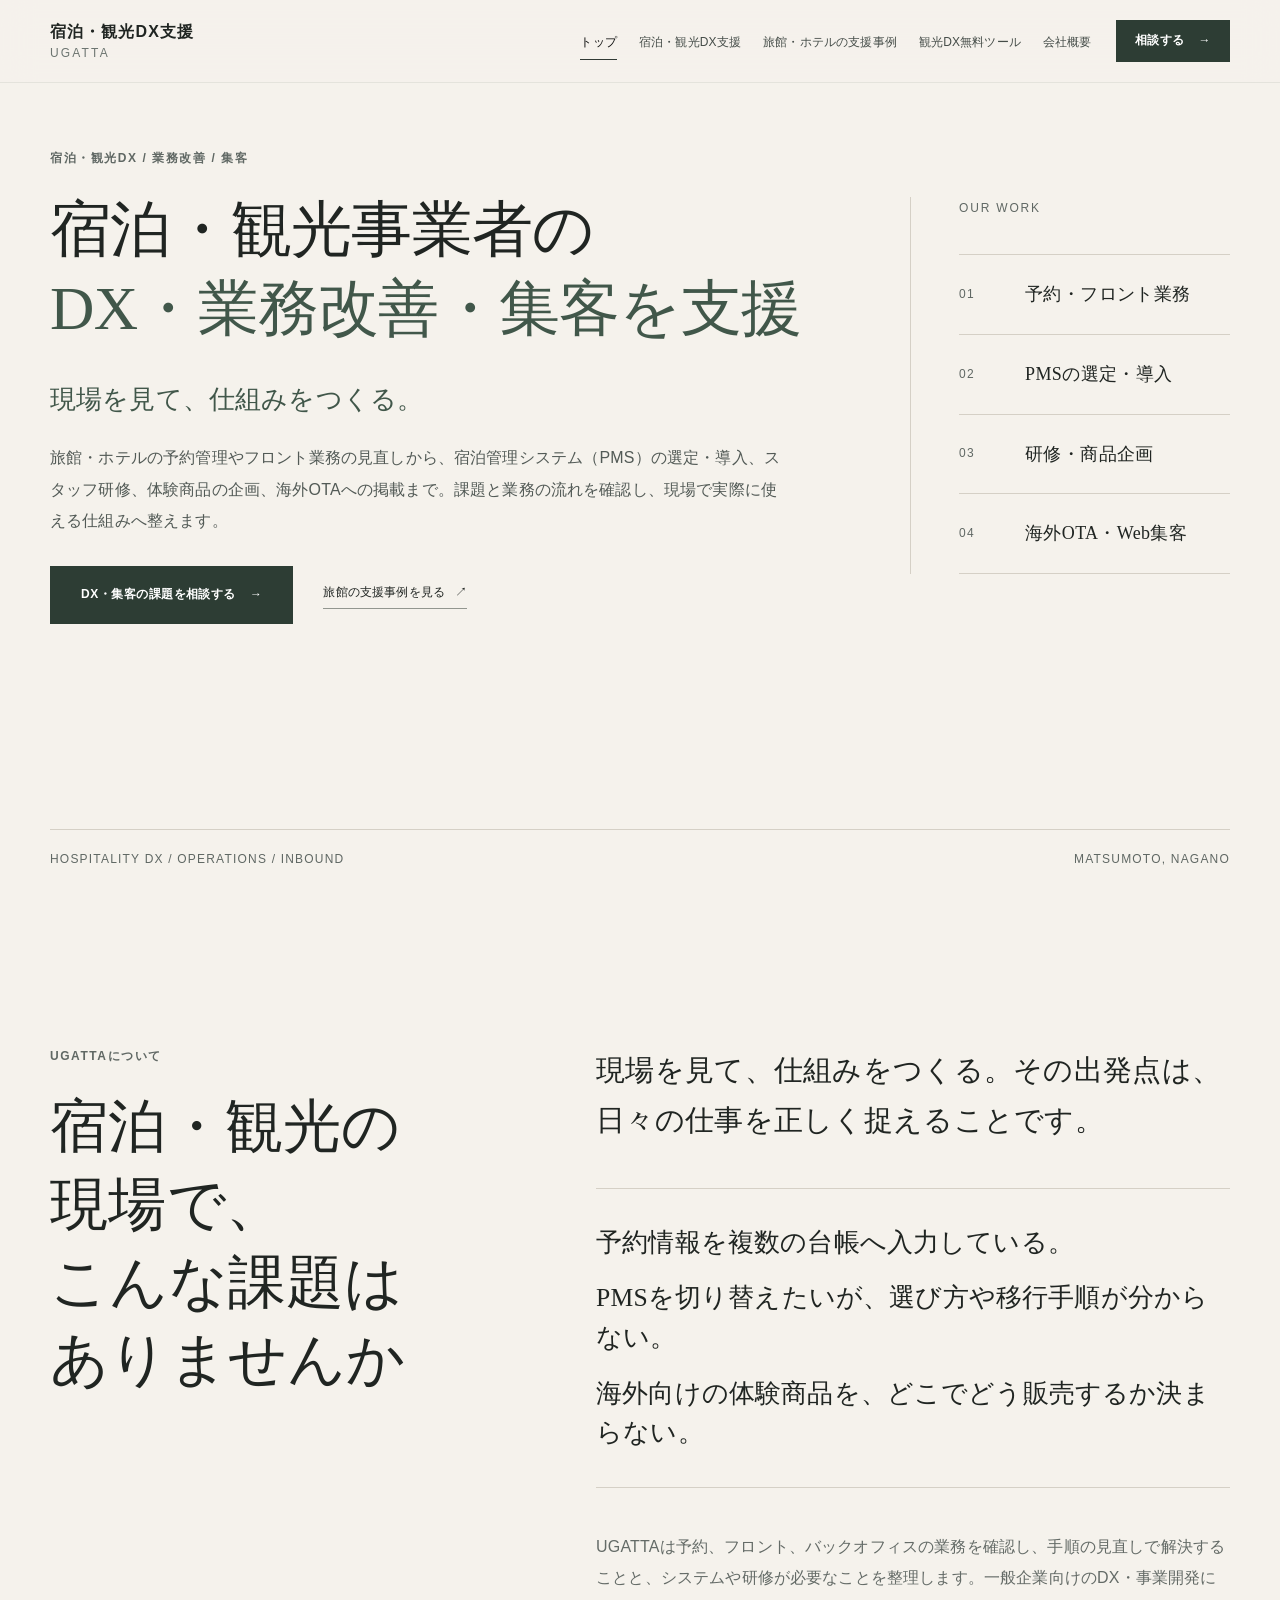
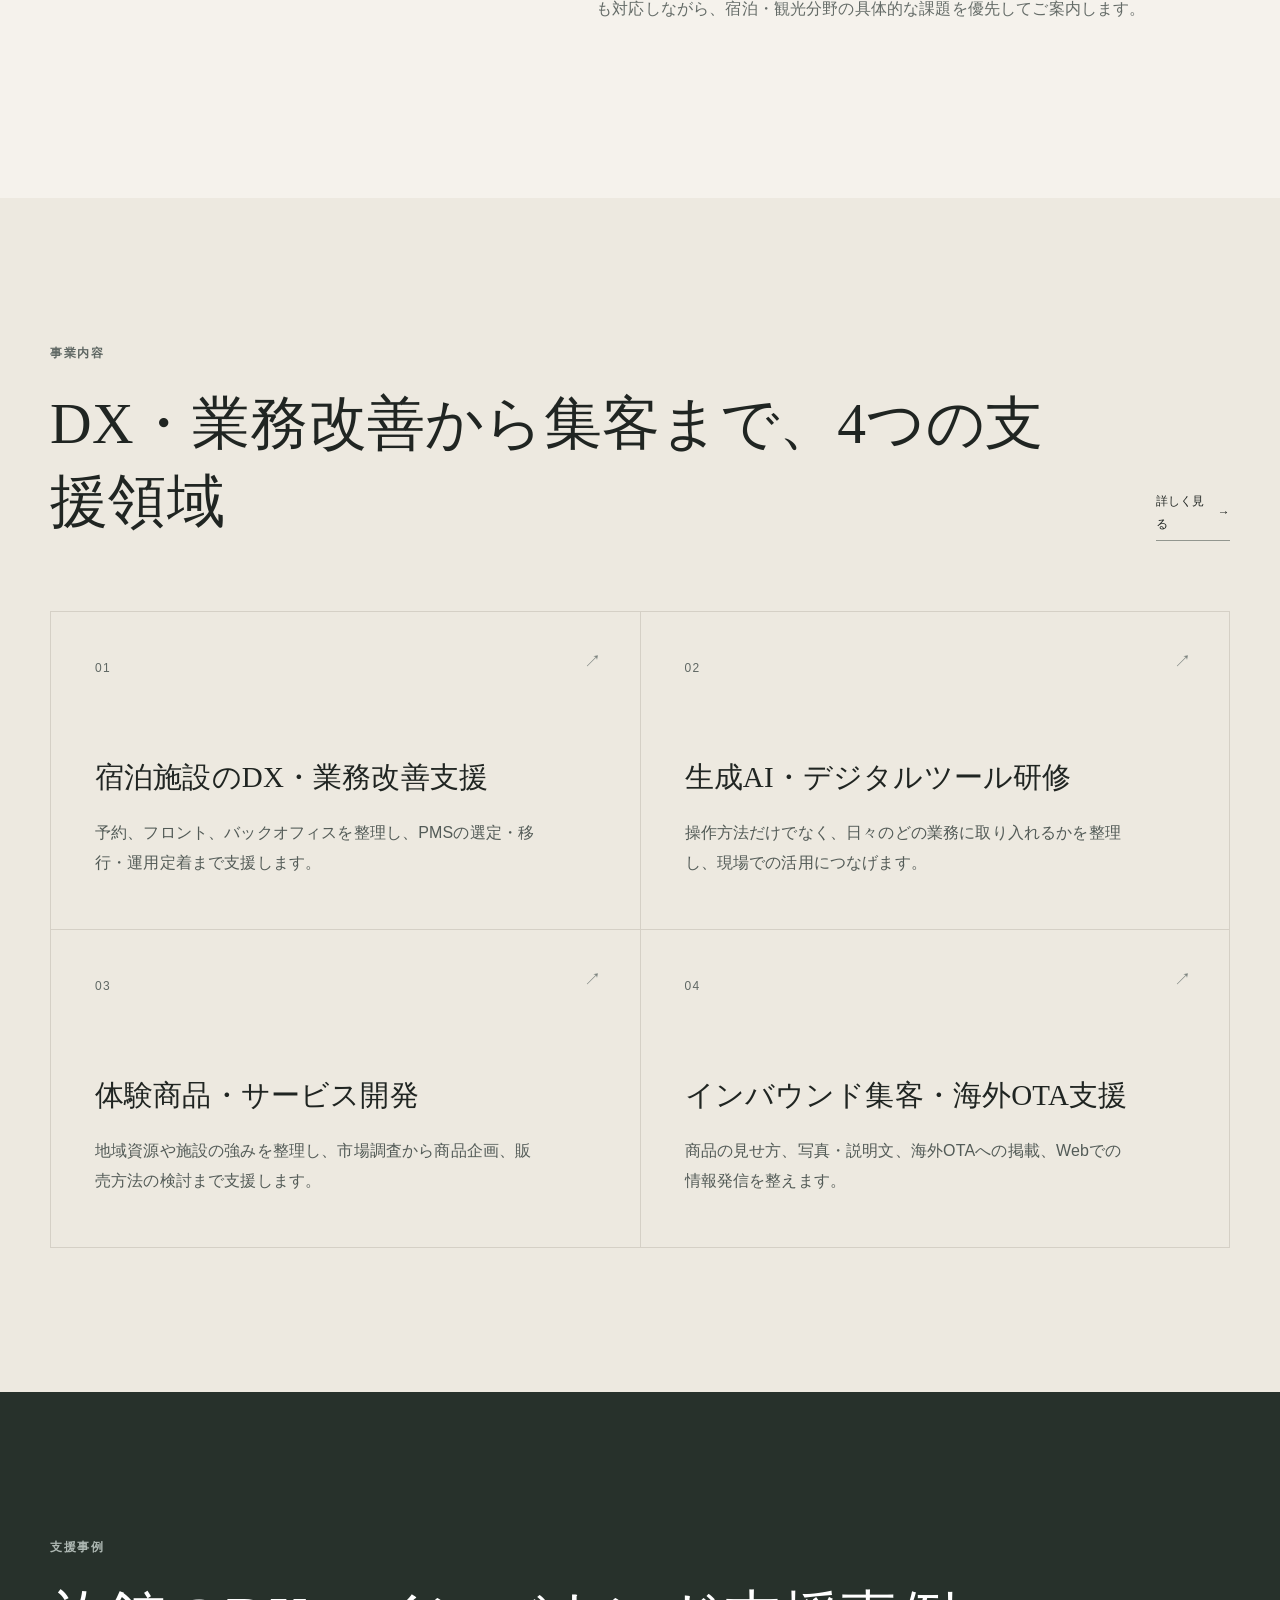
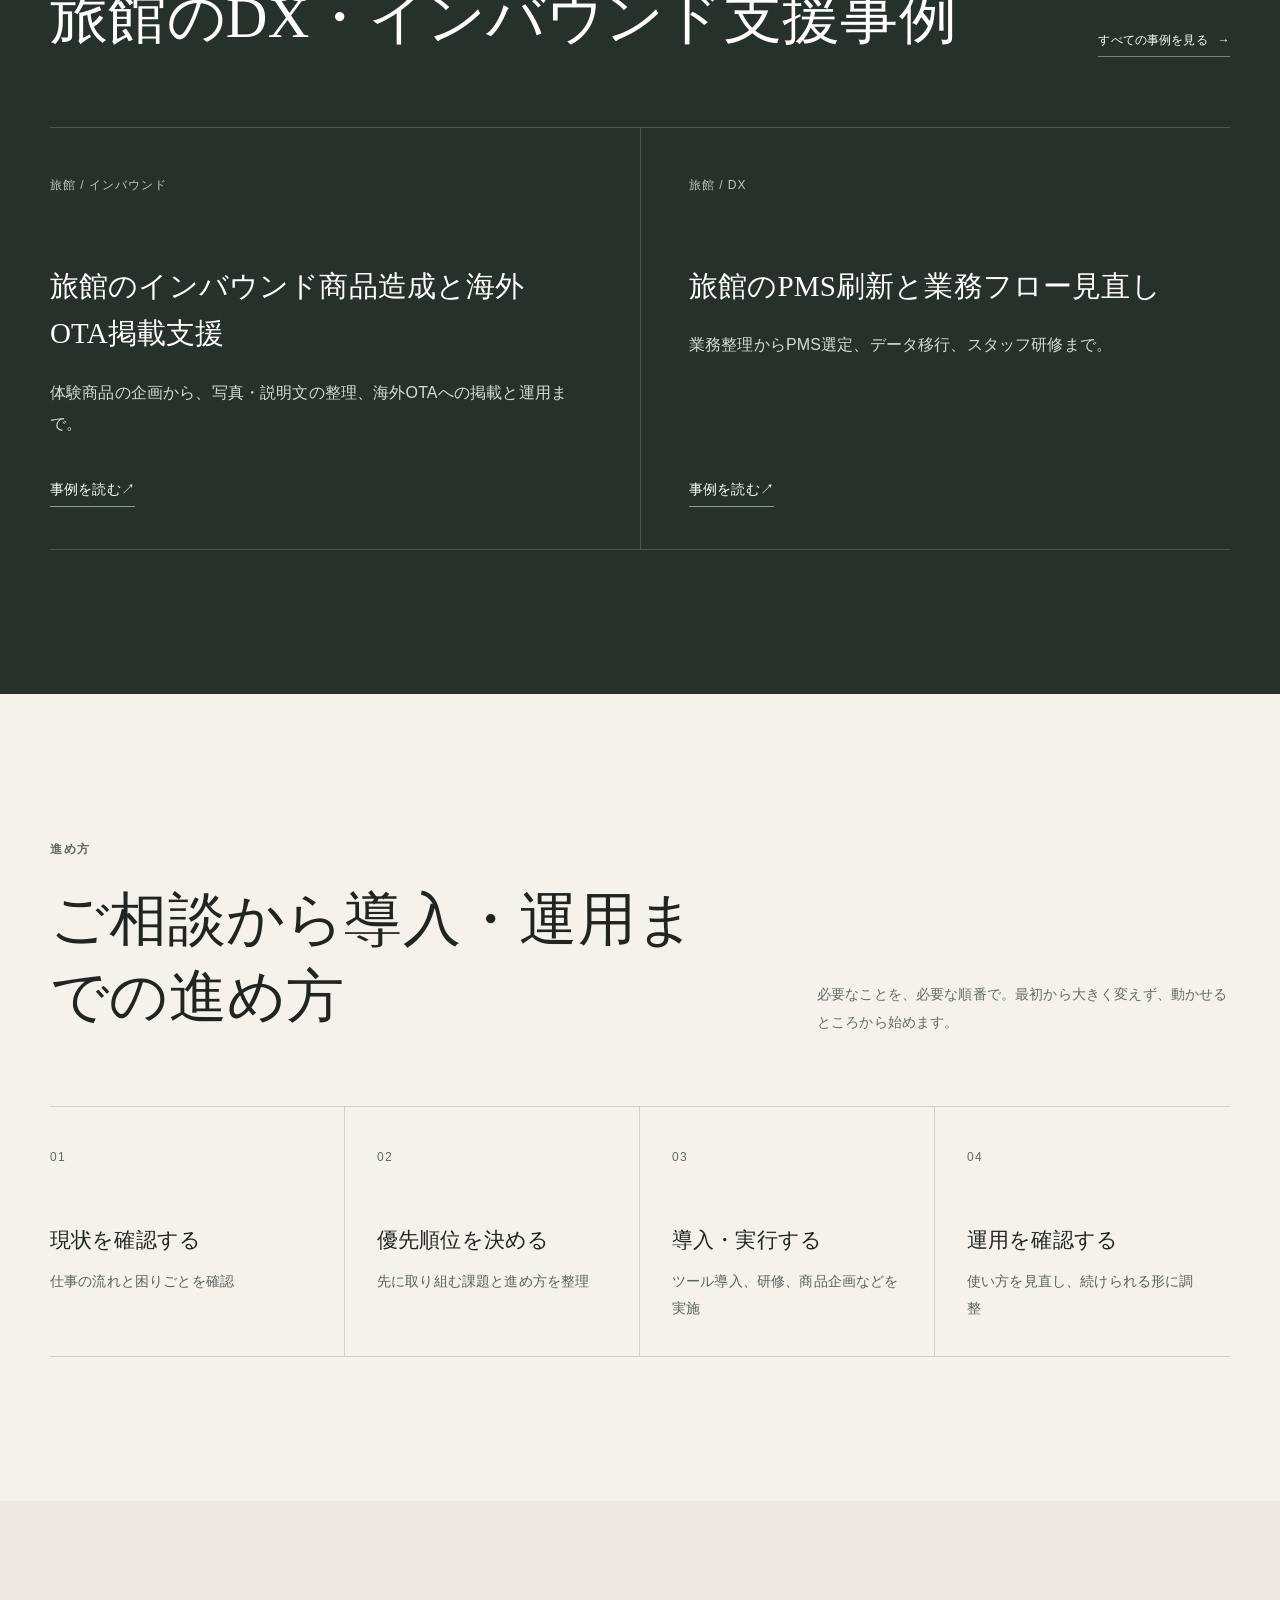
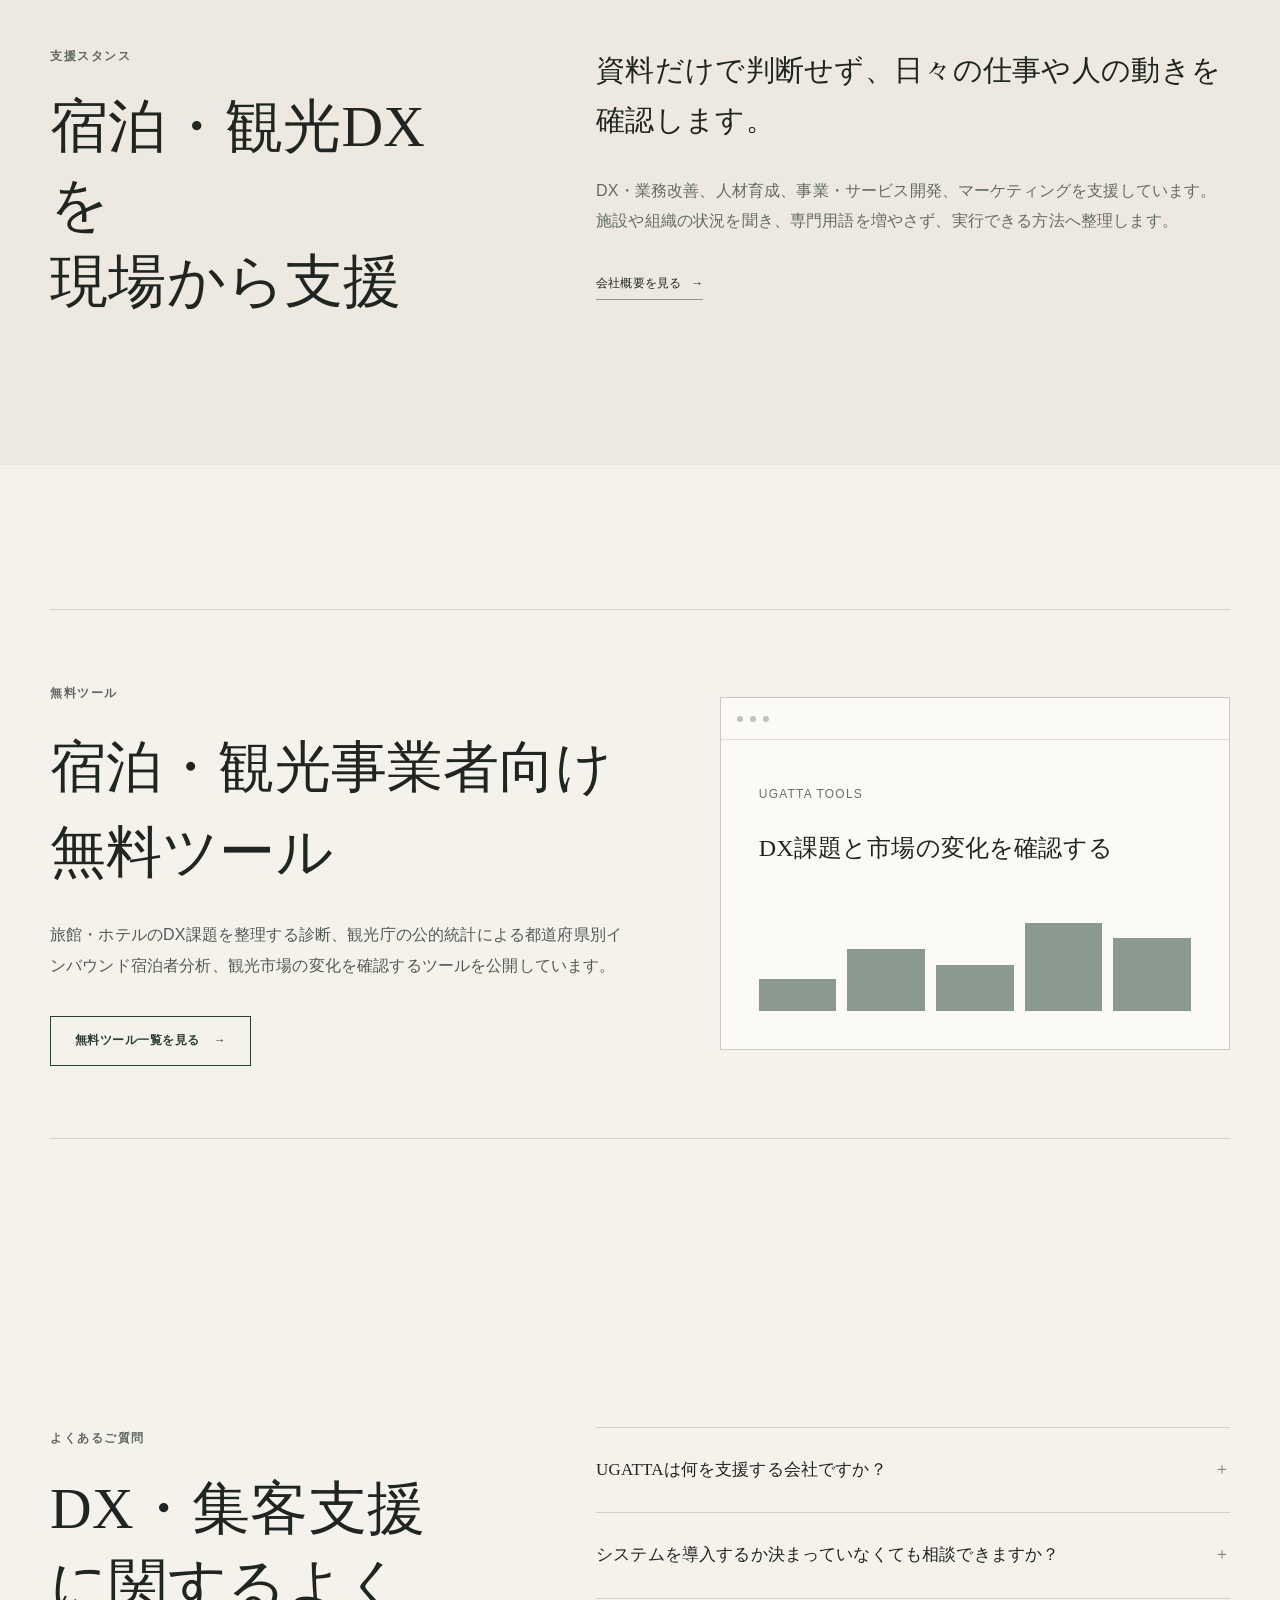
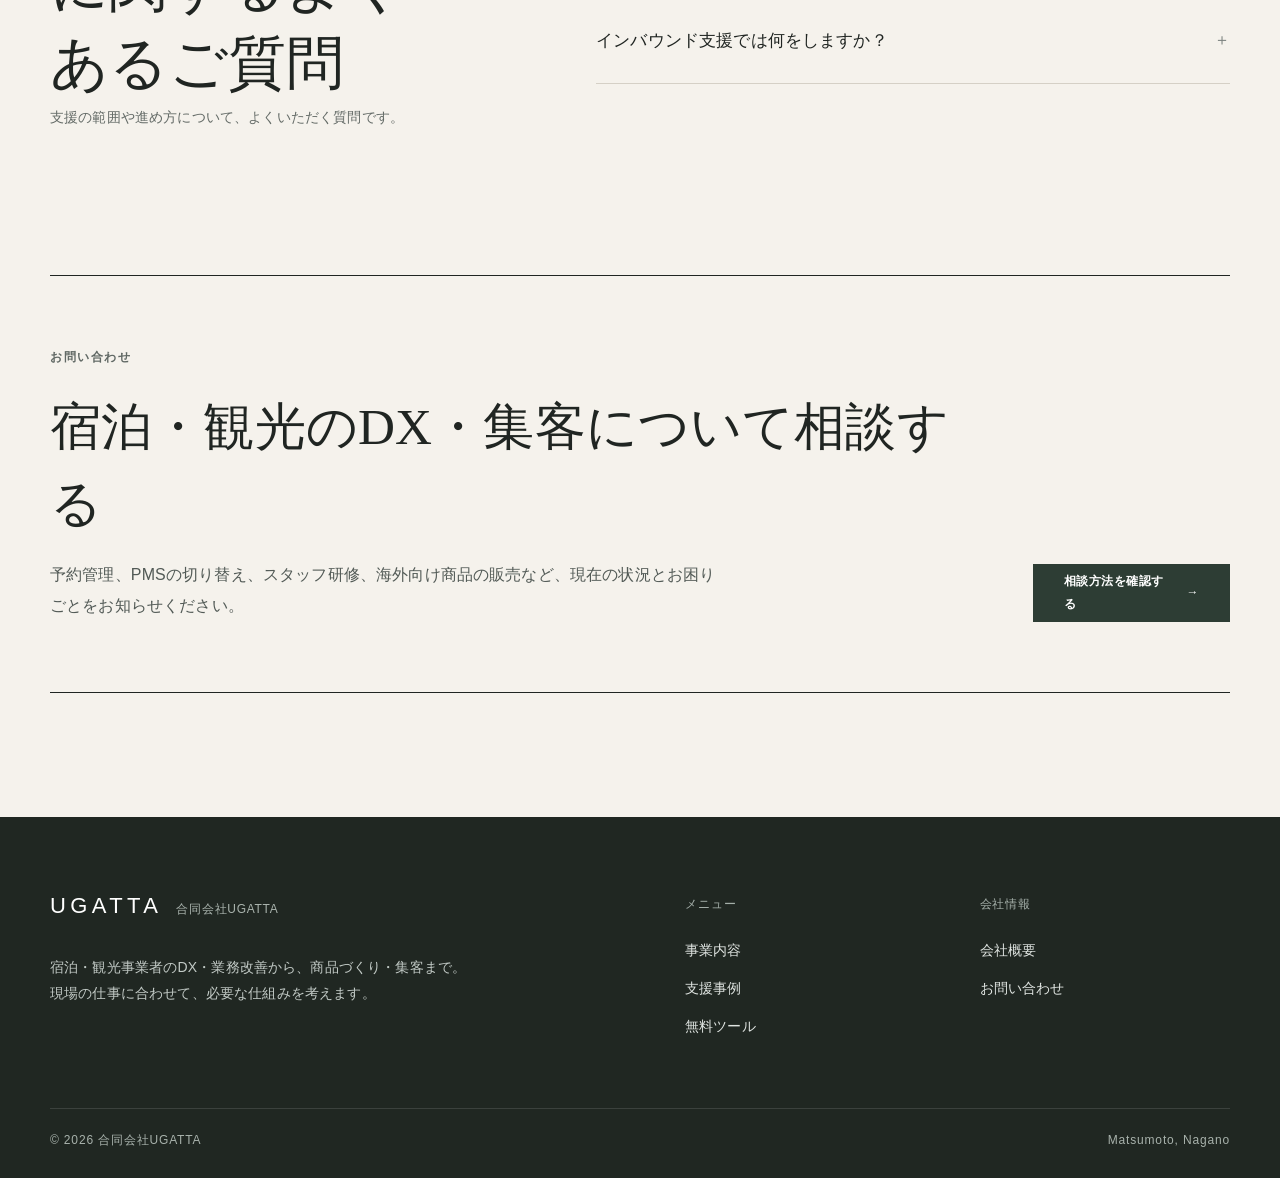
<file: index.html>
<!DOCTYPE html>

<html lang="ja">
<head>
<!-- Google tag (gtag.js) -->
<script async="" src="https://www.googletagmanager.com/gtag/js?id=G-QS9HSHCY33"></script>
<script>
    window.dataLayer = window.dataLayer || [];
    function gtag(){dataLayer.push(arguments);}
    gtag('js', new Date());
    gtag('config', 'G-QS9HSHCY33');
  </script>
<meta charset="utf-8"/>
<meta content="width=device-width, initial-scale=1.0" name="viewport"/>
<title>宿泊・観光事業者のDX・業務改善・集客支援｜UGATTA</title>
<meta content="旅館・ホテルなど宿泊・観光事業者のDX・業務改善・集客を支援。PMS導入、スタッフ研修、体験商品の企画、海外OTA掲載などを現場に合わせて進めます。" name="description"/>
<meta content="noindex,nofollow,noarchive" name="robots"/>
<link href="https://ugatta-llc.com/" rel="canonical"/>
<meta content="ja_JP" property="og:locale"/>
<meta content="website" property="og:type"/>
<meta content="合同会社UGATTA" property="og:site_name"/>
<meta content="宿泊・観光事業者のDX・業務改善・集客支援｜UGATTA" property="og:title"/>
<meta content="旅館・ホテルのPMS導入、スタッフ研修、体験商品の企画、海外OTA掲載などを、現場の状況に合わせて支援します。" property="og:description"/>
<meta content="https://ugatta-llc.com/" property="og:url"/>
<meta content="https://ugatta-llc.com/og-image.jpg" property="og:image"/>
<meta content="summary_large_image" name="twitter:card"/>
<meta content="宿泊・観光事業者のDX・業務改善・集客支援｜UGATTA" name="twitter:title"/>
<meta content="旅館・ホテルのDX・業務改善から体験商品、海外OTA掲載まで、現場に合わせて支援します。" name="twitter:description"/>
<meta content="https://ugatta-llc.com/og-image.jpg" name="twitter:image"/>
<meta content="#41574A" name="theme-color"/>
<link href="favicon.ico" rel="icon"/>
<link href="favicon-32x32.png" rel="icon" sizes="32x32" type="image/png"/>
<link href="apple-touch-icon.png" rel="apple-touch-icon"/>
<link href="css/style.css" rel="stylesheet"/>
<script type="application/ld+json">
  {
    "@context":"https://schema.org",
    "@graph":[
      {
        "@type":"Organization",
        "@id":"https://ugatta-llc.com/#organization",
        "name":"合同会社UGATTA",
        "alternateName":"UGATTA",
        "url":"https://ugatta-llc.com/",
        "foundingDate":"2024-11",
        "address":{"@type":"PostalAddress","addressLocality":"松本市","addressRegion":"長野県","addressCountry":"JP"},
        "description":"宿泊・観光事業者のDX・業務改善・人材育成・商品開発・集客を、現場の状況に合わせて支援する会社です。",
        "knowsAbout":["宿泊施設のDX支援","業務改善","宿泊管理システム（PMS）の導入支援","デジタル人材育成","生成AI活用","体験商品開発","海外OTA掲載支援","インバウンド集客"]
      },
      {
        "@type":"WebSite",
        "@id":"https://ugatta-llc.com/#website",
        "url":"https://ugatta-llc.com/",
        "name":"合同会社UGATTA",
        "publisher":{"@id":"https://ugatta-llc.com/#organization"},
        "inLanguage":"ja-JP"
      },
      {
        "@type":"WebPage",
        "@id":"https://ugatta-llc.com/#webpage",
        "url":"https://ugatta-llc.com/",
        "name":"宿泊・観光事業者のDX・業務改善・集客支援｜UGATTA",
        "description":"旅館・ホテルなど宿泊・観光事業者のDX・業務改善・集客を、現場の状況に合わせて支援します。",
        "isPartOf":{"@id":"https://ugatta-llc.com/#website"},
        "about":{"@id":"https://ugatta-llc.com/#organization"},
        "inLanguage":"ja-JP"
      }
    ]
  }
  </script>
</head>
<body>
<a class="skip-link" href="#main">本文へ移動</a>
<header class="site-header" data-header="">
<div class="container header-inner">
<a aria-label="宿泊・観光DX支援 UGATTA トップページ" class="brand brand--topic" href="./">
<span class="brand-copy"><strong>宿泊・観光DX支援</strong><small>UGATTA</small></span>
</a>
<button aria-controls="global-nav" aria-expanded="false" aria-label="メニューを開く" class="menu-toggle" data-menu-toggle="" type="button"><span></span><span></span><span></span></button>
<nav aria-label="メインナビゲーション" class="global-nav" data-nav="" id="global-nav">
<ul>
<li><a aria-current="page" href="./">トップ</a></li>
<li><a href="services.html">宿泊・観光DX支援</a></li>
<li><a href="ugatta_case_studies.html">旅館・ホテルの支援事例</a></li>
<li><a href="useful.html">観光DX無料ツール</a></li>
<li><a href="about.html">会社概要</a></li>
</ul>
<a class="button button--small" data-analytics-event="contact_page_click" data-contact-destination="contact_page" href="contact.html">相談する<span aria-hidden="true">→</span></a>
</nav>
</div>
</header>
<main id="main">
<section class="hero hero--home">
<div class="container hero-grid">
<div class="hero-copy">
<p class="eyebrow">宿泊・観光DX / 業務改善 / 集客</p>
<h1><span class="hero-title-line">宿泊・観光事業者の</span><span class="hero-title-line hero-title-line--accent">DX・業務改善・<wbr/>集客を支援</span></h1>
<p class="hero-kicker">現場を見て、仕組みをつくる。</p>
<p class="hero-lead">旅館・ホテルの予約管理やフロント業務の見直しから、宿泊管理システム（PMS）の選定・導入、スタッフ研修、体験商品の企画、海外OTAへの掲載まで。課題と業務の流れを確認し、現場で実際に使える仕組みへ整えます。</p>
<div class="hero-actions">
<a class="button button--large" data-analytics-event="contact_page_click" data-contact-destination="contact_page" href="contact.html">DX・集客の課題を相談する<span aria-hidden="true">→</span></a>
<a class="text-link" href="ugatta_case_studies.html">旅館の支援事例を見る<span aria-hidden="true">↗</span></a>
</div>
</div>
<aside aria-label="UGATTAの支援領域" class="hero-visual">
<p class="hero-aside-label">OUR WORK</p>
<ol class="hero-work-list">
<li><span>01</span><strong>予約・フロント業務</strong></li>
<li><span>02</span><strong>PMSの選定・導入</strong></li>
<li><span>03</span><strong>研修・商品企画</strong></li>
<li><span>04</span><strong>海外OTA・Web集客</strong></li>
</ol>
</aside>
</div>
<div class="container hero-note"><span>HOSPITALITY DX / OPERATIONS / INBOUND</span><span>MATSUMOTO, NAGANO</span></div>
</section>
<section class="section intro-section">
<div class="container intro-grid reveal">
<div>
<p class="eyebrow">UGATTAについて</p>
<h2 class="section-title section-title--left">宿泊・観光の現場で、<br/>こんな課題はありませんか</h2>
</div>
<div class="intro-copy">
<p class="lead-copy">現場を見て、仕組みをつくる。その出発点は、日々の仕事を正しく捉えることです。</p>
<div aria-label="業務を見るときの視点" class="question-lines">
<p>予約情報を複数の台帳へ入力している。</p>
<p>PMSを切り替えたいが、選び方や移行手順が分からない。</p>
<p>海外向けの体験商品を、どこでどう販売するか決まらない。</p>
</div>
<p>UGATTAは予約、フロント、バックオフィスの業務を確認し、手順の見直しで解決することと、システムや研修が必要なことを整理します。一般企業向けのDX・事業開発にも対応しながら、宿泊・観光分野の具体的な課題を優先してご案内します。</p>
</div>
</div>
</section>
<section class="section section--tint">
<div class="container">
<div class="section-heading reveal">
<div><p class="eyebrow">事業内容</p><h2 class="section-title">DX・業務改善から集客まで、4つの支援領域</h2></div>
<a class="text-link" href="services.html">詳しく見る<span aria-hidden="true">→</span></a>
</div>
<div class="service-grid reveal">
<a class="service-tile" href="services.html#dx"><span class="service-index">01</span><h3>宿泊施設のDX・業務改善支援</h3><p>予約、フロント、バックオフィスを整理し、PMSの選定・移行・運用定着まで支援します。</p><span class="tile-arrow">↗</span></a>
<a class="service-tile" href="services.html#training"><span class="service-index">02</span><h3>生成AI・デジタルツール研修</h3><p>操作方法だけでなく、日々のどの業務に取り入れるかを整理し、現場での活用につなげます。</p><span class="tile-arrow">↗</span></a>
<a class="service-tile" href="services.html#business"><span class="service-index">03</span><h3>体験商品・サービス開発</h3><p>地域資源や施設の強みを整理し、市場調査から商品企画、販売方法の検討まで支援します。</p><span class="tile-arrow">↗</span></a>
<a class="service-tile" href="services.html#marketing"><span class="service-index">04</span><h3>インバウンド集客・海外OTA支援</h3><p>商品の見せ方、写真・説明文、海外OTAへの掲載、Webでの情報発信を整えます。</p><span class="tile-arrow">↗</span></a>
</div>
</div>
</section>
<section class="section section--dark">
<div class="container">
<div class="section-heading section-heading--light reveal">
<div><p class="eyebrow eyebrow--light">支援事例</p><h2 class="section-title section-title--light">旅館のDX・インバウンド支援事例</h2></div>
<a class="text-link text-link--light" href="ugatta_case_studies.html">すべての事例を見る<span aria-hidden="true">→</span></a>
</div>
<div class="case-preview-grid reveal">
<article class="case-preview"><span class="case-label">旅館 / インバウンド</span><h3>旅館のインバウンド商品造成と海外OTA掲載支援</h3><p>体験商品の企画から、写真・説明文の整理、海外OTAへの掲載と運用まで。</p><a href="ugatta_case_studies.html#case-inbound">事例を読む<span aria-hidden="true">↗</span></a></article>
<article class="case-preview"><span class="case-label">旅館 / DX</span><h3>旅館のPMS刷新と業務フロー見直し</h3><p>業務整理からPMS選定、データ移行、スタッフ研修まで。</p><a href="ugatta_case_studies.html#case-dx">事例を読む<span aria-hidden="true">↗</span></a></article>
</div>
</div>
</section>
<section class="section process-section">
<div class="container">
<div class="section-heading reveal">
<div><p class="eyebrow">進め方</p><h2 class="section-title">ご相談から導入・運用までの進め方</h2></div>
<p class="section-description">必要なことを、必要な順番で。最初から大きく変えず、動かせるところから始めます。</p>
</div>
<ol class="process-list reveal">
<li><span>01</span><div><h3>現状を確認する</h3><p>仕事の流れと困りごとを確認</p></div></li>
<li><span>02</span><div><h3>優先順位を決める</h3><p>先に取り組む課題と進め方を整理</p></div></li>
<li><span>03</span><div><h3>導入・実行する</h3><p>ツール導入、研修、商品企画などを実施</p></div></li>
<li><span>04</span><div><h3>運用を確認する</h3><p>使い方を見直し、続けられる形に調整</p></div></li>
</ol>
</div>
</section>
<section class="section section--tint">
<div class="container about-message-grid reveal">
<div><p class="eyebrow">支援スタンス</p><h2 class="section-title section-title--left">宿泊・観光DXを<br/>現場から支援</h2></div>
<div class="intro-copy"><p class="lead-copy">資料だけで判断せず、日々の仕事や人の動きを確認します。</p><p>DX・業務改善、人材育成、事業・サービス開発、マーケティングを支援しています。施設や組織の状況を聞き、専門用語を増やさず、実行できる方法へ整理します。</p><a class="text-link" href="about.html">会社概要を見る<span aria-hidden="true">→</span></a></div>
</div>
</section>
<section class="section tool-section">
<div class="container tool-panel reveal">
<div>
<p class="eyebrow">無料ツール</p>
<h2>宿泊・観光事業者向け<br/>無料ツール</h2>
<p>旅館・ホテルのDX課題を整理する診断、観光庁の公的統計による都道府県別インバウンド宿泊者分析、観光市場の変化を確認するツールを公開しています。</p>
<a class="button button--outline" href="useful.html">無料ツール一覧を見る<span aria-hidden="true">→</span></a>
</div>
<div aria-hidden="true" class="tool-window">
<div class="tool-window__bar"><i></i><i></i><i></i></div>
<div class="tool-window__body"><span>UGATTA TOOLS</span><strong>DX課題と市場の変化を確認する</strong><div class="mini-bars"><i></i><i></i><i></i><i></i><i></i></div></div>
</div>
</div>
</section>
<section class="section qa-section">
<div class="container qa-grid reveal">
<div><p class="eyebrow">よくあるご質問</p><h2 class="section-title section-title--left">DX・集客支援に関するよくあるご質問</h2><p class="section-description">支援の範囲や進め方について、よくいただく質問です。</p></div>
<div class="accordion-list">
<details><summary>UGATTAは何を支援する会社ですか？</summary><p>DX・業務改善、人材育成、事業・サービス開発、マーケティングを支援しています。宿泊・観光分野の実務経験を生かした支援にも取り組んでいます。</p></details>
<details><summary>システムを導入するか決まっていなくても相談できますか？</summary><p>はい。まず今の業務を確認し、システムが必要か、手順の見直しで解決できるかを整理します。</p></details>
<details><summary>インバウンド支援では何をしますか？</summary><p>体験商品の企画、海外OTAへの掲載、Webでの情報発信などを、施設や地域の状況に合わせて行います。</p></details>
</div>
</div>
</section>
<section class="cta-section reveal">
<div class="container">
<div class="cta-panel">
<div><p class="eyebrow">お問い合わせ</p><h2>宿泊・観光のDX・集客について相談する</h2><p>予約管理、PMSの切り替え、スタッフ研修、海外向け商品の販売など、現在の状況とお困りごとをお知らせください。</p></div>
<a class="button button--large" data-analytics-event="contact_page_click" data-contact-destination="contact_page" href="contact.html">相談方法を確認する<span aria-hidden="true">→</span></a>
</div>
</div>
</section>
</main>
<footer class="site-footer">
<div class="container footer-grid">
<div><a class="brand brand--footer" href="./"><span class="brand-copy"><strong>UGATTA</strong><small>合同会社UGATTA</small></span></a><p class="footer-lead">宿泊・観光事業者のDX・業務改善から、商品づくり・集客まで。<br/>現場の仕事に合わせて、必要な仕組みを考えます。</p></div>
<div class="footer-links">
<div><p class="footer-heading">メニュー</p><a href="services.html">事業内容</a><a href="ugatta_case_studies.html">支援事例</a><a href="useful.html">無料ツール</a></div>
<div><p class="footer-heading">会社情報</p><a href="about.html">会社概要</a><a href="contact.html">お問い合わせ</a></div>
</div>
</div>
<div class="container footer-bottom"><span>© 2026 合同会社UGATTA</span><span>Matsumoto, Nagano</span></div>
</footer>
<script defer="" src="js/script.js"></script>
</body>
</html>
</file>
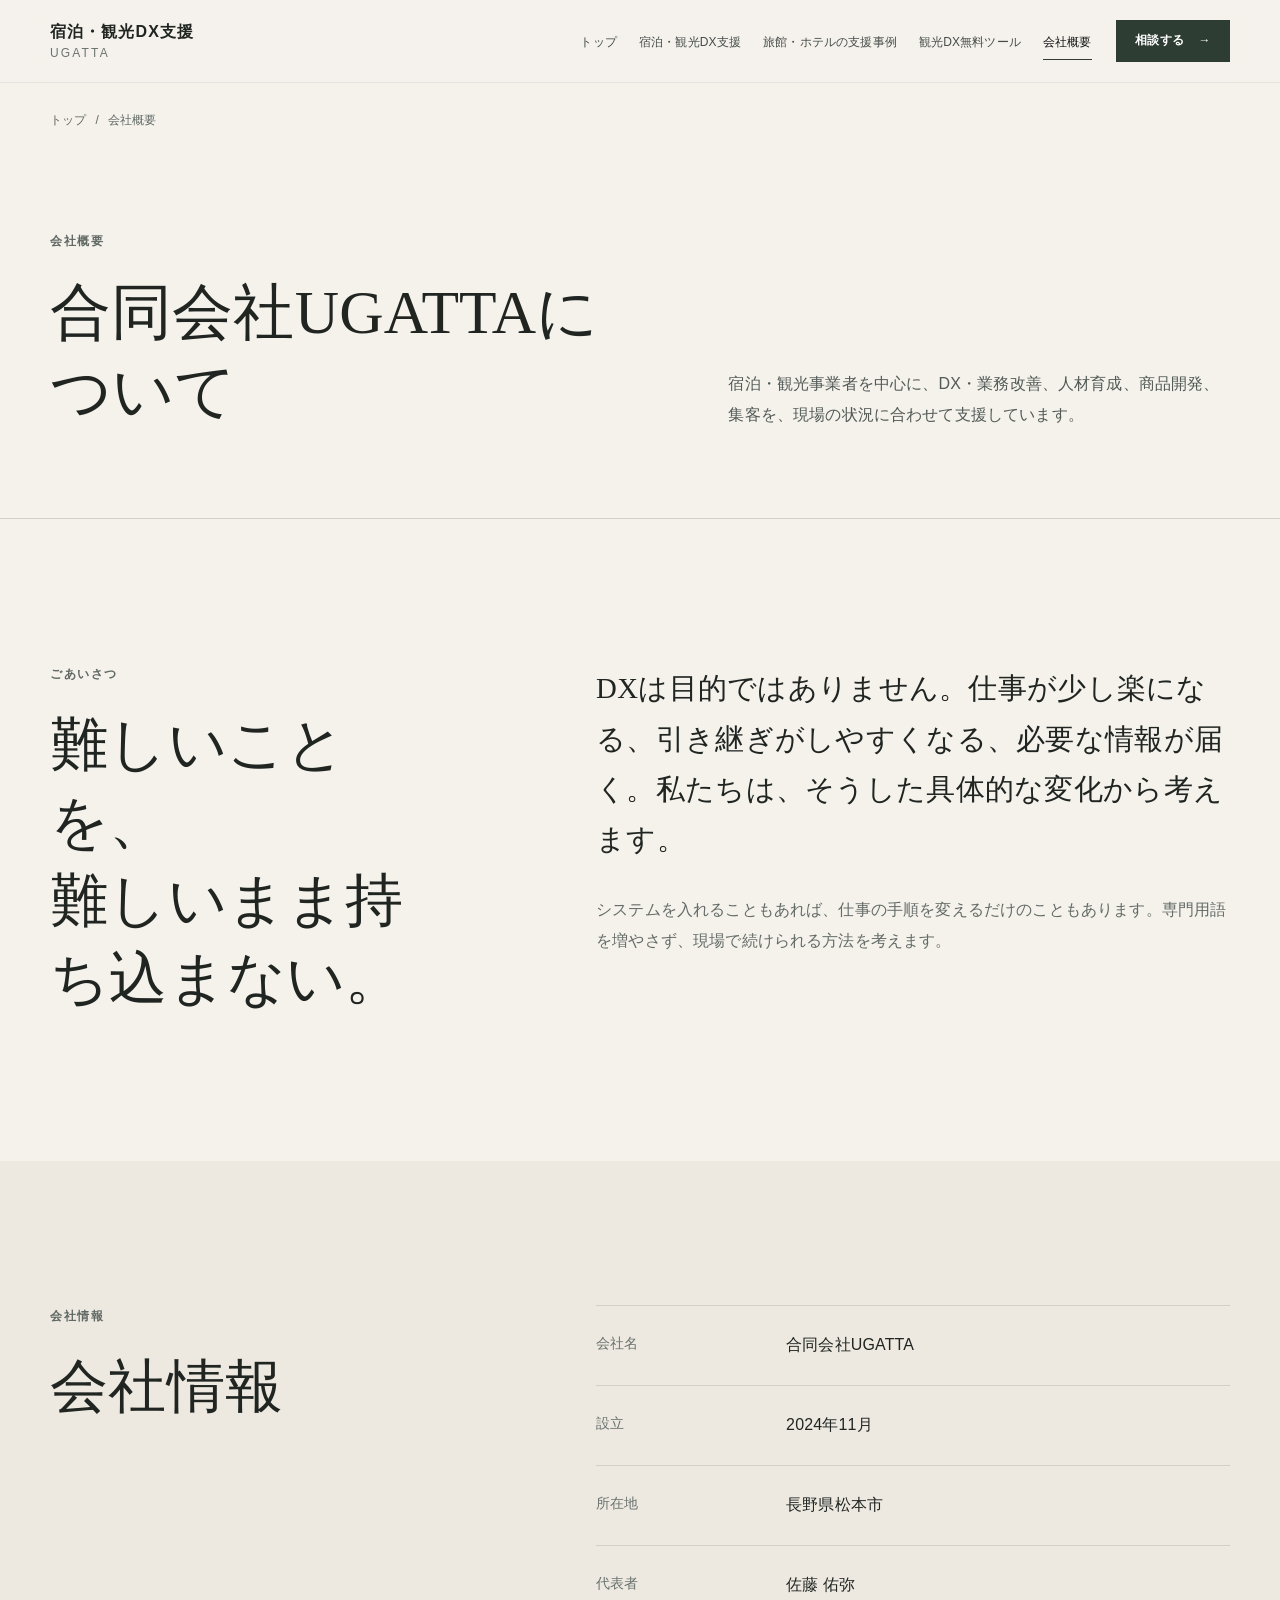
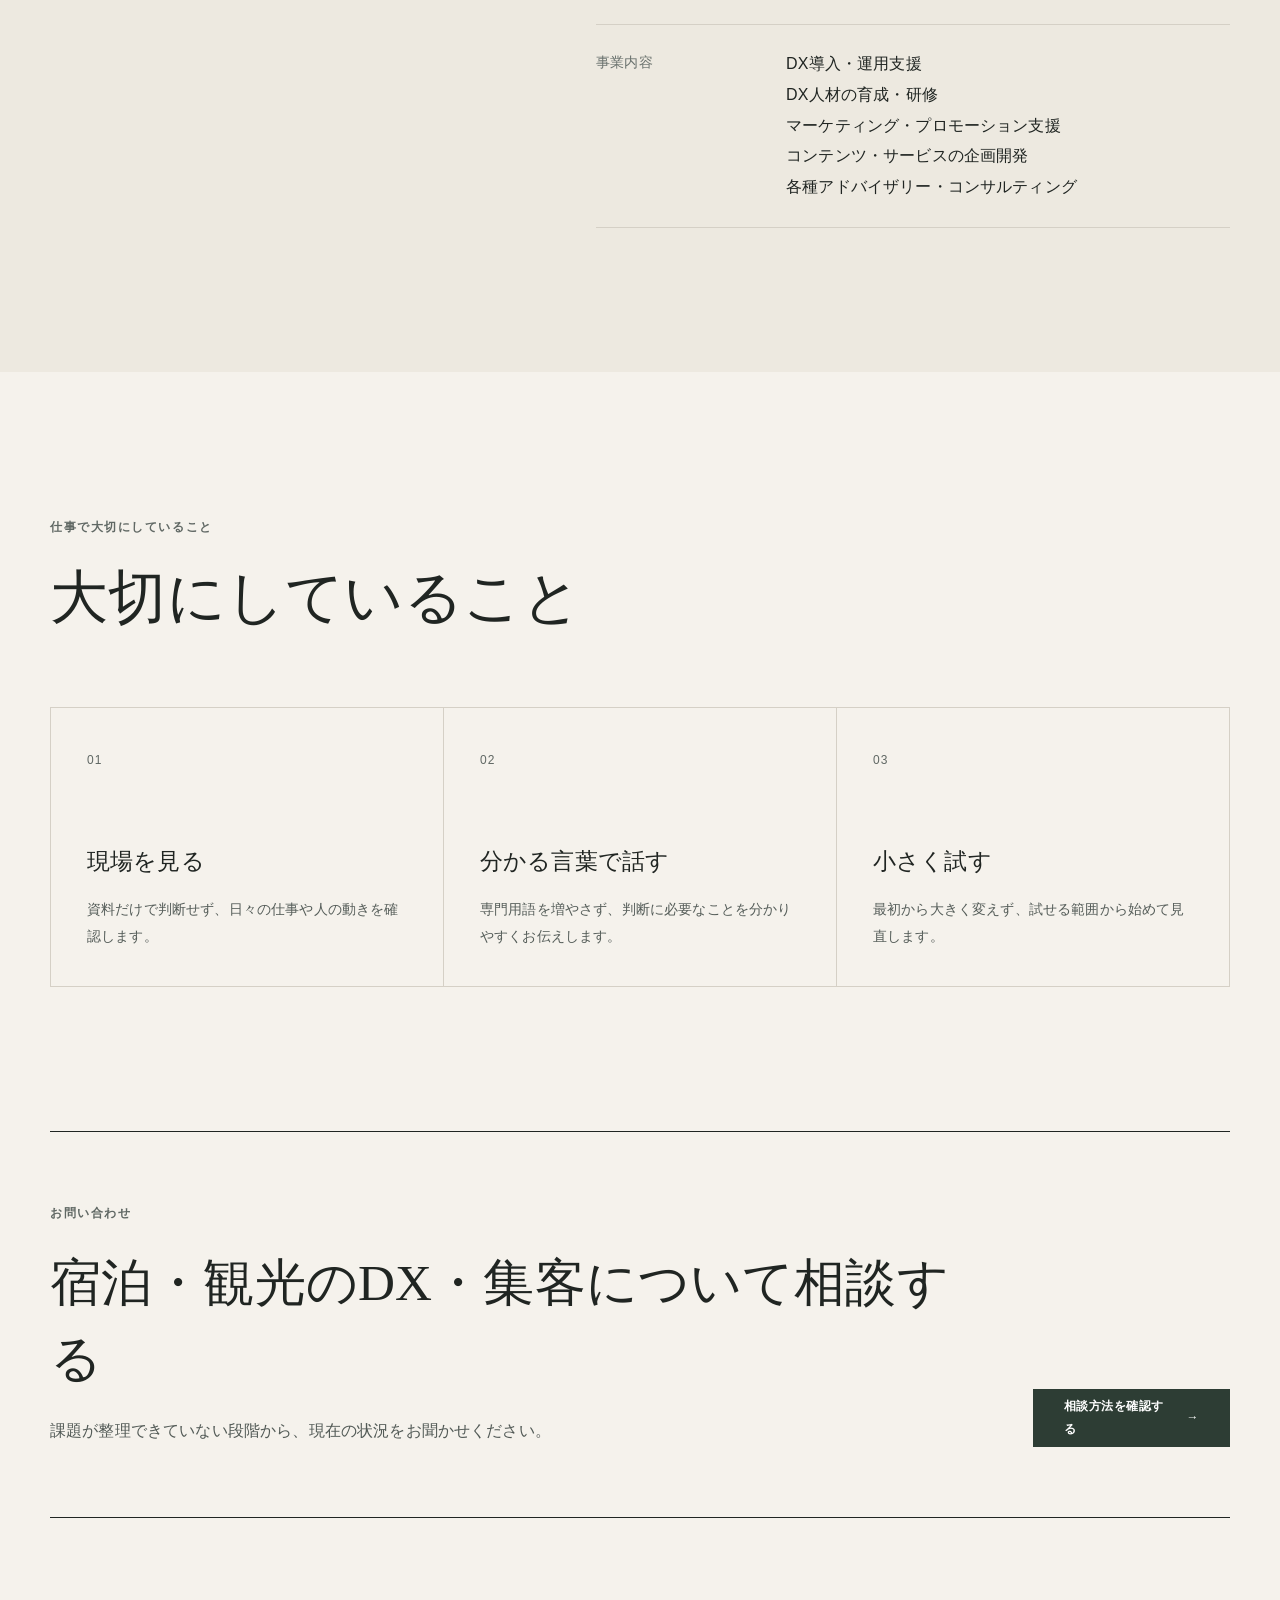
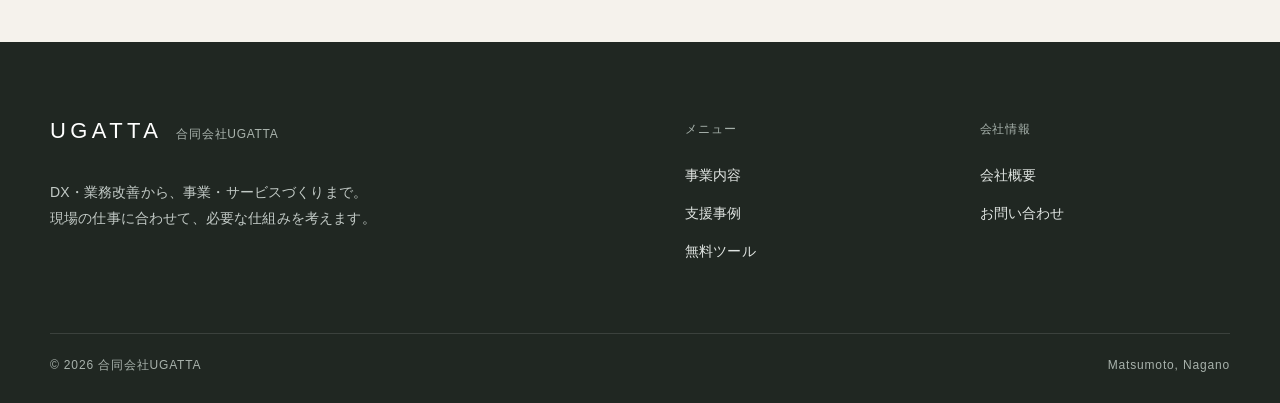
<file: about.html>
<!DOCTYPE html>

<html lang="ja">
<head>
<!-- Google tag (gtag.js) -->
<script async="" src="https://www.googletagmanager.com/gtag/js?id=G-QS9HSHCY33"></script>
<script>
  window.dataLayer = window.dataLayer || [];
  function gtag(){dataLayer.push(arguments);}
  gtag('js', new Date());
  gtag('config', 'G-QS9HSHCY33');
</script>
<meta charset="utf-8"/>
<meta content="width=device-width, initial-scale=1.0" name="viewport"/>
<title>会社概要｜宿泊・観光DX支援｜UGATTA</title>
<meta content="宿泊・観光事業者を中心に、DX・業務改善、人材育成、事業・サービス開発、マーケティング支援を行うUGATTAの会社概要です。" name="description"/>
<meta content="noindex,nofollow,noarchive" name="robots"/>
<link href="https://ugatta-llc.com/about.html" rel="canonical"/>
<meta content="ja_JP" property="og:locale"/>
<meta content="website" property="og:type"/>
<meta content="合同会社UGATTA" property="og:site_name"/>
<meta content="会社概要｜宿泊・観光DX支援｜UGATTA" property="og:title"/>
<meta content="宿泊・観光事業者のDX・業務改善、人材育成、商品開発、集客を支援するUGATTAの会社概要です。" property="og:description"/>
<meta content="https://ugatta-llc.com/about.html" property="og:url"/>
<meta content="https://ugatta-llc.com/og-image.jpg" property="og:image"/>
<meta content="summary_large_image" name="twitter:card"/>
<meta content="会社概要｜宿泊・観光DX支援｜UGATTA" name="twitter:title"/>
<meta content="宿泊・観光事業者のDX・業務改善、人材育成、商品開発、集客を支援するUGATTAの会社概要です。" name="twitter:description"/>
<meta content="https://ugatta-llc.com/og-image.jpg" name="twitter:image"/>
<meta content="#41574A" name="theme-color"/>
<link href="favicon.ico" rel="icon"/>
<link href="favicon-32x32.png" rel="icon" sizes="32x32" type="image/png"/>
<link href="apple-touch-icon.png" rel="apple-touch-icon"/>
<link href="css/style.css" rel="stylesheet"/>
<script type="application/ld+json">
{"@context":"https://schema.org","@graph":[{"@type":"BreadcrumbList","itemListElement":[{"@type":"ListItem","position":1,"name":"トップ","item":"https://ugatta-llc.com/"},{"@type":"ListItem","position":2,"name":"会社概要","item":"https://ugatta-llc.com/about.html"}]},{"@type":"Organization","@id":"https://ugatta-llc.com/#organization","name":"合同会社UGATTA","alternateName":"UGATTA","url":"https://ugatta-llc.com/","description":"宿泊・観光事業者を中心としたDX・業務改善、人材育成、商品開発、集客を支援する会社です。","foundingDate":"2024-11","address":{"@type":"PostalAddress","addressLocality":"松本市","addressRegion":"長野県","addressCountry":"JP"}}]}
</script>
</head>
<body>
<a class="skip-link" href="#main">本文へ移動</a>
<header class="site-header" data-header="">
<div class="container header-inner">
<a aria-label="宿泊・観光DX支援 UGATTA トップページ" class="brand brand--topic" href="./">
<span aria-hidden="true" class="brand-mark">U</span>
<span class="brand-copy"><strong>宿泊・観光DX支援</strong><small>UGATTA</small></span>
</a>
<button aria-controls="global-nav" aria-expanded="false" aria-label="メニューを開く" class="menu-toggle" data-menu-toggle="" type="button">
<span></span><span></span><span></span>
</button>
<nav aria-label="メインナビゲーション" class="global-nav" data-nav="" id="global-nav">
<ul><li><a href="./">トップ</a></li><li><a href="services.html">宿泊・観光DX支援</a></li><li><a href="ugatta_case_studies.html">旅館・ホテルの支援事例</a></li><li><a href="useful.html">観光DX無料ツール</a></li><li><a aria-current="page" href="about.html">会社概要</a></li></ul>
<a class="button button--small" data-analytics-event="contact_page_click" data-contact-destination="contact_page" href="contact.html">相談する<span aria-hidden="true">→</span></a>
</nav>
</div>
</header>
<main id="main">
<nav aria-label="パンくずリスト" class="breadcrumb container"><ol><li><a href="./">トップ</a></li><li aria-current="page">会社概要</li></ol></nav>
<section class="page-hero">
<div class="container page-hero-grid reveal"><div><p class="eyebrow">会社概要</p><h1>合同会社UGATTAについて</h1></div><p>宿泊・観光事業者を中心に、DX・業務改善、人材育成、商品開発、集客を、現場の状況に合わせて支援しています。</p></div>
</section>
<section class="section">
<div class="container about-message-grid reveal"><div><p class="eyebrow">ごあいさつ</p><h2 class="section-title section-title--left">難しいことを、<br/>難しいまま持ち込まない。</h2></div><div class="intro-copy"><p class="lead-copy">DXは目的ではありません。仕事が少し楽になる、引き継ぎがしやすくなる、必要な情報が届く。私たちは、そうした具体的な変化から考えます。</p><p>システムを入れることもあれば、仕事の手順を変えるだけのこともあります。専門用語を増やさず、現場で続けられる方法を考えます。</p></div></div>
</section>
<section class="section section--tint">
<div class="container company-grid reveal"><div><p class="eyebrow">会社情報</p><h2 class="section-title section-title--left">会社情報</h2></div><dl class="company-list"><div><dt>会社名</dt><dd>合同会社UGATTA</dd></div><div><dt>設立</dt><dd>2024年11月</dd></div><div><dt>所在地</dt><dd>長野県松本市</dd></div><div><dt>代表者</dt><dd>佐藤 佑弥</dd></div><div><dt>事業内容</dt><dd>DX導入・運用支援<br/>DX人材の育成・研修<br/>マーケティング・プロモーション支援<br/>コンテンツ・サービスの企画開発<br/>各種アドバイザリー・コンサルティング</dd></div></dl></div>
</section>
<section class="section value-section"><div class="container"><div class="section-heading reveal"><div><p class="eyebrow">仕事で大切にしていること</p><h2 class="section-title">大切にしていること</h2></div></div><div class="value-grid reveal"><div><span>01</span><h3>現場を見る</h3><p>資料だけで判断せず、日々の仕事や人の動きを確認します。</p></div><div><span>02</span><h3>分かる言葉で話す</h3><p>専門用語を増やさず、判断に必要なことを分かりやすくお伝えします。</p></div><div><span>03</span><h3>小さく試す</h3><p>最初から大きく変えず、試せる範囲から始めて見直します。</p></div></div></div></section>
<section class="cta-section reveal">
<div class="container">
<div class="cta-panel">
<div><p class="eyebrow">お問い合わせ</p><h2>宿泊・観光のDX・集客について相談する</h2><p>課題が整理できていない段階から、現在の状況をお聞かせください。</p></div>
<a class="button button--large" data-analytics-event="contact_page_click" data-contact-destination="contact_page" href="contact.html">相談方法を確認する<span aria-hidden="true">→</span></a>
</div>
</div>
</section>
</main>
<footer class="site-footer">
<div class="container footer-grid">
<div>
<a class="brand brand--footer" href="./"><span aria-hidden="true" class="brand-mark">U</span><span class="brand-copy"><strong>UGATTA</strong><small>合同会社UGATTA</small></span></a>
<p class="footer-lead">DX・業務改善から、事業・サービスづくりまで。<br/>現場の仕事に合わせて、必要な仕組みを考えます。</p>
</div>
<div class="footer-links">
<div><p class="footer-heading">メニュー</p><a href="services.html">事業内容</a><a href="ugatta_case_studies.html">支援事例</a><a href="useful.html">無料ツール</a></div>
<div><p class="footer-heading">会社情報</p><a href="about.html">会社概要</a><a href="contact.html">お問い合わせ</a></div>
</div>
</div>
<div class="container footer-bottom"><span>© 2026 合同会社UGATTA</span><span>Matsumoto, Nagano</span></div>
</footer>
<script defer="" src="js/script.js"></script>
</body>
</html>
</file>
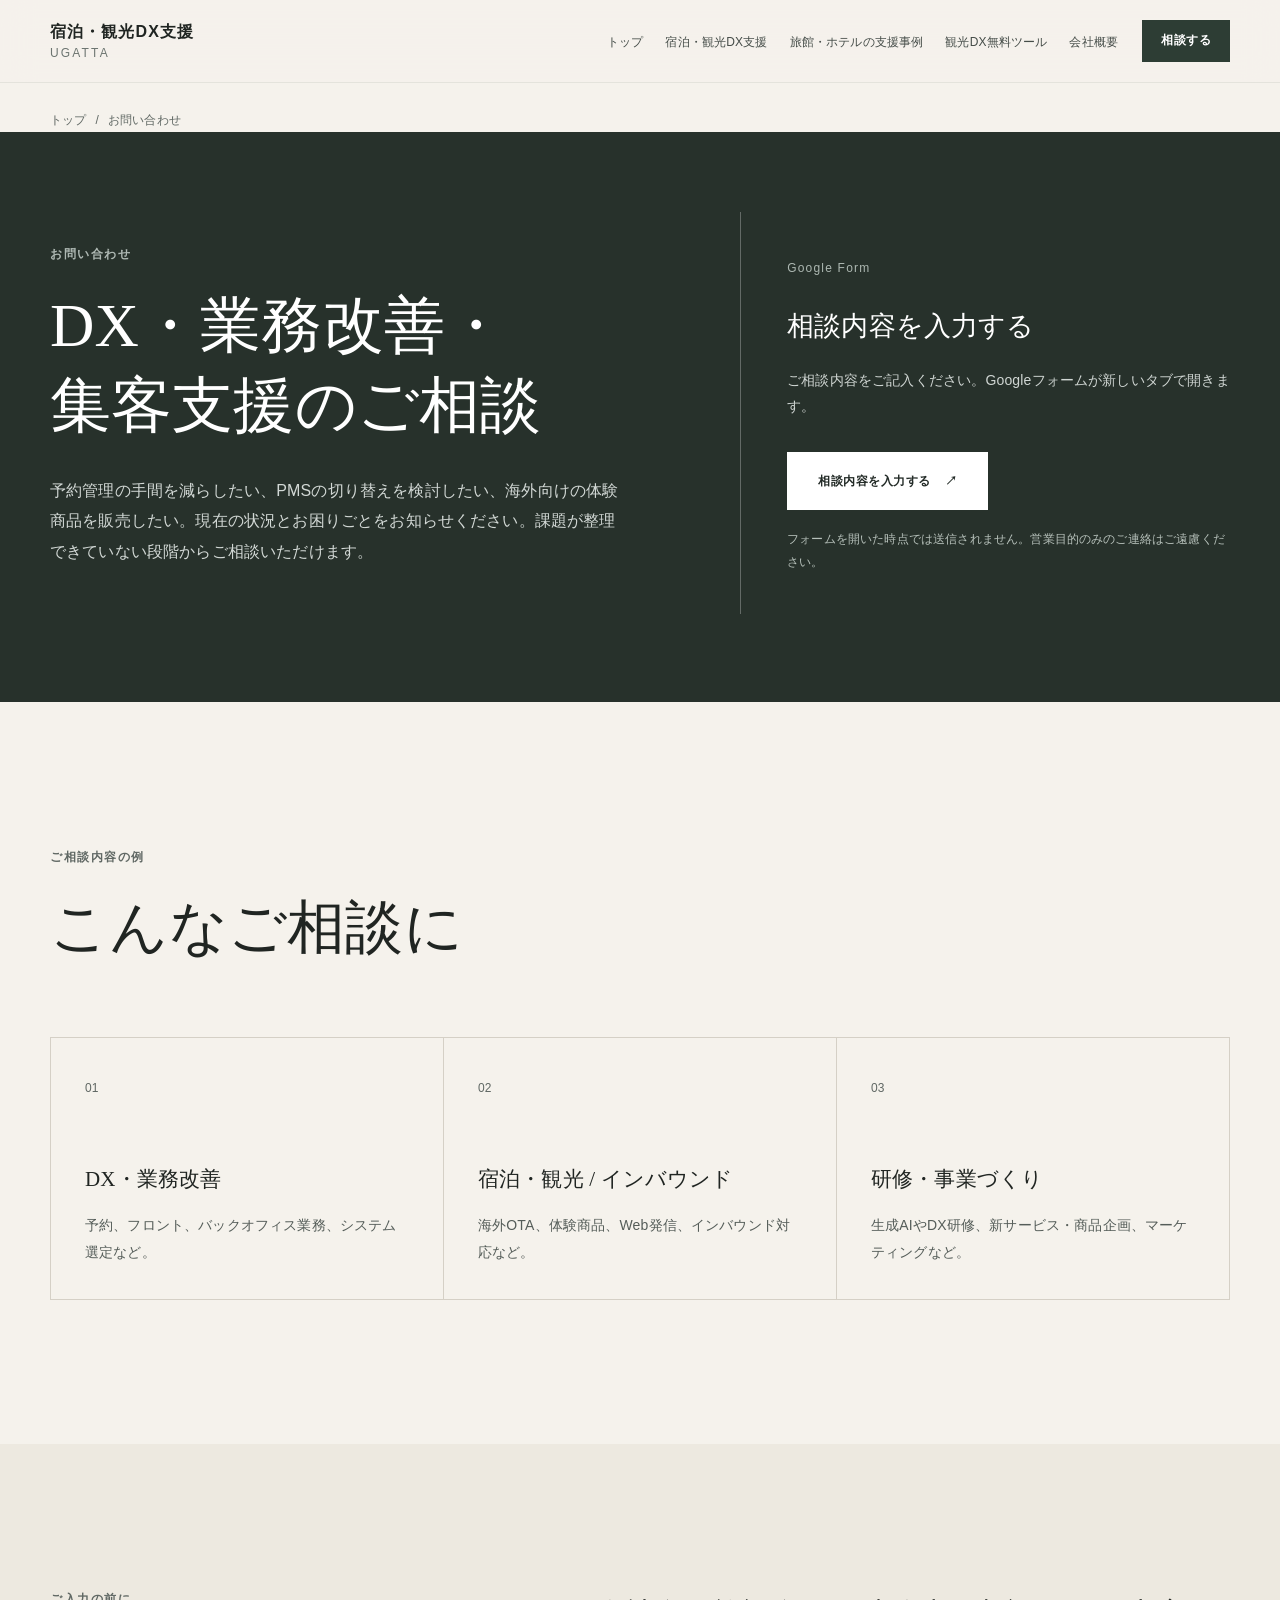
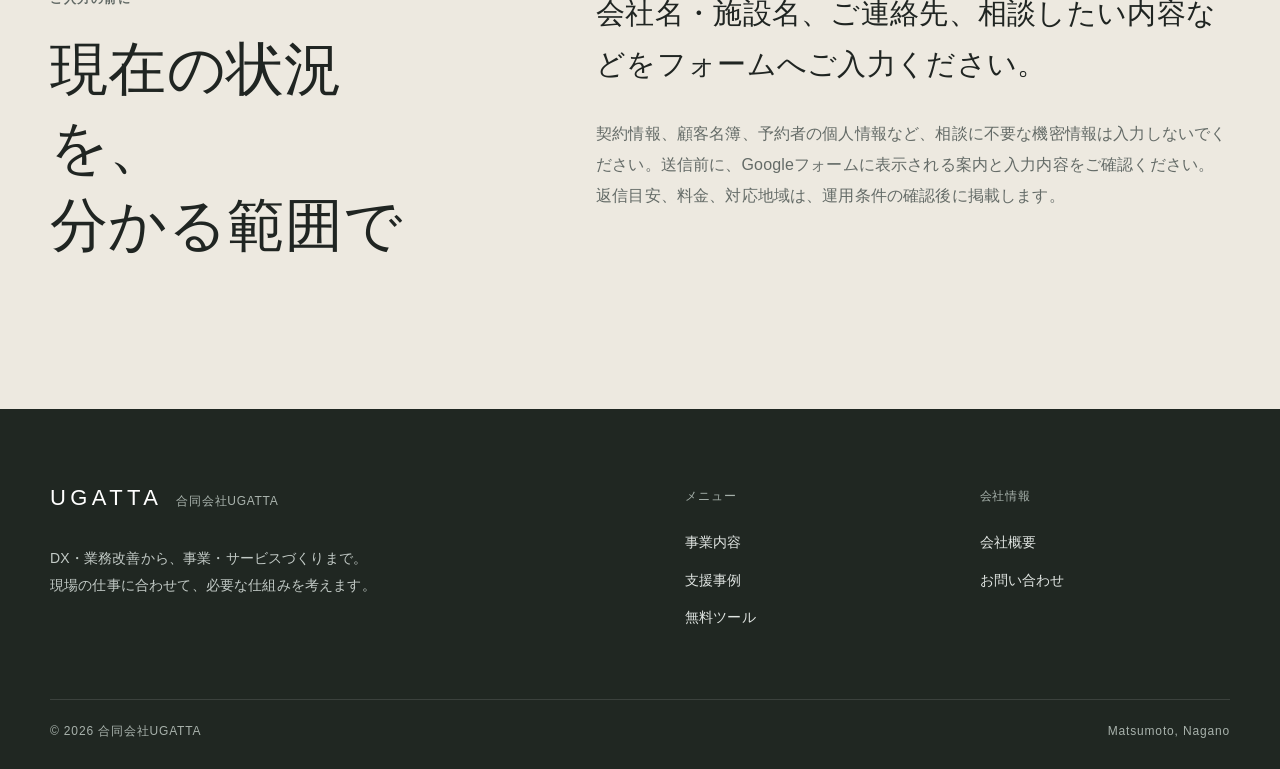
<file: contact.html>
<!DOCTYPE html>

<html lang="ja">
<head>
<!-- Google tag (gtag.js) -->
<script async="" src="https://www.googletagmanager.com/gtag/js?id=G-QS9HSHCY33"></script>
<script>
  window.dataLayer = window.dataLayer || [];
  function gtag(){dataLayer.push(arguments);}
  gtag('js', new Date());
  gtag('config', 'G-QS9HSHCY33');
</script>
<meta charset="utf-8"/>
<meta content="width=device-width, initial-scale=1.0" name="viewport"/>
<title>宿泊・観光のDX・集客支援のご相談｜UGATTA</title>
<meta content="予約管理、PMSの切り替え、スタッフ研修、体験商品、海外OTA掲載など、宿泊・観光事業者のDX・業務改善・集客支援に関するご相談ページです。" name="description"/>
<meta content="noindex,nofollow,noarchive" name="robots"/>
<link href="https://ugatta-llc.com/contact.html" rel="canonical"/>
<meta content="ja_JP" property="og:locale"/>
<meta content="website" property="og:type"/>
<meta content="合同会社UGATTA" property="og:site_name"/>
<meta content="宿泊・観光のDX・集客支援のご相談｜UGATTA" property="og:title"/>
<meta content="予約管理、PMS、研修、体験商品、海外OTA掲載など、現在の状況とお困りごとをお知らせください。" property="og:description"/>
<meta content="https://ugatta-llc.com/contact.html" property="og:url"/>
<meta content="https://ugatta-llc.com/og-image.jpg" property="og:image"/>
<meta content="summary_large_image" name="twitter:card"/>
<meta content="宿泊・観光のDX・集客支援のご相談｜UGATTA" name="twitter:title"/>
<meta content="予約管理、PMS、研修、体験商品、海外OTA掲載などのご相談ページです。" name="twitter:description"/>
<meta content="https://ugatta-llc.com/og-image.jpg" name="twitter:image"/>
<meta content="#41574A" name="theme-color"/>
<link href="favicon.ico" rel="icon"/>
<link href="favicon-32x32.png" rel="icon" sizes="32x32" type="image/png"/>
<link href="apple-touch-icon.png" rel="apple-touch-icon"/>
<link href="css/style.css" rel="stylesheet"/>
<script type="application/ld+json">
{"@context":"https://schema.org","@type":"BreadcrumbList","itemListElement":[{"@type":"ListItem","position":1,"name":"トップ","item":"https://ugatta-llc.com/"},{"@type":"ListItem","position":2,"name":"お問い合わせ","item":"https://ugatta-llc.com/contact.html"}]}
</script>
</head>
<body>
<a class="skip-link" href="#main">本文へ移動</a>
<header class="site-header" data-header="">
<div class="container header-inner">
<a aria-label="宿泊・観光DX支援 UGATTA トップページ" class="brand brand--topic" href="./">
<span aria-hidden="true" class="brand-mark">U</span>
<span class="brand-copy"><strong>宿泊・観光DX支援</strong><small>UGATTA</small></span>
</a>
<button aria-controls="global-nav" aria-expanded="false" aria-label="メニューを開く" class="menu-toggle" data-menu-toggle="" type="button">
<span></span><span></span><span></span>
</button>
<nav aria-label="メインナビゲーション" class="global-nav" data-nav="" id="global-nav">
<ul><li><a href="./">トップ</a></li><li><a href="services.html">宿泊・観光DX支援</a></li><li><a href="ugatta_case_studies.html">旅館・ホテルの支援事例</a></li><li><a href="useful.html">観光DX無料ツール</a></li><li><a href="about.html">会社概要</a></li></ul>
<a class="button button--small" aria-current="page" href="contact.html">相談する</a>
</nav>
</div>
</header>
<main id="main">
<nav aria-label="パンくずリスト" class="breadcrumb container"><ol><li><a href="./">トップ</a></li><li aria-current="page">お問い合わせ</li></ol></nav>
<section class="contact-page-hero">
<div class="container contact-page-grid reveal"><div><p class="eyebrow eyebrow--light">お問い合わせ</p><h1>DX・業務改善・集客支援のご相談</h1><p>予約管理の手間を減らしたい、PMSの切り替えを検討したい、海外向けの体験商品を販売したい。現在の状況とお困りごとをお知らせください。課題が整理できていない段階からご相談いただけます。</p></div><div class="contact-card"><span>Google Form</span><h2>相談内容を入力する</h2><p>ご相談内容をご記入ください。Googleフォームが新しいタブで開きます。</p><a class="button button--light button--large" data-analytics-event="contact_form_open" data-contact-destination="external_form" href="https://docs.google.com/forms/d/e/1FAIpQLSdhoMLJl_WJnPxx6LV5Yq2Xbdd5gxLgod02Gij1RDuBL_d0bw/viewform" rel="noopener noreferrer" target="_blank">相談内容を入力する<span aria-hidden="true">↗</span></a><small>フォームを開いた時点では送信されません。営業目的のみのご連絡はご遠慮ください。</small></div></div>
</section>
<section class="section"><div class="container"><div class="section-heading reveal"><div><p class="eyebrow">ご相談内容の例</p><h2 class="section-title">こんなご相談に</h2></div></div><div class="contact-topic-grid reveal"><div><span>01</span><h3>DX・業務改善</h3><p>予約、フロント、バックオフィス業務、システム選定など。</p></div><div><span>02</span><h3>宿泊・観光 / インバウンド</h3><p>海外OTA、体験商品、Web発信、インバウンド対応など。</p></div><div><span>03</span><h3>研修・事業づくり</h3><p>生成AIやDX研修、新サービス・商品企画、マーケティングなど。</p></div></div></div></section>
<section class="section section--tint"><div class="container about-message-grid reveal"><div><p class="eyebrow">ご入力の前に</p><h2 class="section-title section-title--left">現在の状況を、<br/>分かる範囲で</h2></div><div class="intro-copy"><p class="lead-copy">会社名・施設名、ご連絡先、相談したい内容などをフォームへご入力ください。</p><p>契約情報、顧客名簿、予約者の個人情報など、相談に不要な機密情報は入力しないでください。送信前に、Googleフォームに表示される案内と入力内容をご確認ください。返信目安、料金、対応地域は、運用条件の確認後に掲載します。</p></div></div></section>
</main>
<footer class="site-footer">
<div class="container footer-grid">
<div>
<a class="brand brand--footer" href="./"><span aria-hidden="true" class="brand-mark">U</span><span class="brand-copy"><strong>UGATTA</strong><small>合同会社UGATTA</small></span></a>
<p class="footer-lead">DX・業務改善から、事業・サービスづくりまで。<br/>現場の仕事に合わせて、必要な仕組みを考えます。</p>
</div>
<div class="footer-links">
<div><p class="footer-heading">メニュー</p><a href="services.html">事業内容</a><a href="ugatta_case_studies.html">支援事例</a><a href="useful.html">無料ツール</a></div>
<div><p class="footer-heading">会社情報</p><a href="about.html">会社概要</a><a href="contact.html">お問い合わせ</a></div>
</div>
</div>
<div class="container footer-bottom"><span>© 2026 合同会社UGATTA</span><span>Matsumoto, Nagano</span></div>
</footer>
<script defer="" src="js/script.js"></script>
</body>
</html>
</file>
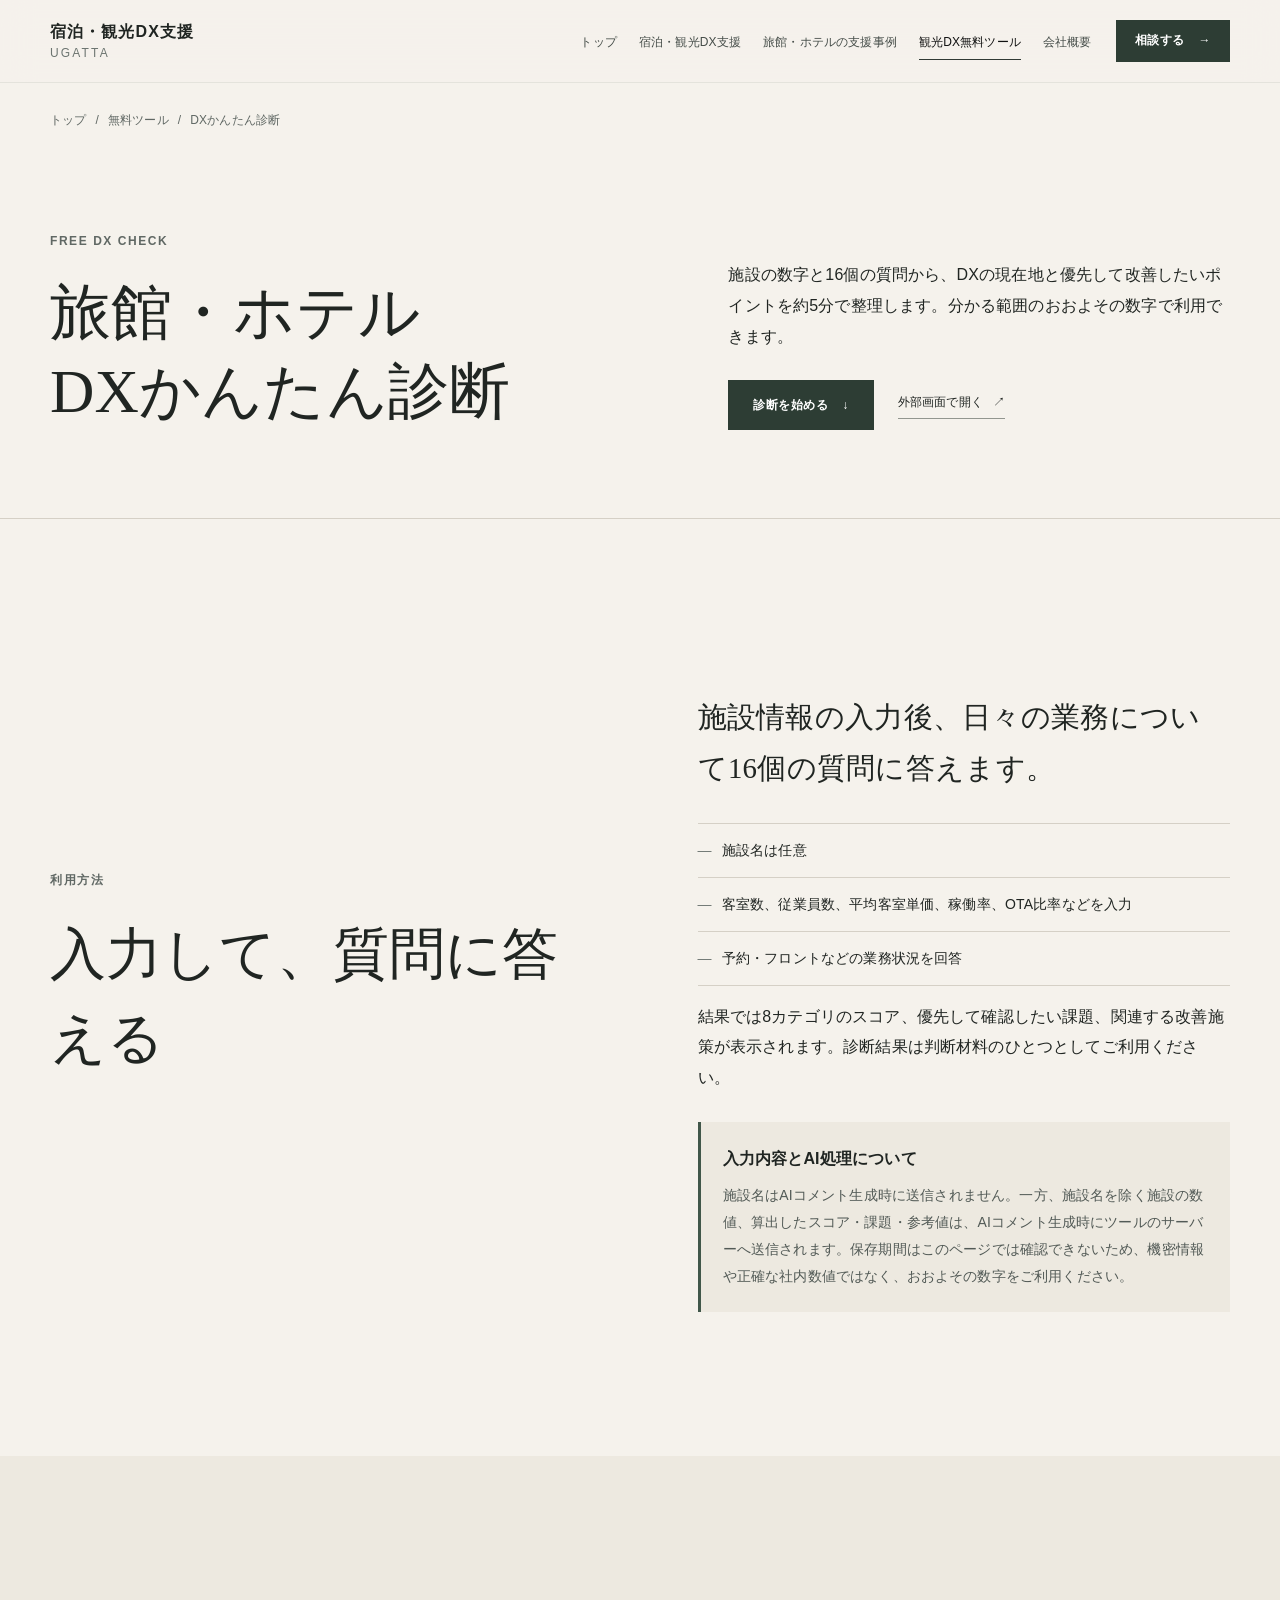
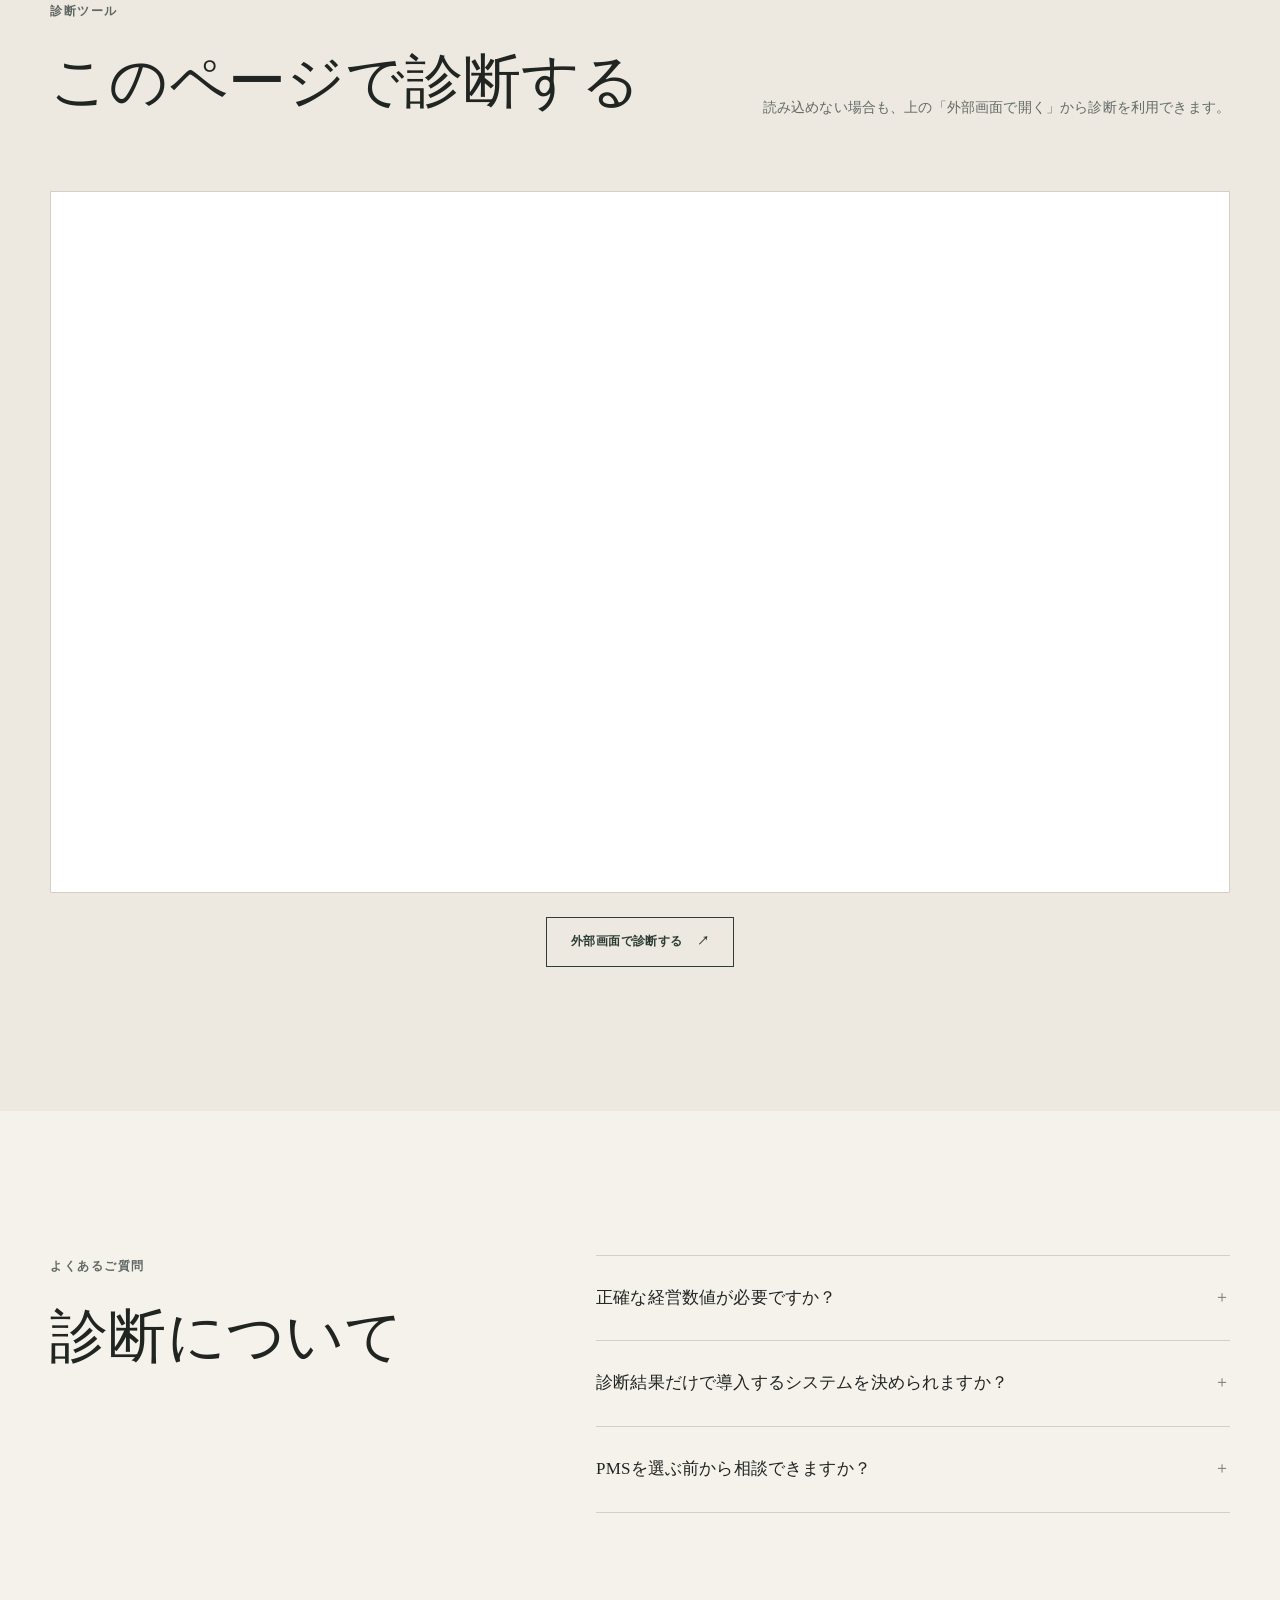
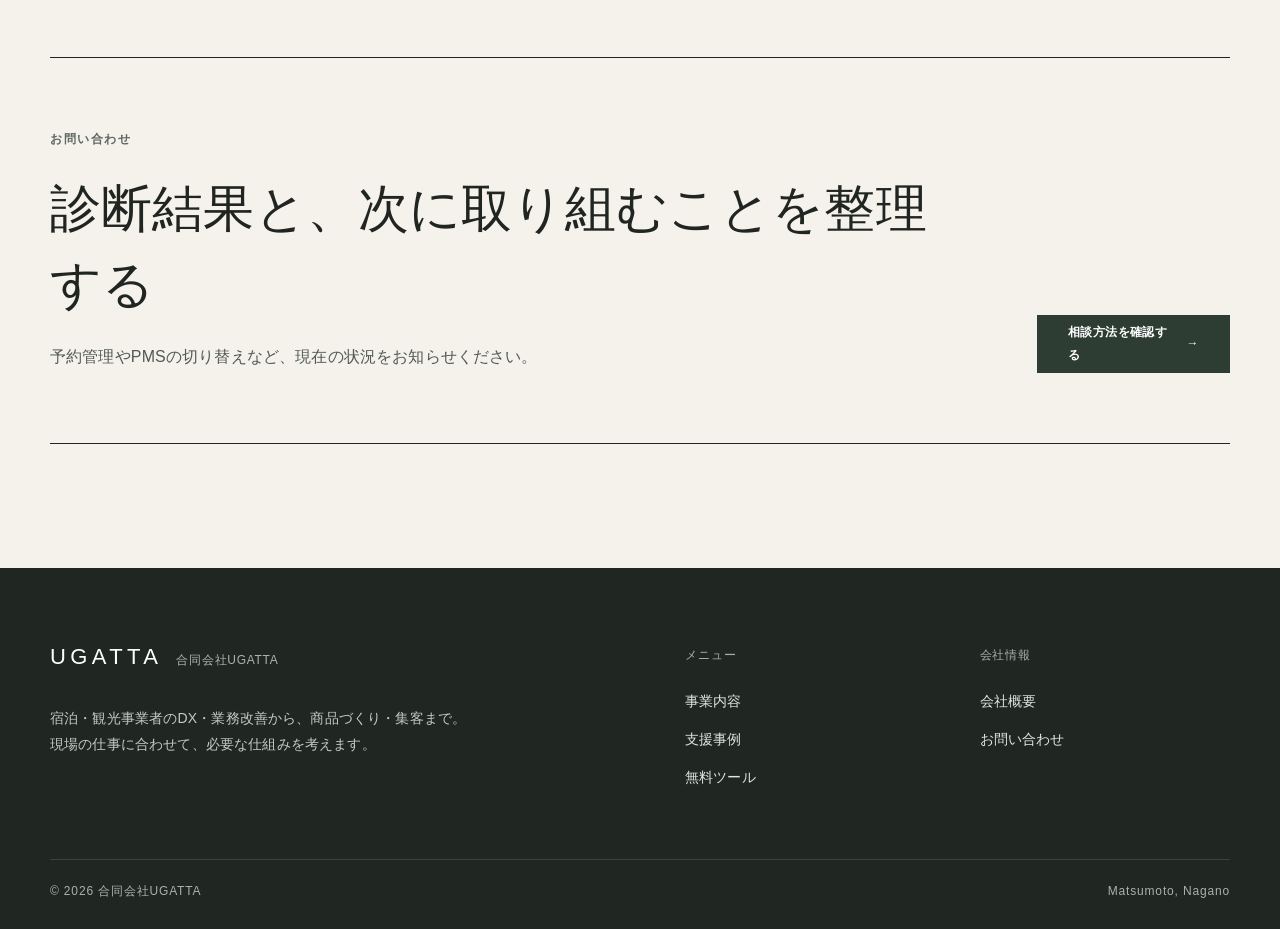
<file: dx-diagnosis.html>
<!DOCTYPE html>
<html lang="ja">
<head>
<script async src="https://www.googletagmanager.com/gtag/js?id=G-QS9HSHCY33"></script>
<script>window.dataLayer=window.dataLayer||[];function gtag(){dataLayer.push(arguments)}gtag('js',new Date());gtag('config','G-QS9HSHCY33');</script>
<meta charset="utf-8"/>
<meta name="viewport" content="width=device-width, initial-scale=1.0"/>
<title>旅館・ホテルの無料DX診断｜約5分で課題整理｜UGATTA</title>
<meta name="description" content="施設の数字と16個の質問から、旅館・ホテルのDXの現在地と優先して改善したいポイントを約5分で整理する診断です。入力とAI処理についても説明します。"/>
<meta name="robots" content="noindex,nofollow,noarchive"/>
<link rel="canonical" href="https://ugatta-llc.com/dx-diagnosis.html"/>
<meta property="og:locale" content="ja_JP"/><meta property="og:type" content="website"/><meta property="og:site_name" content="合同会社UGATTA"/>
<meta property="og:title" content="旅館・ホテルの無料DX診断｜約5分で課題整理｜UGATTA"/>
<meta property="og:description" content="施設の数字と16個の質問から、DXの現在地と優先課題を整理します。入力とAI処理の内容もご確認いただけます。"/>
<meta property="og:url" content="https://ugatta-llc.com/dx-diagnosis.html"/><meta property="og:image" content="https://ugatta-llc.com/og-image.jpg"/>
<meta name="twitter:card" content="summary_large_image"/><meta name="twitter:title" content="旅館・ホテルの無料DX診断｜約5分で課題整理｜UGATTA"/><meta name="twitter:description" content="施設の数字と16個の質問から、DXの現在地と優先課題を整理します。"/><meta name="twitter:image" content="https://ugatta-llc.com/og-image.jpg"/>
<meta name="theme-color" content="#41574A"/><link rel="icon" href="favicon.ico"/><link rel="icon" sizes="32x32" type="image/png" href="favicon-32x32.png"/><link rel="apple-touch-icon" href="apple-touch-icon.png"/><link rel="stylesheet" href="css/style.css"/>
<script type="application/ld+json">{"@context":"https://schema.org","@graph":[{"@type":"BreadcrumbList","itemListElement":[{"@type":"ListItem","position":1,"name":"トップ","item":"https://ugatta-llc.com/"},{"@type":"ListItem","position":2,"name":"無料ツール","item":"https://ugatta-llc.com/useful.html"},{"@type":"ListItem","position":3,"name":"旅館・ホテルDXかんたん診断","item":"https://ugatta-llc.com/dx-diagnosis.html"}]},{"@type":"WebPage","@id":"https://ugatta-llc.com/dx-diagnosis.html#webpage","url":"https://ugatta-llc.com/dx-diagnosis.html","name":"旅館・ホテルDXかんたん診断","description":"施設の数字と16個の質問からDXの現在地と優先課題を整理する診断です。","isPartOf":{"@id":"https://ugatta-llc.com/#website"},"inLanguage":"ja-JP"}]}</script>
</head>
<body>
<a class="skip-link" href="#main">本文へ移動</a>
<header class="site-header" data-header><div class="container header-inner"><a class="brand brand--topic" href="./" aria-label="宿泊・観光DX支援 UGATTA トップページ"><span class="brand-copy"><strong>宿泊・観光DX支援</strong><small>UGATTA</small></span></a><button class="menu-toggle" data-menu-toggle type="button" aria-controls="global-nav" aria-expanded="false" aria-label="メニューを開く"><span></span><span></span><span></span></button><nav class="global-nav" data-nav id="global-nav" aria-label="メインナビゲーション"><ul><li><a href="./">トップ</a></li><li><a href="services.html">宿泊・観光DX支援</a></li><li><a href="ugatta_case_studies.html">旅館・ホテルの支援事例</a></li><li><a aria-current="page" href="useful.html">観光DX無料ツール</a></li><li><a href="about.html">会社概要</a></li></ul><a class="button button--small" data-analytics-event="contact_page_click" data-contact-destination="contact_page" href="contact.html">相談する<span aria-hidden="true">→</span></a></nav></div></header>
<main id="main">
<nav class="breadcrumb container" aria-label="パンくずリスト"><ol><li><a href="./">トップ</a></li><li><a href="useful.html">無料ツール</a></li><li aria-current="page">DXかんたん診断</li></ol></nav>
<section class="page-hero"><div class="container page-hero-grid reveal"><div><p class="eyebrow">FREE DX CHECK</p><h1>旅館・ホテルDXかんたん診断</h1></div><div><p>施設の数字と16個の質問から、DXの現在地と優先して改善したいポイントを約5分で整理します。分かる範囲のおおよその数字で利用できます。</p><div class="tool-page-actions"><a class="button" href="#tool">診断を始める<span aria-hidden="true">↓</span></a><a class="text-link" data-analytics-event="tool_click" href="https://ugatta-dx-diagnosis.highwing-makoto.chatgpt.site/" target="_blank" rel="noopener noreferrer">外部画面で開く<span aria-hidden="true">↗</span></a></div></div></div></section>
<section class="section"><div class="container tool-intro-grid reveal"><div><p class="eyebrow">利用方法</p><h2>入力して、質問に答える</h2></div><div><p class="lead-copy">施設情報の入力後、日々の業務について16個の質問に答えます。</p><ul class="check-list"><li>施設名は任意</li><li>客室数、従業員数、平均客室単価、稼働率、OTA比率などを入力</li><li>予約・フロントなどの業務状況を回答</li></ul><p>結果では8カテゴリのスコア、優先して確認したい課題、関連する改善施策が表示されます。診断結果は判断材料のひとつとしてご利用ください。</p><div class="tool-disclosure"><h3>入力内容とAI処理について</h3><p>施設名はAIコメント生成時に送信されません。一方、施設名を除く施設の数値、算出したスコア・課題・参考値は、AIコメント生成時にツールのサーバーへ送信されます。保存期間はこのページでは確認できないため、機密情報や正確な社内数値ではなく、おおよその数字をご利用ください。</p></div></div></div></section>
<section class="section section--tint embedded-tool-section" id="tool"><div class="container"><div class="section-heading reveal"><div><p class="eyebrow">診断ツール</p><h2 class="section-title">このページで診断する</h2></div><p class="section-description">読み込めない場合も、上の「外部画面で開く」から診断を利用できます。</p></div><div class="embed-frame reveal"><iframe src="https://ugatta-dx-diagnosis.highwing-makoto.chatgpt.site/" title="UGATTA 旅館・ホテルDXかんたん診断" allow="clipboard-write" loading="lazy"></iframe></div><div class="embed-actions"><a class="button button--outline" data-analytics-event="tool_click" href="https://ugatta-dx-diagnosis.highwing-makoto.chatgpt.site/" target="_blank" rel="noopener noreferrer">外部画面で診断する<span aria-hidden="true">↗</span></a></div></div></section>
<section class="section qa-section"><div class="container qa-grid reveal"><div><p class="eyebrow">よくあるご質問</p><h2 class="section-title section-title--left">診断について</h2></div><div class="accordion-list"><details><summary>正確な経営数値が必要ですか？</summary><p>分かる範囲のおおよその数字で利用できます。機密情報や個人情報は入力しないでください。</p></details><details><summary>診断結果だけで導入するシステムを決められますか？</summary><p>診断は課題整理の参考情報です。システム選定では、現在の業務、施設規模、必要な連携、移行方法なども確認してください。</p></details><details><summary>PMSを選ぶ前から相談できますか？</summary><p>はい。現在の業務を確認し、手順の見直しで解決することと、システムが必要なことを整理します。</p></details></div></div></section>
<section class="cta-section reveal"><div class="container"><div class="cta-panel"><div><p class="eyebrow">お問い合わせ</p><h2>診断結果と、次に取り組むことを整理する</h2><p>予約管理やPMSの切り替えなど、現在の状況をお知らせください。</p></div><a class="button button--large" data-analytics-event="contact_page_click" data-contact-destination="contact_page" href="contact.html">相談方法を確認する<span aria-hidden="true">→</span></a></div></div></section>
</main>
<footer class="site-footer"><div class="container footer-grid"><div><a class="brand brand--footer" href="./"><span class="brand-copy"><strong>UGATTA</strong><small>合同会社UGATTA</small></span></a><p class="footer-lead">宿泊・観光事業者のDX・業務改善から、商品づくり・集客まで。<br/>現場の仕事に合わせて、必要な仕組みを考えます。</p></div><div class="footer-links"><div><p class="footer-heading">メニュー</p><a href="services.html">事業内容</a><a href="ugatta_case_studies.html">支援事例</a><a href="useful.html">無料ツール</a></div><div><p class="footer-heading">会社情報</p><a href="about.html">会社概要</a><a href="contact.html">お問い合わせ</a></div></div></div><div class="container footer-bottom"><span>© 2026 合同会社UGATTA</span><span>Matsumoto, Nagano</span></div></footer>
<script defer src="js/script.js"></script>
</body>
</html>
</file>
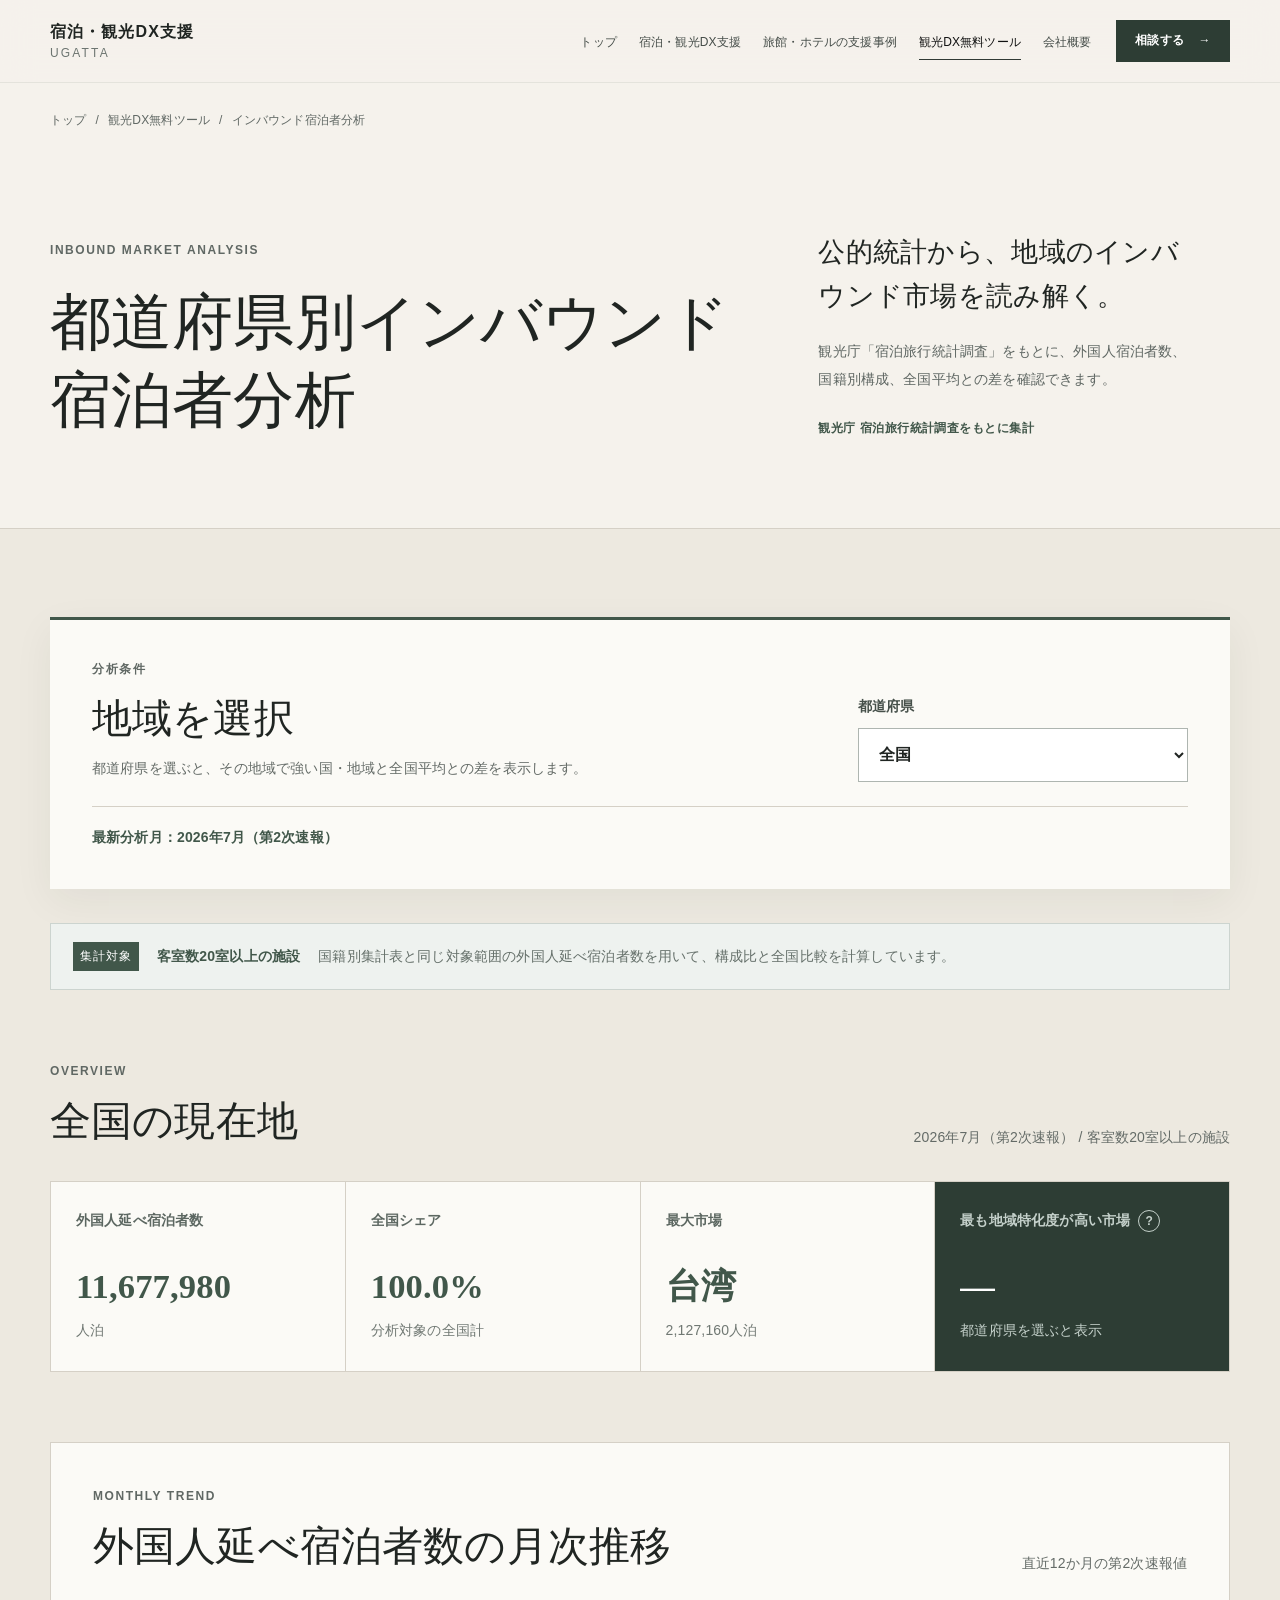
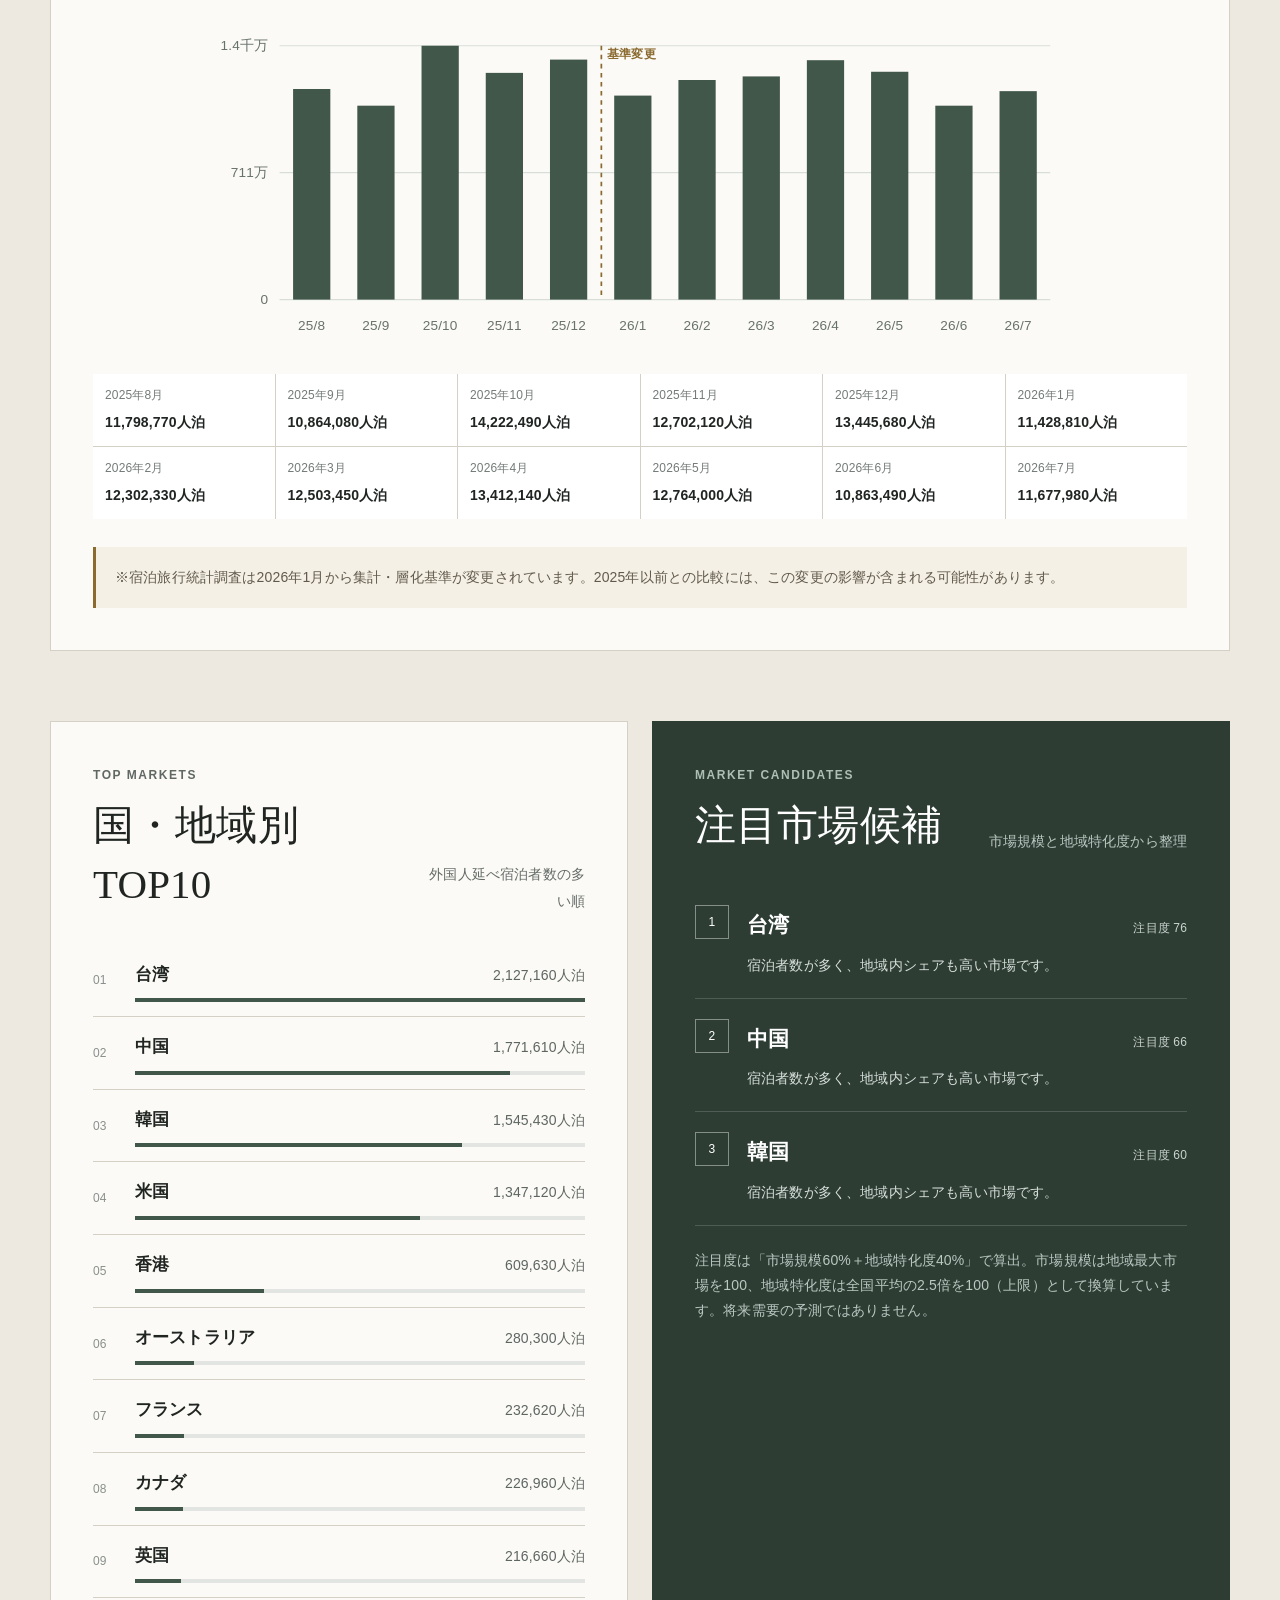
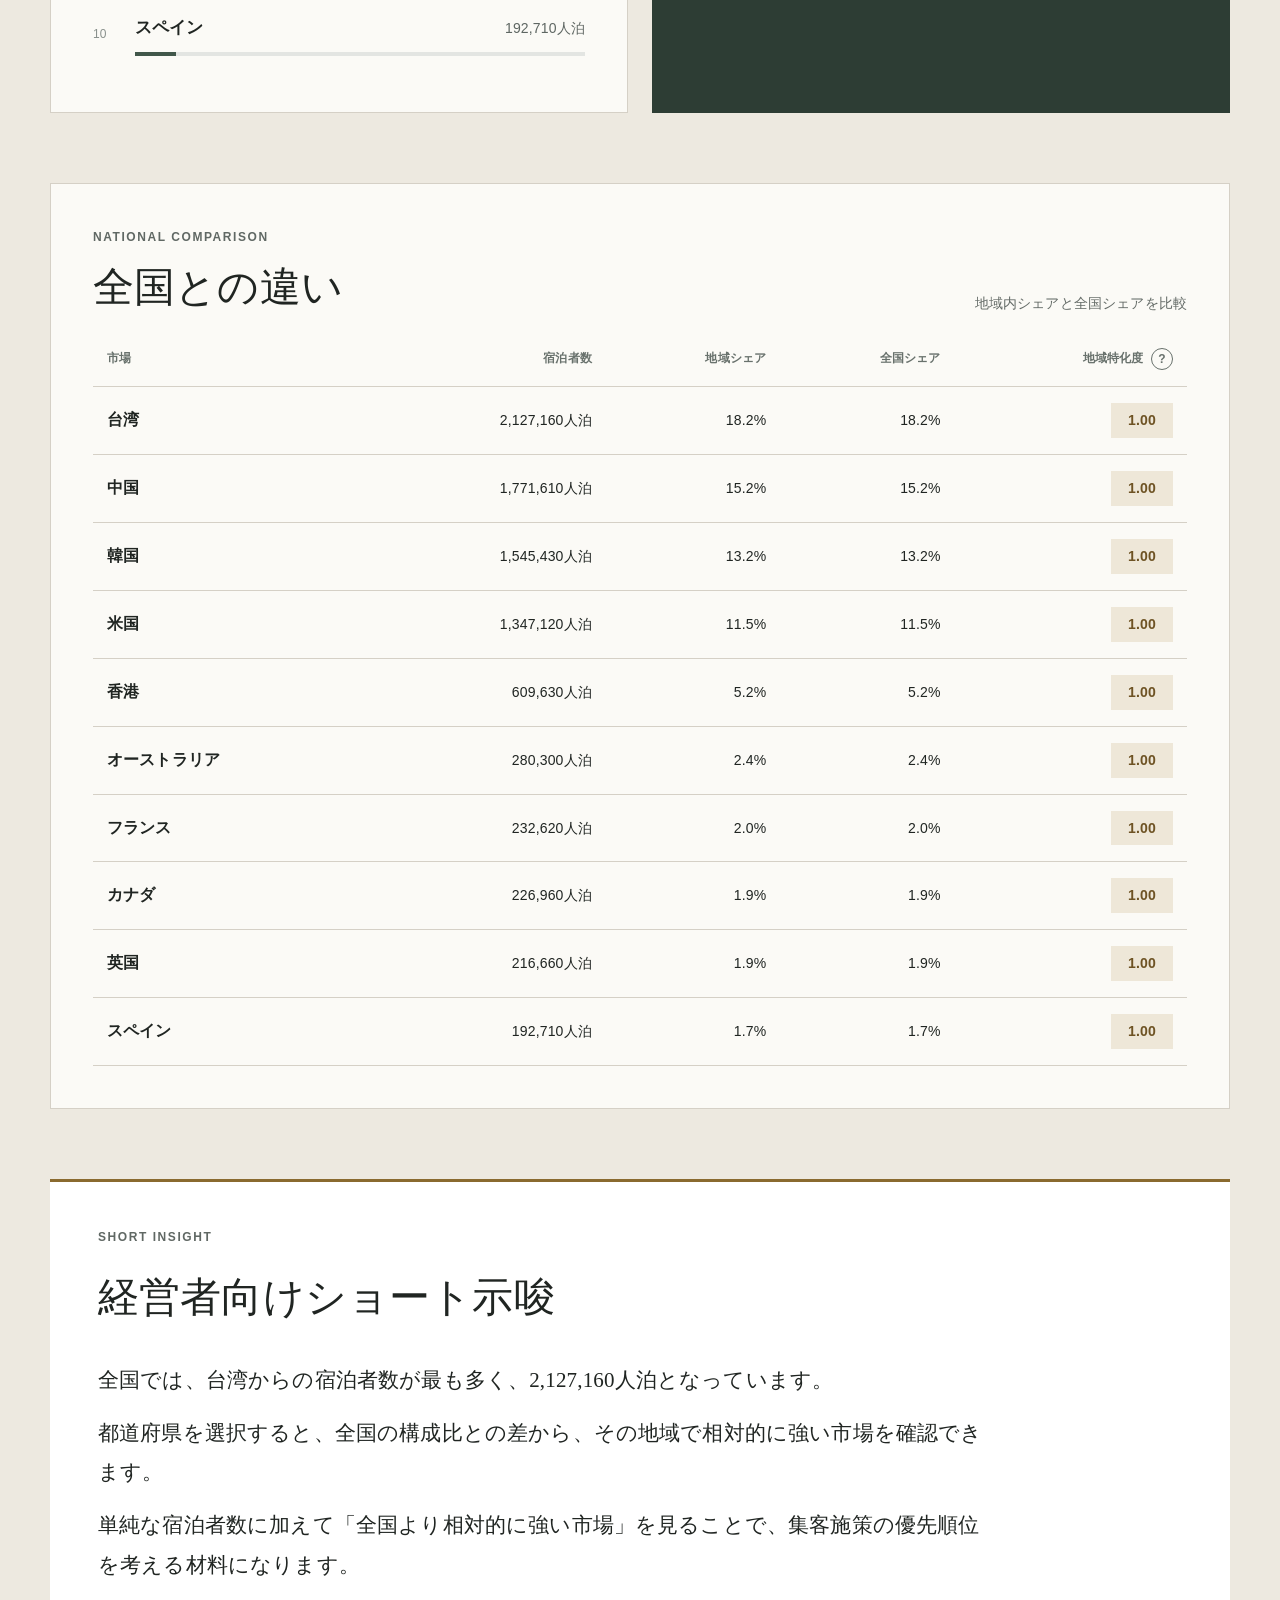
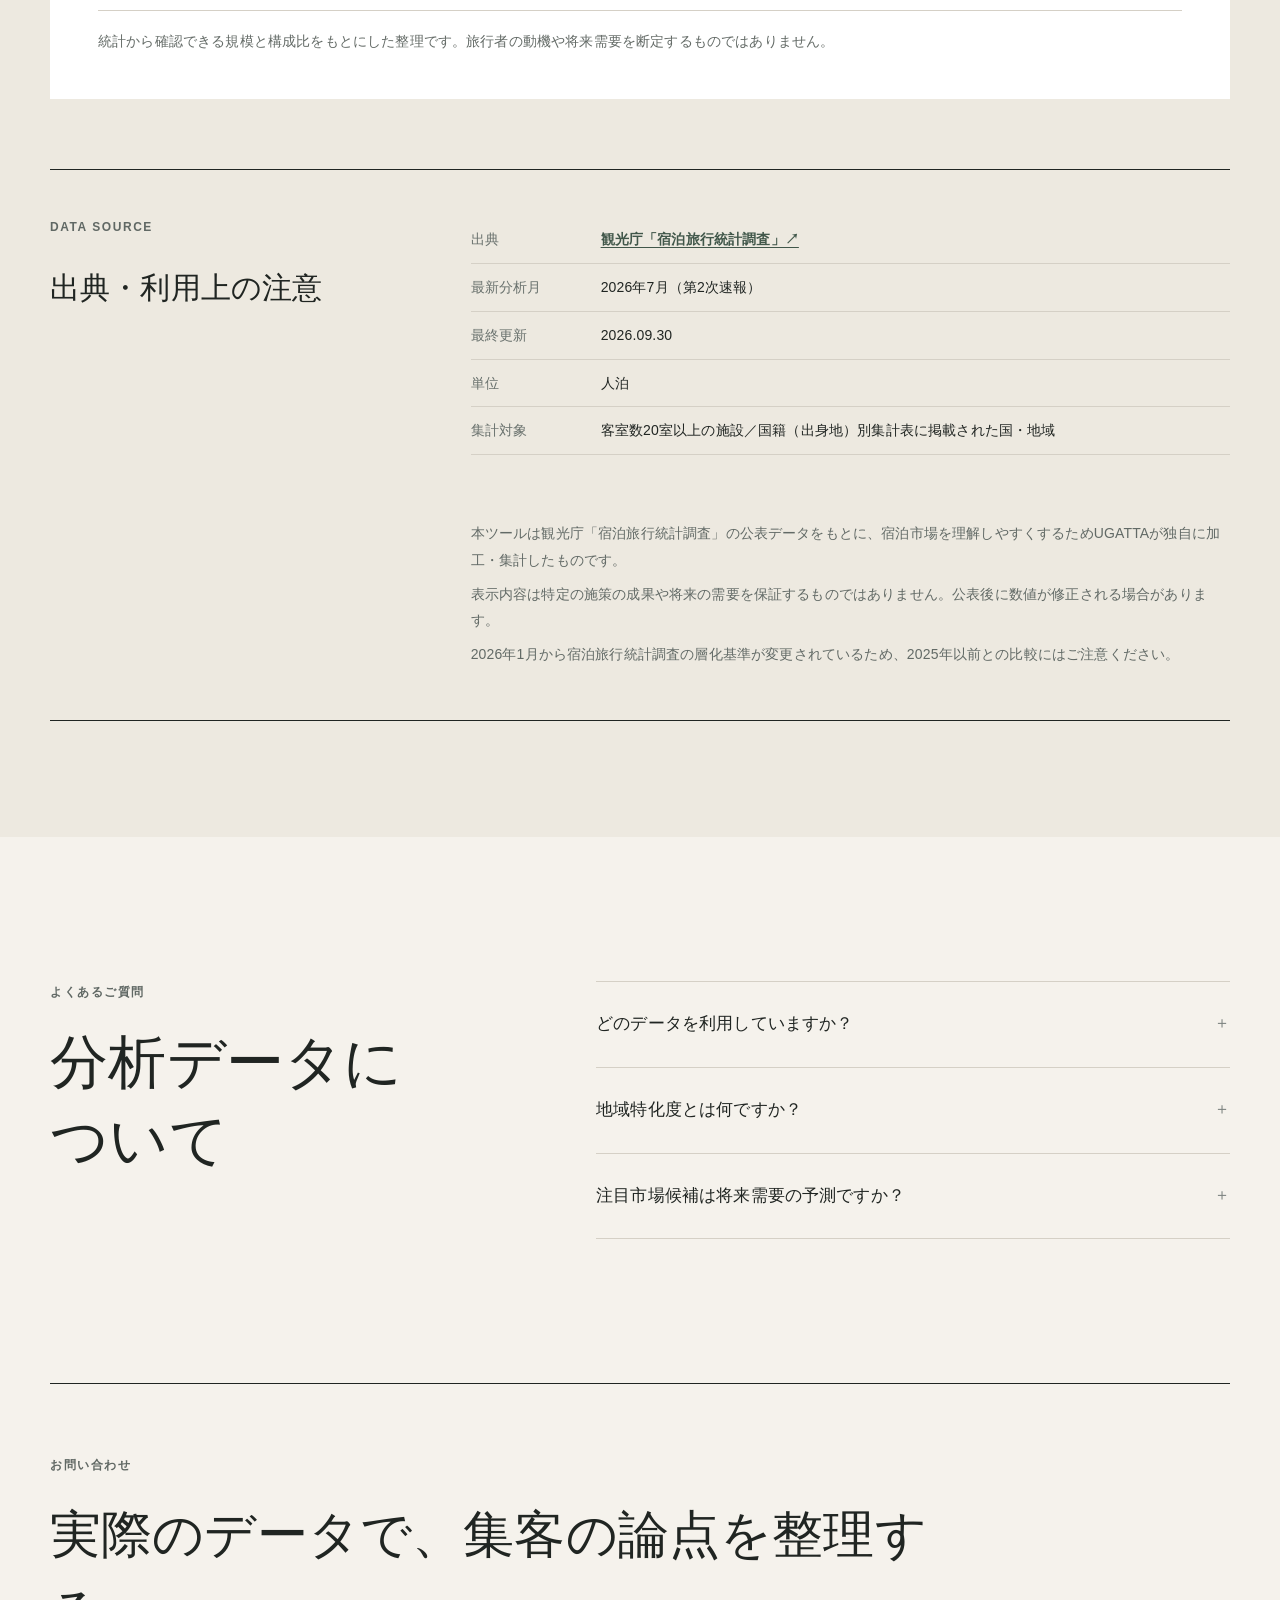
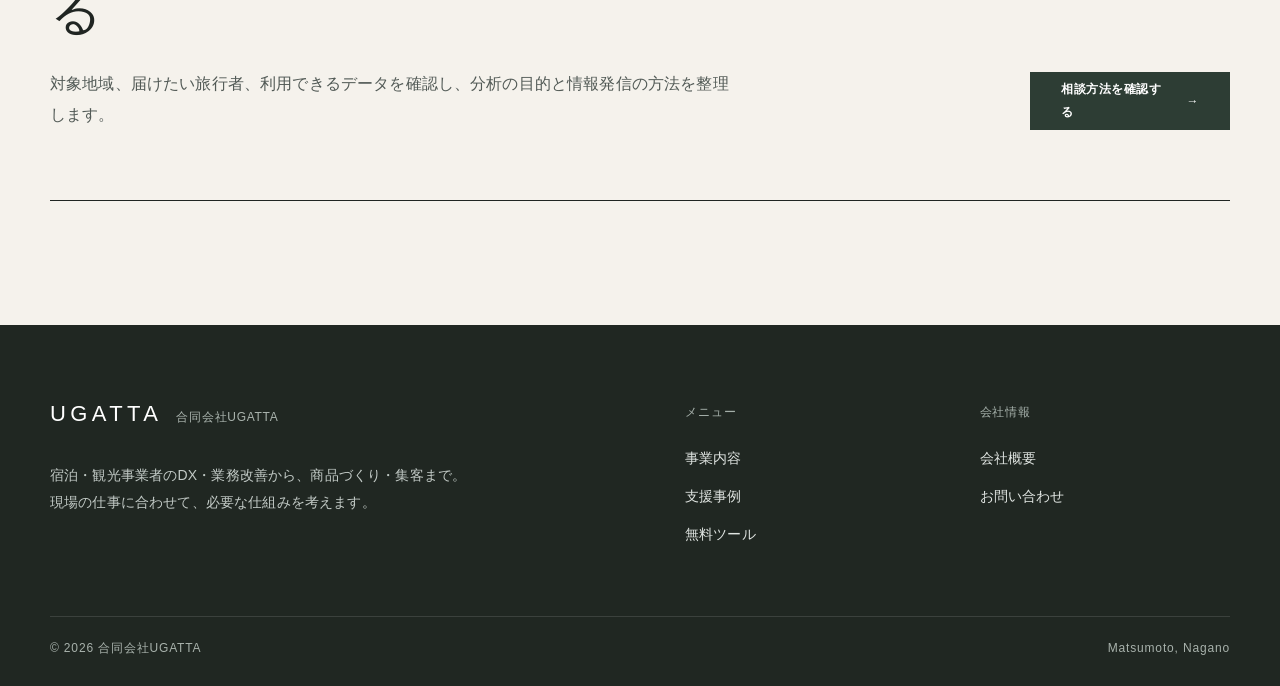
<file: inbound-analysis.html>
<!DOCTYPE html>
<html lang="ja">
<head>
  <script async src="https://www.googletagmanager.com/gtag/js?id=G-QS9HSHCY33"></script>
  <script>window.dataLayer=window.dataLayer||[];function gtag(){dataLayer.push(arguments)}gtag('js',new Date());gtag('config','G-QS9HSHCY33');</script>
  <meta charset="utf-8">
  <meta name="viewport" content="width=device-width, initial-scale=1.0">
  <title>都道府県別インバウンド宿泊者分析｜UGATTA</title>
  <meta name="description" content="観光庁「宿泊旅行統計調査」をもとに、都道府県別の外国人宿泊者数、国・地域別構成、全国比較、地域特化度を確認できる無料分析ツールです。">
  <meta name="robots" content="noindex,nofollow,noarchive">
  <link rel="canonical" href="https://ugatta-llc.com/inbound-analysis.html">
  <meta property="og:locale" content="ja_JP">
  <meta property="og:type" content="website">
  <meta property="og:site_name" content="合同会社UGATTA">
  <meta property="og:title" content="都道府県別インバウンド宿泊者分析｜UGATTA">
  <meta property="og:description" content="観光庁「宿泊旅行統計調査」から、都道府県別の外国人宿泊者数、国・地域別構成、全国比較、地域特化度を確認できます。">
  <meta property="og:url" content="https://ugatta-llc.com/inbound-analysis.html">
  <meta property="og:image" content="https://ugatta-llc.com/og-image.jpg">
  <meta name="twitter:card" content="summary_large_image">
  <meta name="twitter:title" content="都道府県別インバウンド宿泊者分析｜UGATTA">
  <meta name="twitter:description" content="観光庁の公的統計から、地域のインバウンド宿泊市場を読み解く無料分析ツールです。">
  <meta name="twitter:image" content="https://ugatta-llc.com/og-image.jpg">
  <meta name="theme-color" content="#41574A">
  <link rel="icon" href="favicon.ico"><link rel="icon" sizes="32x32" type="image/png" href="favicon-32x32.png"><link rel="apple-touch-icon" href="apple-touch-icon.png">
  <link rel="stylesheet" href="css/style.css">
  <link rel="stylesheet" href="css/inbound-analysis.css">
  <script type="application/ld+json">{"@context":"https://schema.org","@graph":[{"@type":"BreadcrumbList","itemListElement":[{"@type":"ListItem","position":1,"name":"トップ","item":"https://ugatta-llc.com/"},{"@type":"ListItem","position":2,"name":"観光DX無料ツール","item":"https://ugatta-llc.com/useful.html"},{"@type":"ListItem","position":3,"name":"都道府県別インバウンド宿泊者分析","item":"https://ugatta-llc.com/inbound-analysis.html"}]},{"@type":"WebApplication","name":"都道府県別インバウンド宿泊者分析","url":"https://ugatta-llc.com/inbound-analysis.html","applicationCategory":"BusinessApplication","operatingSystem":"Web","isAccessibleForFree":true,"description":"観光庁「宿泊旅行統計調査」をもとに、都道府県別の外国人宿泊者数、国・地域別構成、全国比較、地域特化度を確認できる無料分析ツールです。","provider":{"@type":"Organization","name":"合同会社UGATTA","url":"https://ugatta-llc.com/"}},{"@type":"FAQPage","mainEntity":[{"@type":"Question","name":"どのデータを利用していますか？","acceptedAnswer":{"@type":"Answer","text":"観光庁「宿泊旅行統計調査」の公表データを利用し、最新の第2次速報を分析対象としています。"}},{"@type":"Question","name":"地域特化度とは何ですか？","acceptedAnswer":{"@type":"Answer","text":"選択地域の国・地域別シェアを、全国の同じ国・地域のシェアで割った値です。1.0を上回るほど全国平均より構成比が高いことを示します。"}},{"@type":"Question","name":"注目市場候補は将来需要の予測ですか？","acceptedAnswer":{"@type":"Answer","text":"いいえ。現在の宿泊市場規模と地域特化度を整理した参考指標であり、将来需要を予測または保証するものではありません。"}}]}]}</script>
</head>
<body>
  <a class="skip-link" href="#main">本文へ移動</a>
  <header class="site-header" data-header><div class="container header-inner"><a class="brand brand--topic" href="./" aria-label="宿泊・観光DX支援 UGATTA トップページ"><span class="brand-copy"><strong>宿泊・観光DX支援</strong><small>UGATTA</small></span></a><button class="menu-toggle" data-menu-toggle type="button" aria-controls="global-nav" aria-expanded="false" aria-label="メニューを開く"><span></span><span></span><span></span></button><nav class="global-nav" data-nav id="global-nav" aria-label="メインナビゲーション"><ul><li><a href="./">トップ</a></li><li><a href="services.html">宿泊・観光DX支援</a></li><li><a href="ugatta_case_studies.html">旅館・ホテルの支援事例</a></li><li><a aria-current="page" href="useful.html">観光DX無料ツール</a></li><li><a href="about.html">会社概要</a></li></ul><a class="button button--small" data-analytics-event="contact_page_click" data-contact-destination="contact_page" href="contact.html">相談する<span aria-hidden="true">→</span></a></nav></div></header>
  <main id="main">
    <nav class="breadcrumb container" aria-label="パンくずリスト"><ol><li><a href="./">トップ</a></li><li><a href="useful.html">観光DX無料ツール</a></li><li aria-current="page">インバウンド宿泊者分析</li></ol></nav>

    <section class="page-hero tool-page-hero inbound-hero">
      <div class="container page-hero-grid">
        <div><p class="eyebrow">INBOUND MARKET ANALYSIS</p><h1>都道府県別インバウンド<br>宿泊者分析</h1></div>
        <div class="inbound-hero__copy"><p class="lead-copy">公的統計から、地域のインバウンド市場を読み解く。</p><p>観光庁「宿泊旅行統計調査」をもとに、外国人宿泊者数、国籍別構成、全国平均との差を確認できます。</p><small>観光庁 宿泊旅行統計調査をもとに集計</small></div>
      </div>
    </section>

    <section class="inbound-tool" id="tool" aria-labelledby="analysis-title" aria-busy="true">
      <div class="container">
        <div class="analysis-control-panel">
          <div><p class="eyebrow">分析条件</p><h2 id="analysis-title">地域を選択</h2><p>都道府県を選ぶと、その地域で強い国・地域と全国平均との差を表示します。</p></div>
          <label class="prefecture-select" for="prefecture-select"><span>都道府県</span><select id="prefecture-select" disabled><option>データを読み込み中</option></select></label>
          <p class="analysis-period" id="analysis-period" aria-live="polite"></p>
        </div>

        <div class="data-loading" id="data-loading" role="status"><span aria-hidden="true"></span><p>最新統計を読み込んでいます</p></div>
        <div class="data-error" id="data-error" role="alert" hidden></div>
        <noscript><div class="data-error"><strong>JavaScriptを有効にしてください</strong><p>この分析ツールの表示にはJavaScriptが必要です。</p></div></noscript>

        <div class="analysis-dashboard" id="analysis-dashboard" hidden inert aria-hidden="true">
          <div class="data-scope-note"><span>集計対象</span><strong id="survey-scope"></strong><p>国籍別集計表と同じ対象範囲の外国人延べ宿泊者数を用いて、構成比と全国比較を計算しています。</p></div>

          <section class="analysis-section" aria-labelledby="kpi-heading">
            <div class="analysis-heading"><div><p class="eyebrow">OVERVIEW</p><h2 id="kpi-heading"><span id="selected-area-name"></span>の現在地</h2></div><p id="analysis-summary" aria-live="polite"></p></div>
            <div class="kpi-grid">
              <article class="kpi-card"><span>外国人延べ宿泊者数</span><strong id="kpi-total"></strong><small id="kpi-total-unit"></small></article>
              <article class="kpi-card"><span>全国シェア</span><strong id="kpi-national-share"></strong><small id="kpi-share-note"></small></article>
              <article class="kpi-card"><span>最大市場</span><strong id="kpi-largest-market"></strong><small id="kpi-largest-value"></small></article>
              <article class="kpi-card kpi-card--accent"><span>最も地域特化度が高い市場 <button class="info-tip" type="button" aria-label="地域特化度の説明" data-tooltip="地域内の国籍シェアを、全国の同じ国籍シェアで割ったUGATTA独自指標です。">?</button></span><strong id="kpi-specialized-market"></strong><small id="kpi-specialized-value"></small></article>
            </div>
          </section>

          <section class="analysis-section analysis-panel" aria-labelledby="trend-heading">
            <div class="analysis-heading"><div><p class="eyebrow">MONTHLY TREND</p><h2 id="trend-heading">外国人延べ宿泊者数の月次推移</h2></div><p>直近12か月の第2次速報値</p></div>
            <div class="trend-chart" id="trend-chart" role="img" aria-label="外国人延べ宿泊者数の月次推移"></div>
            <div class="trend-values" id="trend-values" aria-label="月次推移の数値一覧"></div>
            <p class="survey-change-note">※宿泊旅行統計調査は2026年1月から集計・層化基準が変更されています。2025年以前との比較には、この変更の影響が含まれる可能性があります。</p>
          </section>

          <div class="analysis-columns">
            <section class="analysis-section analysis-panel" aria-labelledby="ranking-heading">
              <div class="analysis-heading"><div><p class="eyebrow">TOP MARKETS</p><h2 id="ranking-heading">国・地域別 TOP10</h2></div><p>外国人延べ宿泊者数の多い順</p></div>
              <ol class="market-ranking" id="market-ranking"></ol>
            </section>

            <section class="analysis-section analysis-panel analysis-panel--dark" aria-labelledby="candidate-heading">
              <div class="analysis-heading"><div><p class="eyebrow">MARKET CANDIDATES</p><h2 id="candidate-heading">注目市場候補</h2></div><p>市場規模と地域特化度から整理</p></div>
              <ol class="candidate-list" id="candidate-list"></ol>
              <p class="score-method">注目度は「市場規模60%＋地域特化度40%」で算出。市場規模は地域最大市場を100、地域特化度は全国平均の2.5倍を100（上限）として換算しています。将来需要の予測ではありません。</p>
            </section>
          </div>

          <section class="analysis-section analysis-panel" aria-labelledby="comparison-heading">
            <div class="analysis-heading"><div><p class="eyebrow">NATIONAL COMPARISON</p><h2 id="comparison-heading">全国との違い</h2></div><p>地域内シェアと全国シェアを比較</p></div>
            <div class="comparison-table-wrap"><table class="comparison-table"><thead><tr><th scope="col">市場</th><th scope="col">宿泊者数</th><th scope="col">地域シェア</th><th scope="col">全国シェア</th><th scope="col">地域特化度 <button class="info-tip" type="button" aria-label="地域特化度の説明" data-tooltip="地域内シェア÷全国シェア。1.0を上回るほど、全国と比べて構成比が高い市場です。">?</button></th></tr></thead><tbody id="comparison-body"></tbody></table></div>
          </section>

          <section class="analysis-section insight-panel" aria-labelledby="insight-heading">
            <p class="eyebrow">SHORT INSIGHT</p><h2 id="insight-heading">経営者向けショート示唆</h2><div id="short-insight"></div><p class="insight-caution">統計から確認できる規模と構成比をもとにした整理です。旅行者の動機や将来需要を断定するものではありません。</p>
          </section>

          <section class="analysis-source" aria-labelledby="source-heading">
            <div><p class="eyebrow">DATA SOURCE</p><h2 id="source-heading">出典・利用上の注意</h2></div>
            <dl><div><dt>出典</dt><dd><a id="source-link" href="https://www.mlit.go.jp/kankocho/tokei_hakusyo/shukuhakutokei.html" target="_blank" rel="noopener noreferrer">観光庁「宿泊旅行統計調査」↗</a></dd></div><div><dt>最新分析月</dt><dd id="source-period"></dd></div><div><dt>最終更新</dt><dd id="source-updated"></dd></div><div><dt>単位</dt><dd id="source-unit"></dd></div><div><dt>集計対象</dt><dd id="source-scope"></dd></div></dl>
            <div class="source-notes"><p>本ツールは観光庁「宿泊旅行統計調査」の公表データをもとに、宿泊市場を理解しやすくするためUGATTAが独自に加工・集計したものです。</p><p>表示内容は特定の施策の成果や将来の需要を保証するものではありません。公表後に数値が修正される場合があります。</p><p>2026年1月から宿泊旅行統計調査の層化基準が変更されているため、2025年以前との比較にはご注意ください。</p></div>
          </section>
        </div>
      </div>
    </section>

    <section class="section qa-section"><div class="container qa-grid reveal"><div><p class="eyebrow">よくあるご質問</p><h2 class="section-title section-title--left">分析データについて</h2></div><div class="accordion-list"><details><summary>どのデータを利用していますか？</summary><p>観光庁「宿泊旅行統計調査」の公表データを利用し、最新の第2次速報を分析対象としています。対象月・集計範囲・更新日は画面下部の出典欄で確認できます。</p></details><details><summary>地域特化度とは何ですか？</summary><p>選択地域の国・地域別シェアを、全国の同じ国・地域のシェアで割った値です。1.0を上回るほど、全国平均よりその市場の構成比が高いことを示します。</p></details><details><summary>注目市場候補は将来需要の予測ですか？</summary><p>いいえ。現在の宿泊市場規模と地域特化度を整理した参考指標です。将来需要や特定施策の成果を予測・保証するものではありません。</p></details></div></div></section>

    <section class="cta-section"><div class="container"><div class="cta-panel"><div><p class="eyebrow">お問い合わせ</p><h2>実際のデータで、集客の論点を整理する</h2><p>対象地域、届けたい旅行者、利用できるデータを確認し、分析の目的と情報発信の方法を整理します。</p></div><a class="button button--large" data-analytics-event="contact_page_click" data-contact-destination="contact_page" href="contact.html">相談方法を確認する<span aria-hidden="true">→</span></a></div></div></section>
  </main>
  <footer class="site-footer"><div class="container footer-grid"><div><a class="brand brand--footer" href="./"><span class="brand-copy"><strong>UGATTA</strong><small>合同会社UGATTA</small></span></a><p class="footer-lead">宿泊・観光事業者のDX・業務改善から、商品づくり・集客まで。<br>現場の仕事に合わせて、必要な仕組みを考えます。</p></div><div class="footer-links"><div><p class="footer-heading">メニュー</p><a href="services.html">事業内容</a><a href="ugatta_case_studies.html">支援事例</a><a href="useful.html">無料ツール</a></div><div><p class="footer-heading">会社情報</p><a href="about.html">会社概要</a><a href="contact.html">お問い合わせ</a></div></div></div><div class="container footer-bottom"><span>© 2026 合同会社UGATTA</span><span>Matsumoto, Nagano</span></div></footer>
  <script defer src="js/script.js"></script>
  <script defer src="js/inbound-analysis.js"></script>
</body>
</html>
</file>
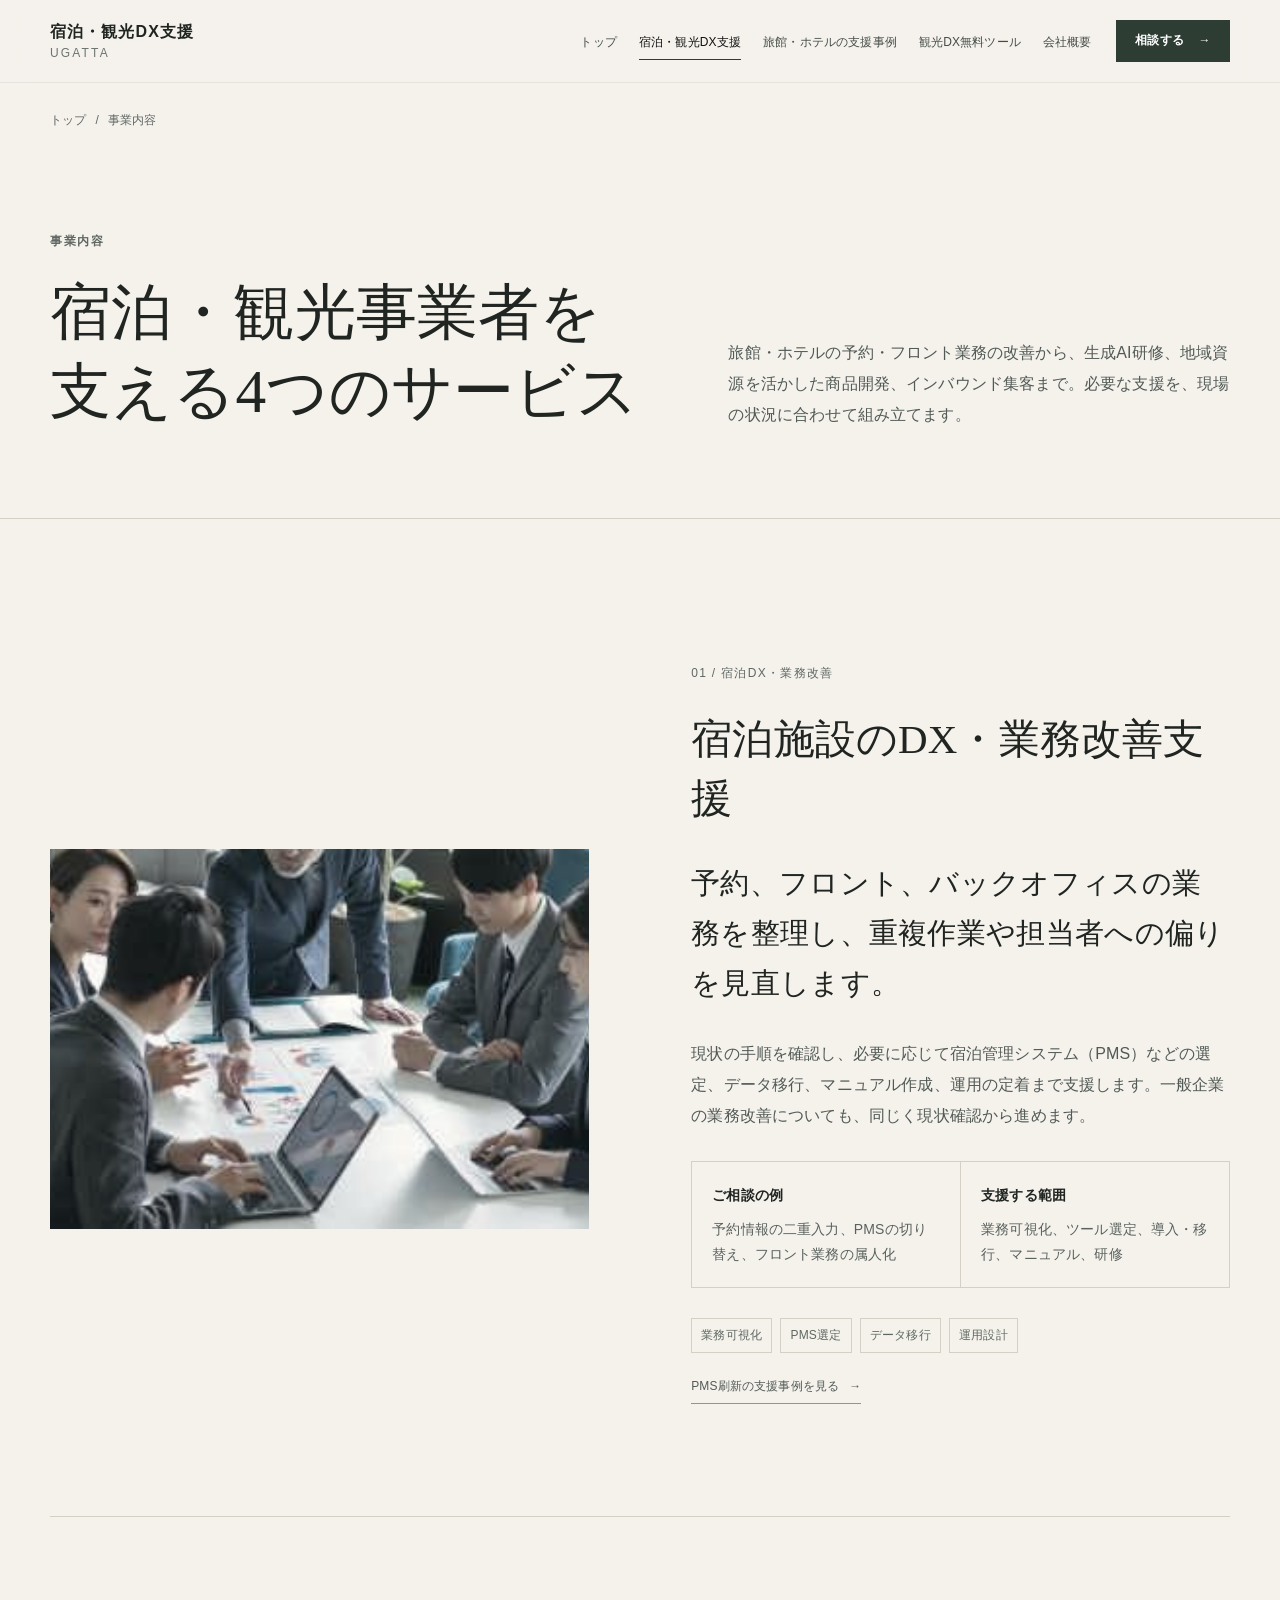
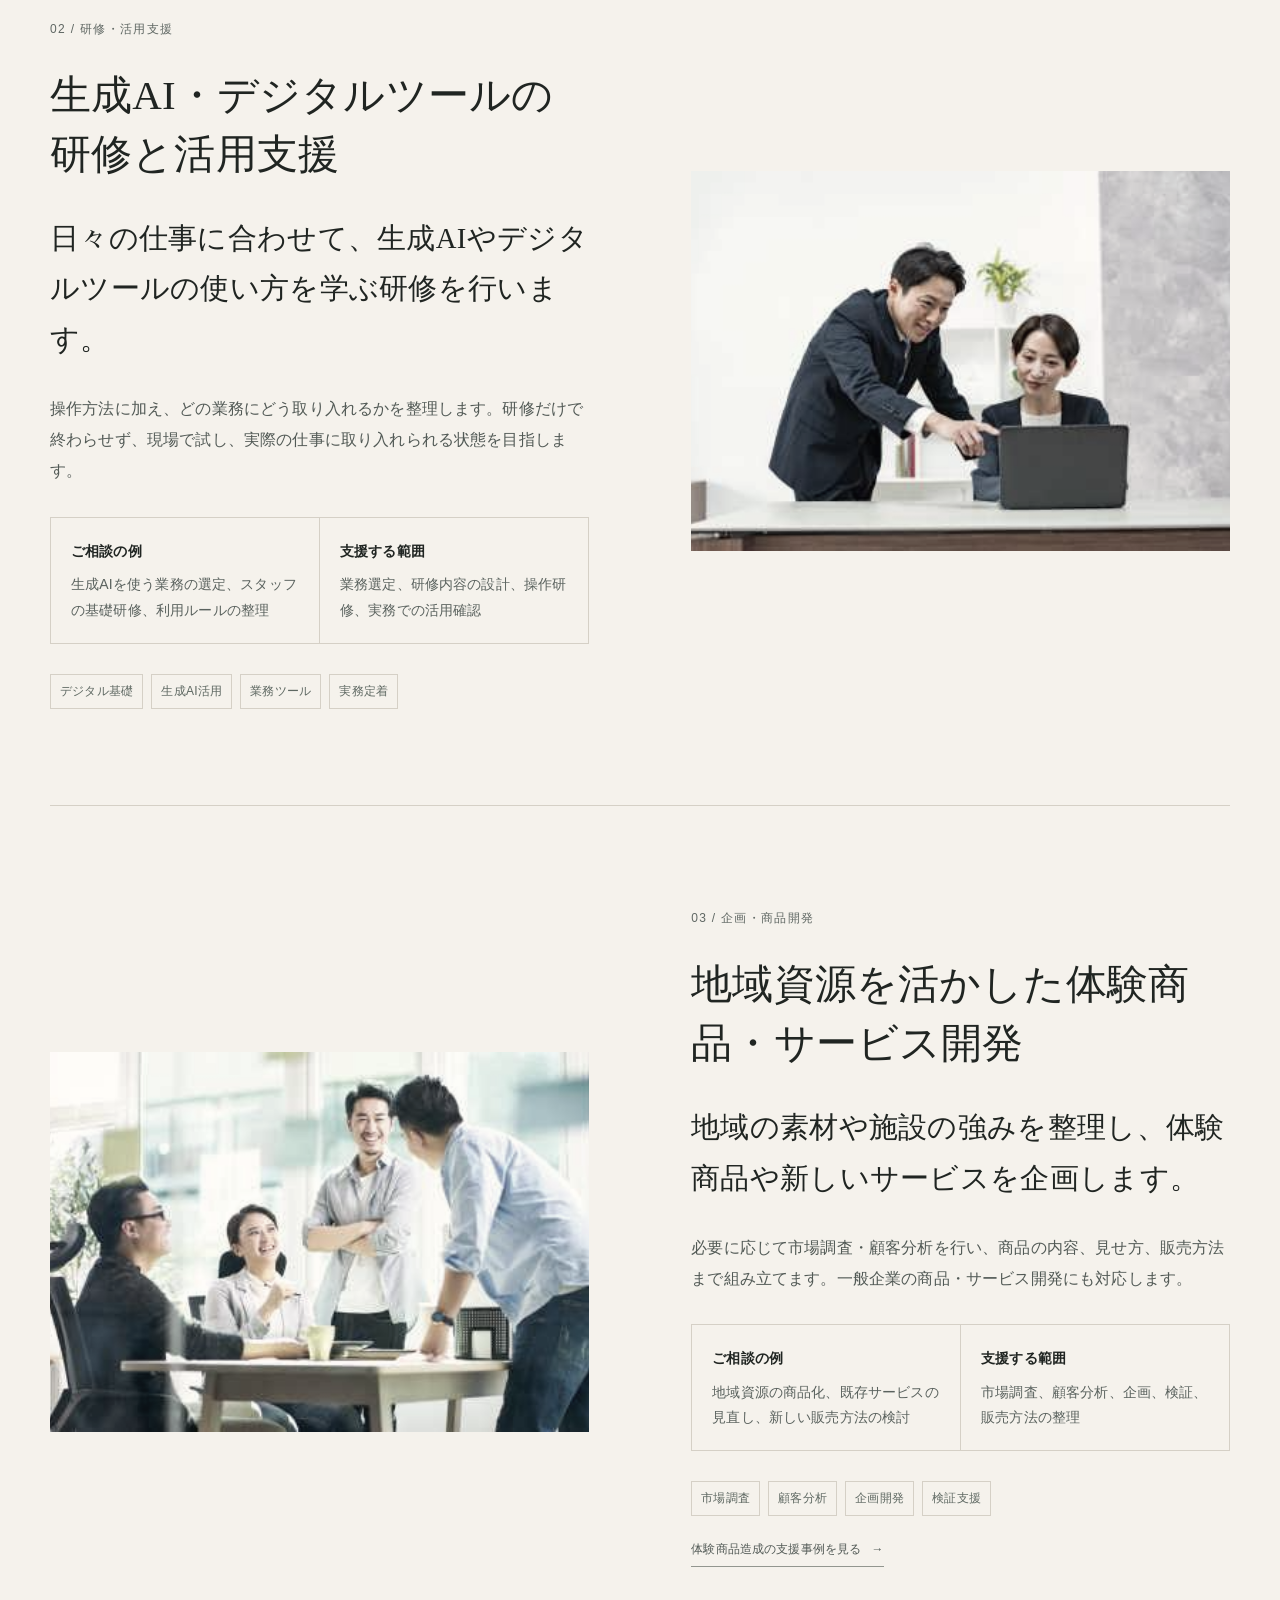
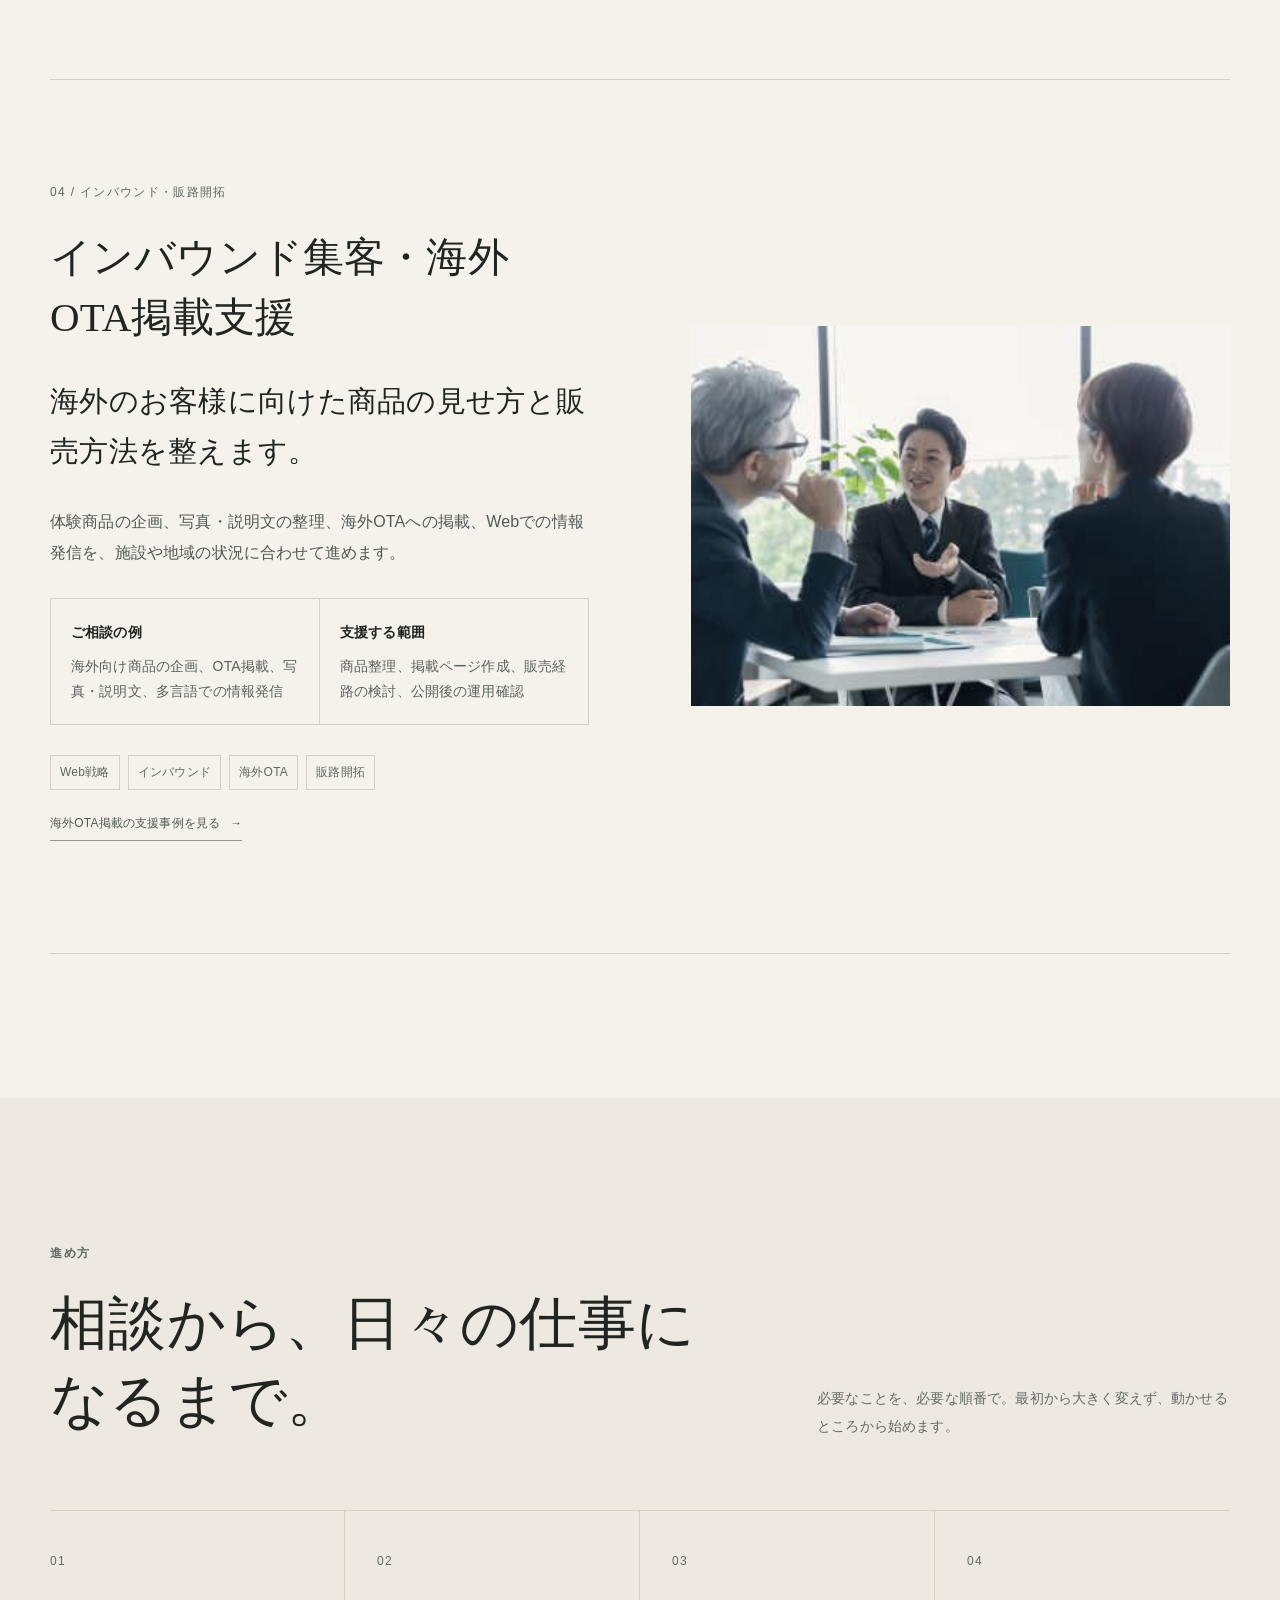
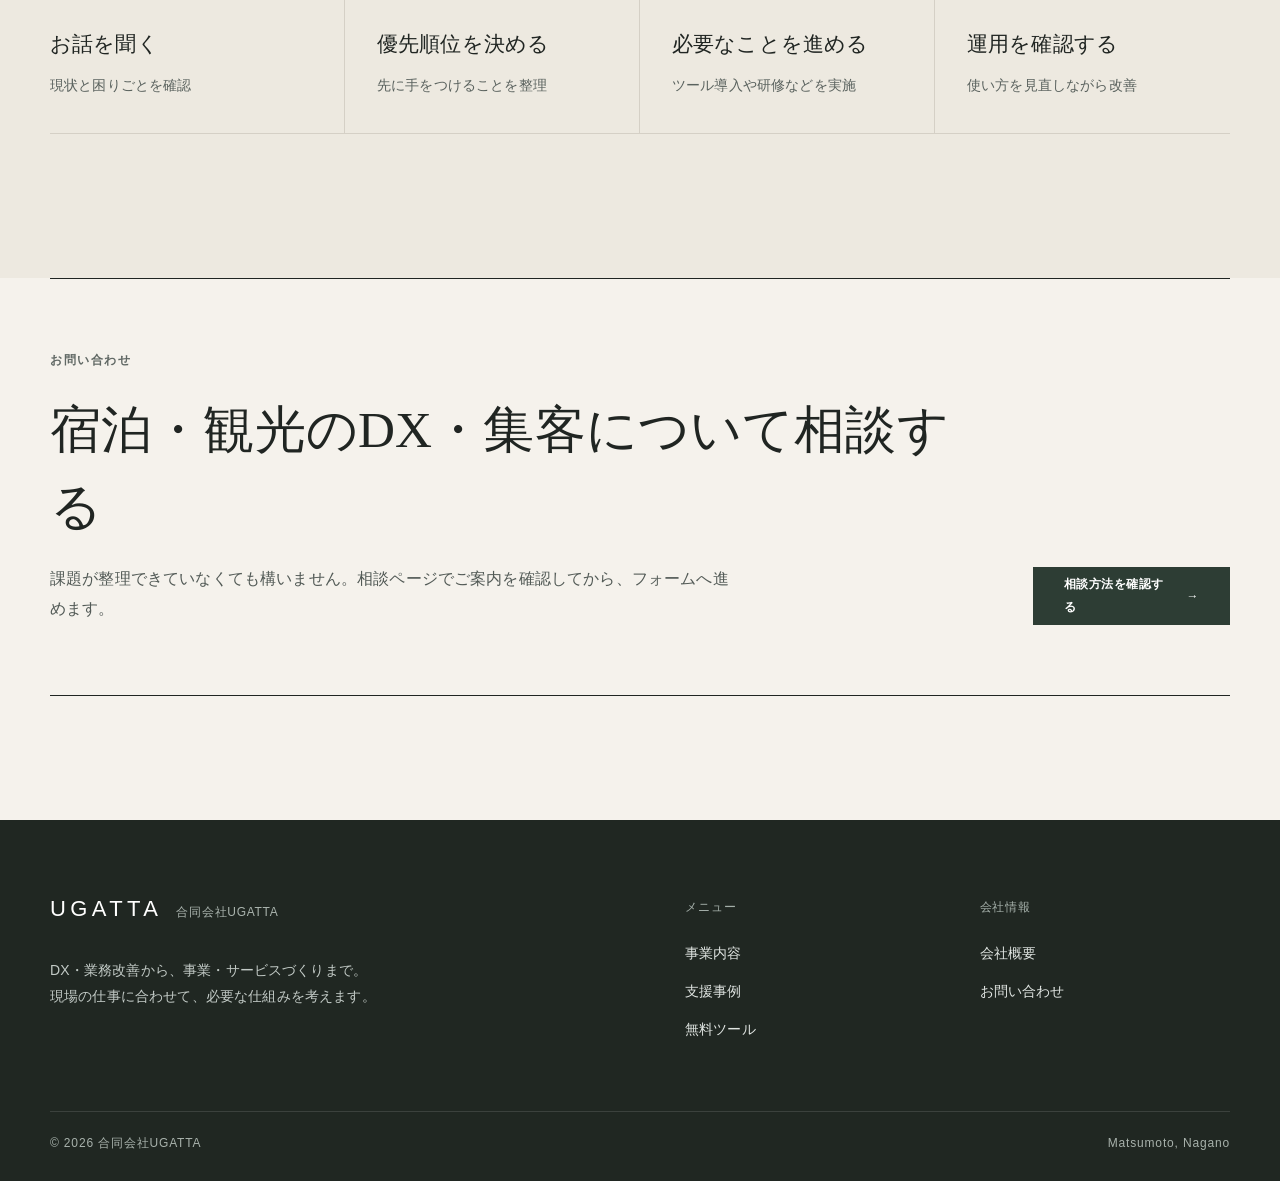
<file: services.html>
<!DOCTYPE html>

<html lang="ja">
<head>
<!-- Google tag (gtag.js) -->
<script async="" src="https://www.googletagmanager.com/gtag/js?id=G-QS9HSHCY33"></script>
<script>
  window.dataLayer = window.dataLayer || [];
  function gtag(){dataLayer.push(arguments);}
  gtag('js', new Date());
  gtag('config', 'G-QS9HSHCY33');
</script>
<meta charset="utf-8"/>
<meta content="width=device-width, initial-scale=1.0" name="viewport"/>
<title>宿泊・観光のDX支援・人材育成・販路開拓｜UGATTA</title>
<meta content="旅館・ホテルなど宿泊・観光事業者のDX・業務改善、生成AI研修、体験商品開発、インバウンド集客・海外OTA掲載を、現場の状況に合わせて支援します。" name="description"/>
<meta content="noindex,nofollow,noarchive" name="robots"/>
<link href="https://ugatta-llc.com/services.html" rel="canonical"/>
<meta content="ja_JP" property="og:locale"/>
<meta content="website" property="og:type"/>
<meta content="合同会社UGATTA" property="og:site_name"/>
<meta content="宿泊・観光のDX支援・人材育成・販路開拓｜UGATTA" property="og:title"/>
<meta content="宿泊施設の業務改善から生成AI研修、体験商品開発、インバウンド集客まで、4つのサービスをご案内します。" property="og:description"/>
<meta content="https://ugatta-llc.com/services.html" property="og:url"/>
<meta content="https://ugatta-llc.com/og-image.jpg" property="og:image"/>
<meta content="summary_large_image" name="twitter:card"/>
<meta content="宿泊・観光のDX支援・人材育成・販路開拓｜UGATTA" name="twitter:title"/>
<meta content="宿泊施設のDX・業務改善、研修、商品開発、インバウンド集客を支援します。" name="twitter:description"/>
<meta content="https://ugatta-llc.com/og-image.jpg" name="twitter:image"/>
<meta content="#41574A" name="theme-color"/>
<link href="favicon.ico" rel="icon"/>
<link href="favicon-32x32.png" rel="icon" sizes="32x32" type="image/png"/>
<link href="apple-touch-icon.png" rel="apple-touch-icon"/>
<link href="css/style.css" rel="stylesheet"/>
<script type="application/ld+json">
{"@context":"https://schema.org","@graph":[
{"@type":"BreadcrumbList","itemListElement":[{"@type":"ListItem","position":1,"name":"トップ","item":"https://ugatta-llc.com/"},{"@type":"ListItem","position":2,"name":"事業内容","item":"https://ugatta-llc.com/services.html"}]},
{"@type":"ItemList","name":"宿泊・観光事業者を支える4つのサービス","itemListElement":[
{"@type":"Service","position":1,"name":"宿泊施設のDX・業務改善支援","provider":{"@id":"https://ugatta-llc.com/#organization"}},
{"@type":"Service","position":2,"name":"生成AI・デジタルツールの研修と活用支援","provider":{"@id":"https://ugatta-llc.com/#organization"}},
{"@type":"Service","position":3,"name":"地域資源を活かした体験商品・サービス開発","provider":{"@id":"https://ugatta-llc.com/#organization"}},
{"@type":"Service","position":4,"name":"インバウンド集客・海外OTA掲載支援","provider":{"@id":"https://ugatta-llc.com/#organization"}}
]}
]}
</script>
</head>
<body>
<a class="skip-link" href="#main">本文へ移動</a>
<header class="site-header" data-header="">
<div class="container header-inner">
<a aria-label="宿泊・観光DX支援 UGATTA トップページ" class="brand brand--topic" href="./">
<span aria-hidden="true" class="brand-mark">U</span>
<span class="brand-copy"><strong>宿泊・観光DX支援</strong><small>UGATTA</small></span>
</a>
<button aria-controls="global-nav" aria-expanded="false" aria-label="メニューを開く" class="menu-toggle" data-menu-toggle="" type="button">
<span></span><span></span><span></span>
</button>
<nav aria-label="メインナビゲーション" class="global-nav" data-nav="" id="global-nav">
<ul><li><a href="./">トップ</a></li><li><a aria-current="page" href="services.html">宿泊・観光DX支援</a></li><li><a href="ugatta_case_studies.html">旅館・ホテルの支援事例</a></li><li><a href="useful.html">観光DX無料ツール</a></li><li><a href="about.html">会社概要</a></li></ul>
<a class="button button--small" data-analytics-event="contact_page_click" data-contact-destination="contact_page" href="contact.html">相談する<span aria-hidden="true">→</span></a>
</nav>
</div>
</header>
<main id="main">
<nav aria-label="パンくずリスト" class="breadcrumb container"><ol><li><a href="./">トップ</a></li><li aria-current="page">事業内容</li></ol></nav>
<section class="page-hero">
<div class="container page-hero-grid reveal"><div><p class="eyebrow">事業内容</p><h1>宿泊・観光事業者を支える4つのサービス</h1></div><p>旅館・ホテルの予約・フロント業務の改善から、生成AI研修、地域資源を活かした商品開発、インバウンド集客まで。必要な支援を、現場の状況に合わせて組み立てます。</p></div>
</section>
<section class="section service-detail-list">
<div class="container">
<article class="service-detail reveal" id="dx"><div class="service-detail__image"><img alt="チームで宿泊施設の業務課題とDX施策を検討するイメージ" height="195" src="bansou.jpg" width="400"/></div><div class="service-detail__copy"><span class="service-index">01 / 宿泊DX・業務改善</span><h2>宿泊施設のDX・業務改善支援</h2><p class="lead-copy">予約、フロント、バックオフィスの業務を整理し、重複作業や担当者への偏りを見直します。</p><p>現状の手順を確認し、必要に応じて宿泊管理システム（PMS）などの選定、データ移行、マニュアル作成、運用の定着まで支援します。一般企業の業務改善についても、同じく現状確認から進めます。</p><div class="service-facts"><div><h3>ご相談の例</h3><p>予約情報の二重入力、PMSの切り替え、フロント業務の属人化</p></div><div><h3>支援する範囲</h3><p>業務可視化、ツール選定、導入・移行、マニュアル、研修</p></div></div><ul class="tag-list"><li>業務可視化</li><li>PMS選定</li><li>データ移行</li><li>運用設計</li></ul><p><a class="text-link" href="ugatta_case_studies.html#case-dx">PMS刷新の支援事例を見る<span aria-hidden="true">→</span></a></p></div></article>
<article class="service-detail reveal" id="training"><div class="service-detail__image"><img alt="パソコンを使った生成AI・デジタルツール研修のイメージ" height="267" loading="lazy" src="ikusei.jpg" width="400"/></div><div class="service-detail__copy"><span class="service-index">02 / 研修・活用支援</span><h2>生成AI・デジタルツールの研修と活用支援</h2><p class="lead-copy">日々の仕事に合わせて、生成AIやデジタルツールの使い方を学ぶ研修を行います。</p><p>操作方法に加え、どの業務にどう取り入れるかを整理します。研修だけで終わらせず、現場で試し、実際の仕事に取り入れられる状態を目指します。</p><div class="service-facts"><div><h3>ご相談の例</h3><p>生成AIを使う業務の選定、スタッフの基礎研修、利用ルールの整理</p></div><div><h3>支援する範囲</h3><p>業務選定、研修内容の設計、操作研修、実務での活用確認</p></div></div><ul class="tag-list"><li>デジタル基礎</li><li>生成AI活用</li><li>業務ツール</li><li>実務定着</li></ul></div></article>
<article class="service-detail reveal" id="business"><div class="service-detail__image"><img alt="地域資源を活かした体験商品やサービスを企画するイメージ" height="267" loading="lazy" src="kikaku.jpg" width="400"/></div><div class="service-detail__copy"><span class="service-index">03 / 企画・商品開発</span><h2>地域資源を活かした体験商品・サービス開発</h2><p class="lead-copy">地域の素材や施設の強みを整理し、体験商品や新しいサービスを企画します。</p><p>必要に応じて市場調査・顧客分析を行い、商品の内容、見せ方、販売方法まで組み立てます。一般企業の商品・サービス開発にも対応します。</p><div class="service-facts"><div><h3>ご相談の例</h3><p>地域資源の商品化、既存サービスの見直し、新しい販売方法の検討</p></div><div><h3>支援する範囲</h3><p>市場調査、顧客分析、企画、検証、販売方法の整理</p></div></div><ul class="tag-list"><li>市場調査</li><li>顧客分析</li><li>企画開発</li><li>検証支援</li></ul><p><a class="text-link" href="ugatta_case_studies.html#case-inbound">体験商品造成の支援事例を見る<span aria-hidden="true">→</span></a></p></div></article>
<article class="service-detail reveal" id="marketing"><div class="service-detail__image"><img alt="インバウンド集客と海外OTA掲載の施策を検討するイメージ" height="267" loading="lazy" src="etc.jpg" width="400"/></div><div class="service-detail__copy"><span class="service-index">04 / インバウンド・販路開拓</span><h2>インバウンド集客・海外OTA掲載支援</h2><p class="lead-copy">海外のお客様に向けた商品の見せ方と販売方法を整えます。</p><p>体験商品の企画、写真・説明文の整理、海外OTAへの掲載、Webでの情報発信を、施設や地域の状況に合わせて進めます。</p><div class="service-facts"><div><h3>ご相談の例</h3><p>海外向け商品の企画、OTA掲載、写真・説明文、多言語での情報発信</p></div><div><h3>支援する範囲</h3><p>商品整理、掲載ページ作成、販売経路の検討、公開後の運用確認</p></div></div><ul class="tag-list"><li>Web戦略</li><li>インバウンド</li><li>海外OTA</li><li>販路開拓</li></ul><p><a class="text-link" href="ugatta_case_studies.html#case-inbound">海外OTA掲載の支援事例を見る<span aria-hidden="true">→</span></a></p></div></article>
</div>
</section>
<section class="section section--tint">
<div class="container"><div class="section-heading reveal"><div><p class="eyebrow">進め方</p><h2 class="section-title">相談から、日々の仕事になるまで。</h2></div><p class="section-description">必要なことを、必要な順番で。最初から大きく変えず、動かせるところから始めます。</p></div>
<ol class="process-list process-list--compact reveal"><li><span>01</span><div><h3>お話を聞く</h3><p>現状と困りごとを確認</p></div></li><li><span>02</span><div><h3>優先順位を決める</h3><p>先に手をつけることを整理</p></div></li><li><span>03</span><div><h3>必要なことを進める</h3><p>ツール導入や研修などを実施</p></div></li><li><span>04</span><div><h3>運用を確認する</h3><p>使い方を見直しながら改善</p></div></li></ol>
</div>
</section>
<section class="cta-section reveal">
<div class="container">
<div class="cta-panel">
<div><p class="eyebrow">お問い合わせ</p><h2>宿泊・観光のDX・集客について相談する</h2><p>課題が整理できていなくても構いません。相談ページでご案内を確認してから、フォームへ進めます。</p></div>
<a class="button button--large" data-analytics-event="contact_page_click" data-contact-destination="contact_page" href="contact.html">相談方法を確認する<span aria-hidden="true">→</span></a>
</div>
</div>
</section>
</main>
<footer class="site-footer">
<div class="container footer-grid">
<div>
<a class="brand brand--footer" href="./"><span aria-hidden="true" class="brand-mark">U</span><span class="brand-copy"><strong>UGATTA</strong><small>合同会社UGATTA</small></span></a>
<p class="footer-lead">DX・業務改善から、事業・サービスづくりまで。<br/>現場の仕事に合わせて、必要な仕組みを考えます。</p>
</div>
<div class="footer-links">
<div><p class="footer-heading">メニュー</p><a href="services.html">事業内容</a><a href="ugatta_case_studies.html">支援事例</a><a href="useful.html">無料ツール</a></div>
<div><p class="footer-heading">会社情報</p><a href="about.html">会社概要</a><a href="contact.html">お問い合わせ</a></div>
</div>
</div>
<div class="container footer-bottom"><span>© 2026 合同会社UGATTA</span><span>Matsumoto, Nagano</span></div>
</footer>
<script defer="" src="js/script.js"></script>
</body>
</html>
</file>
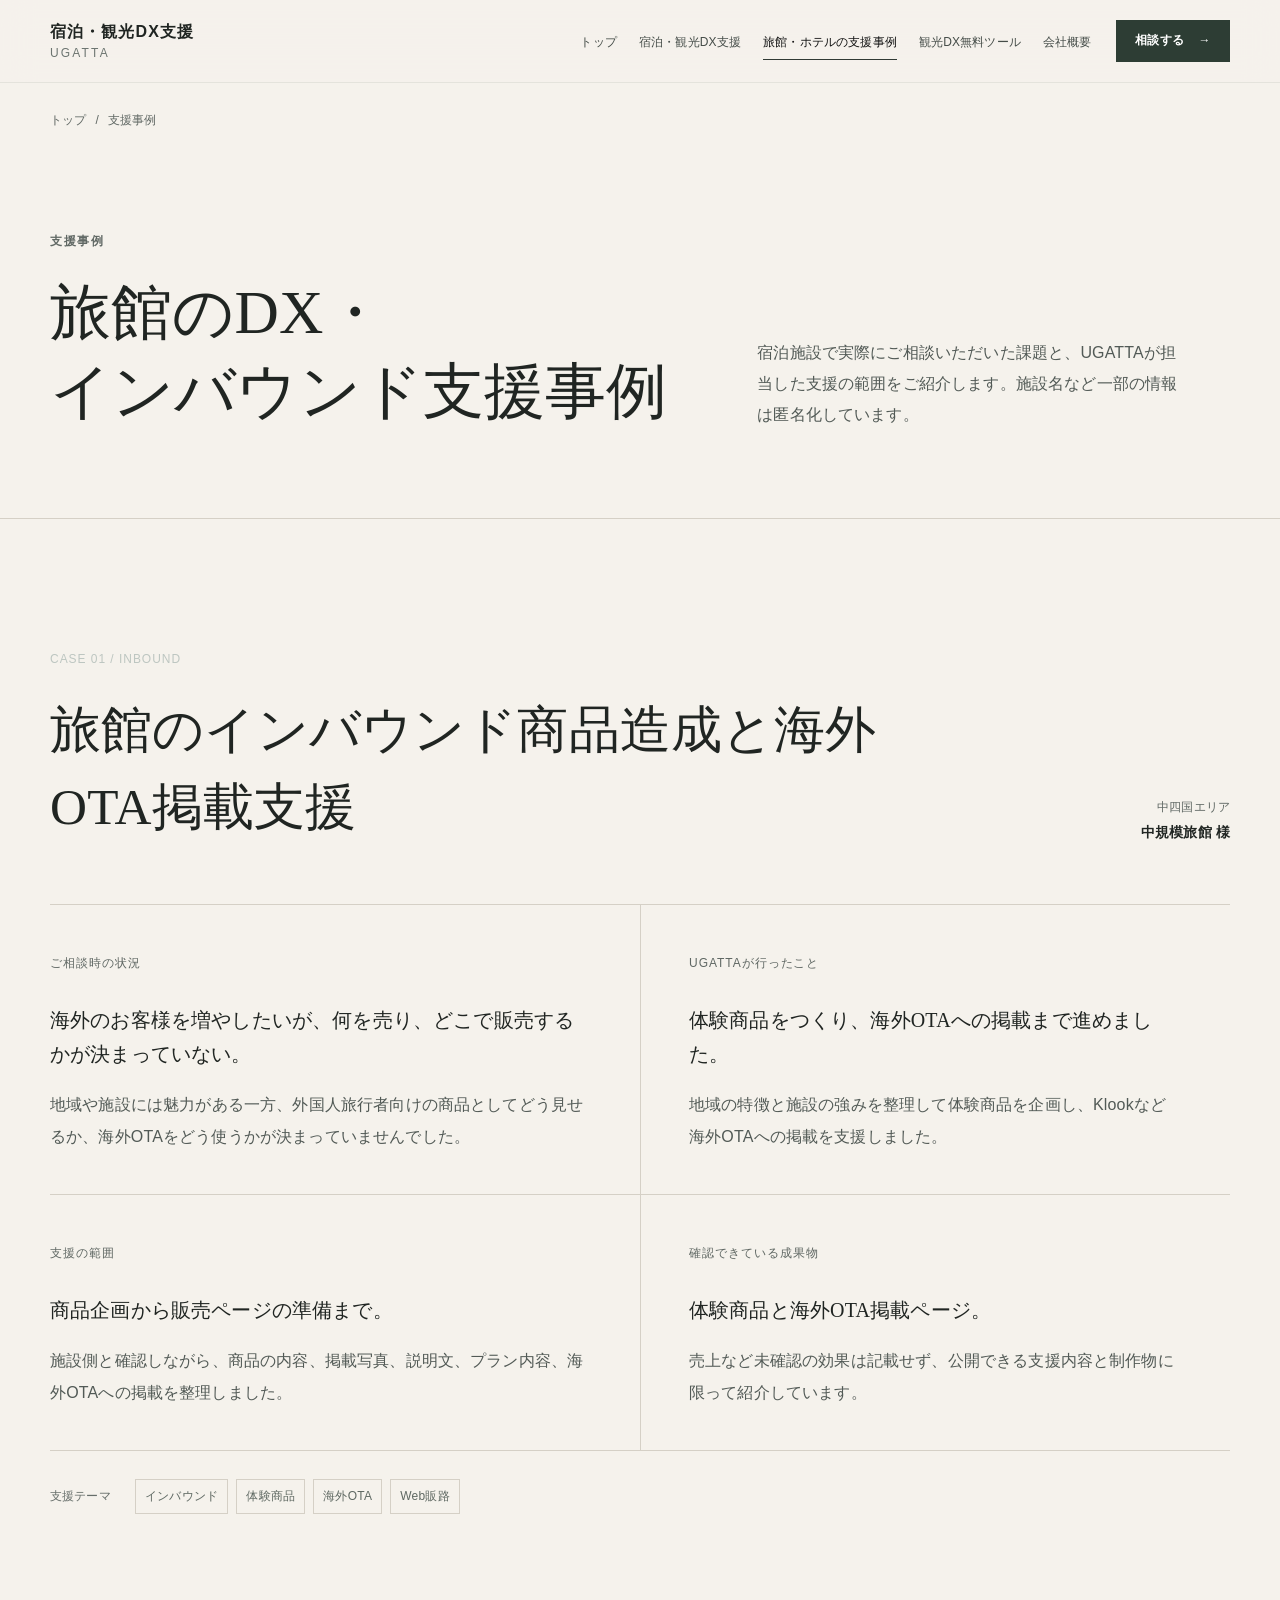
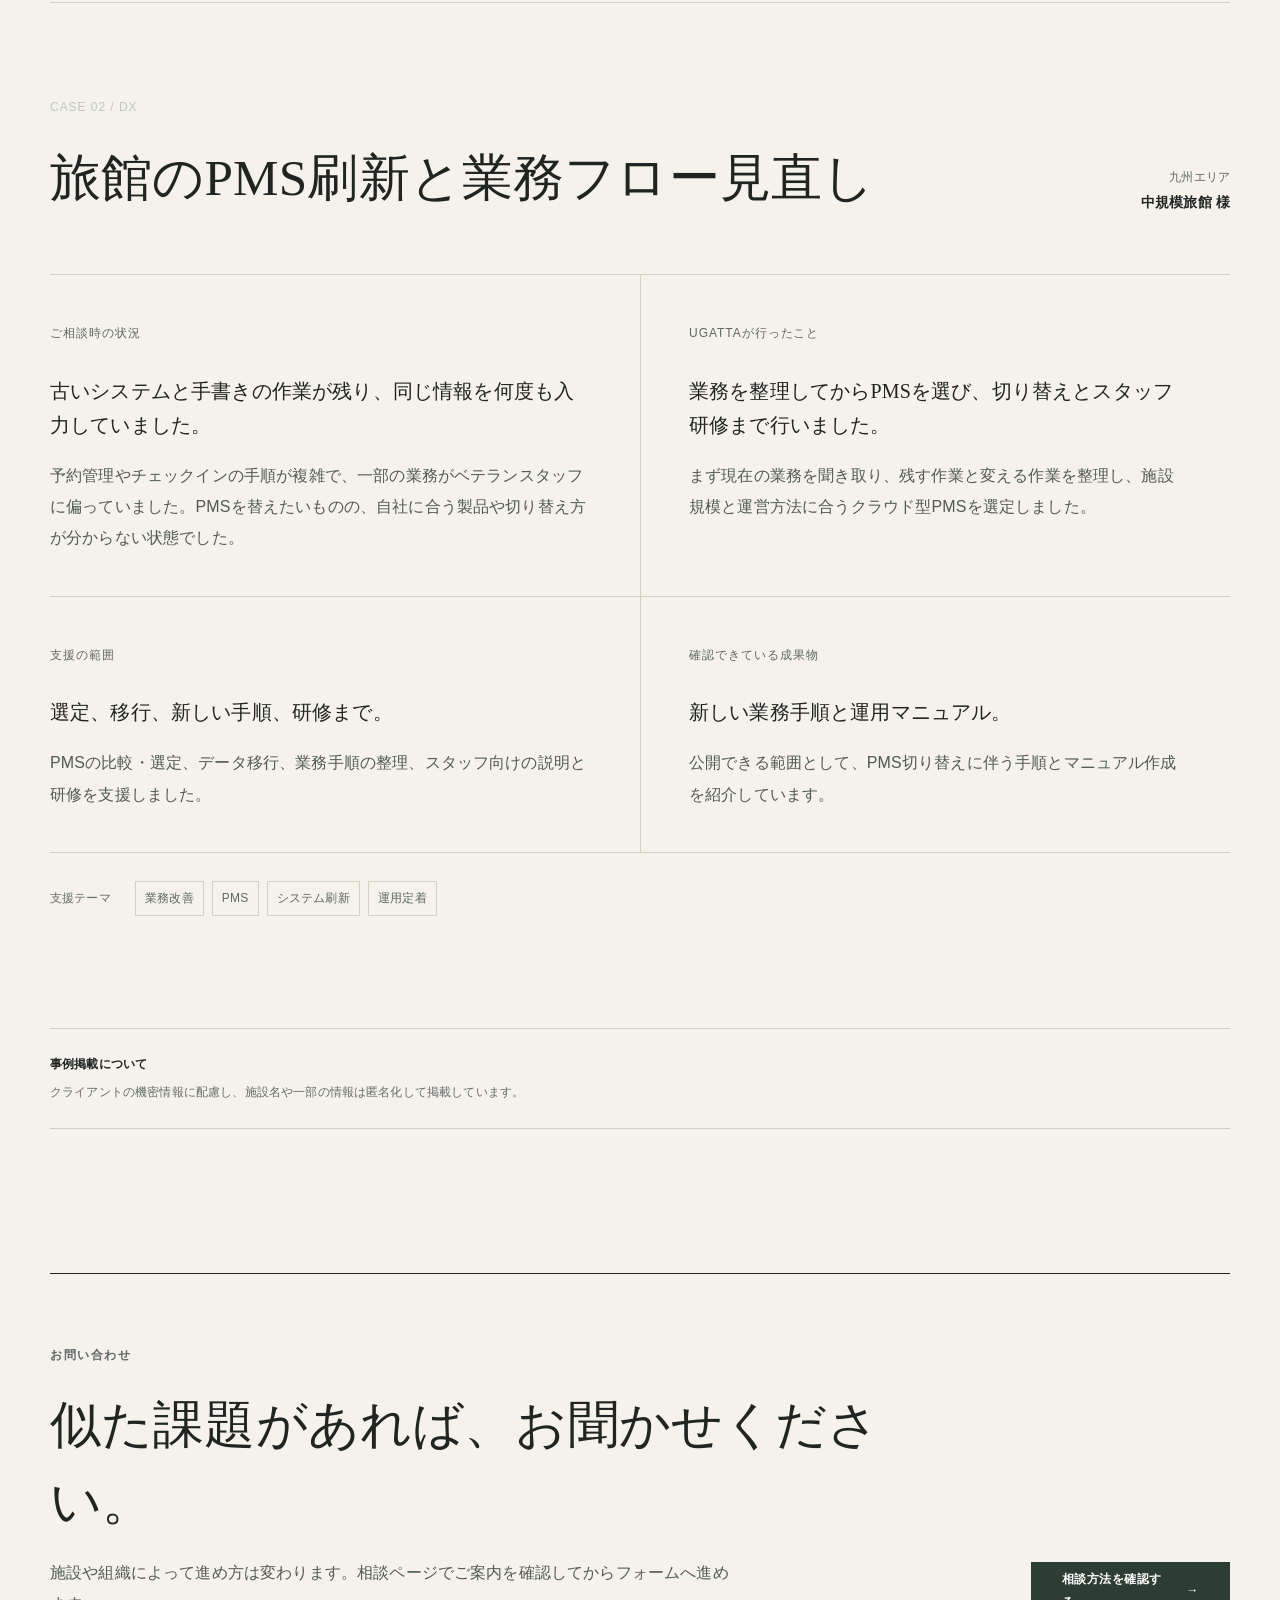
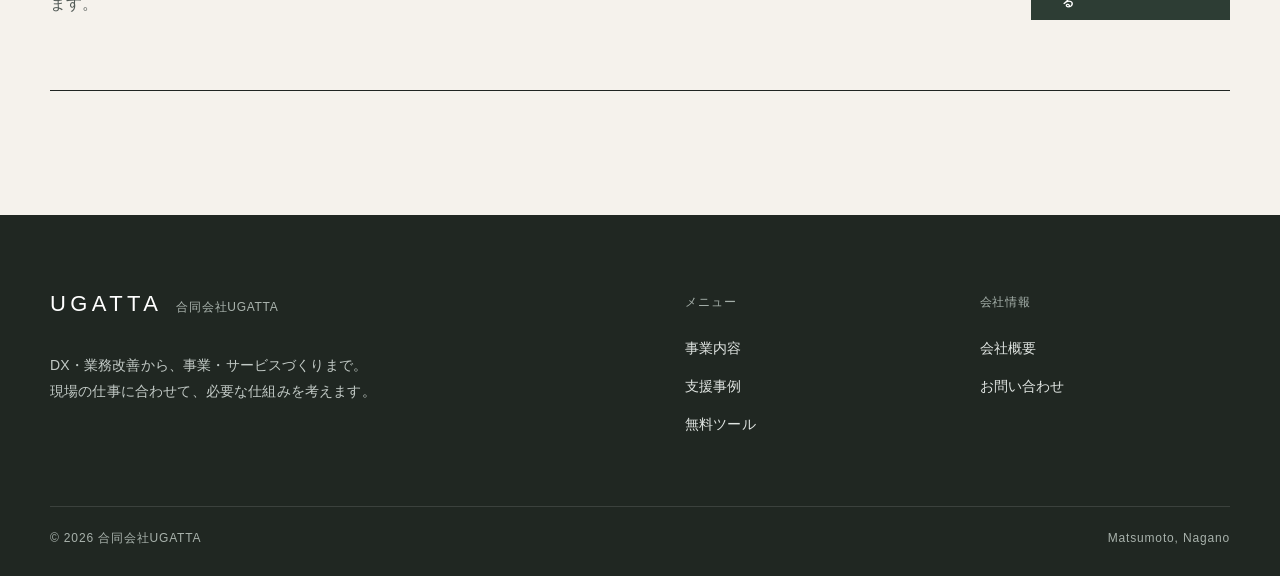
<file: ugatta_case_studies.html>
<!DOCTYPE html>

<html lang="ja">
<head>
<!-- Google tag (gtag.js) -->
<script async="" src="https://www.googletagmanager.com/gtag/js?id=G-QS9HSHCY33"></script>
<script>
  window.dataLayer = window.dataLayer || [];
  function gtag(){dataLayer.push(arguments);}
  gtag('js', new Date());
  gtag('config', 'G-QS9HSHCY33');
</script>
<meta charset="utf-8"/>
<meta content="width=device-width, initial-scale=1.0" name="viewport"/>
<title>旅館のDX・PMS刷新・インバウンド支援事例｜UGATTA</title>
<meta content="合同会社UGATTAの支援事例。旅館のインバウンド商品造成・海外OTA掲載、PMS刷新・業務フロー見直しなどの事例を紹介します。" name="description"/>
<meta content="noindex,nofollow,noarchive" name="robots"/>
<link href="https://ugatta-llc.com/ugatta_case_studies.html" rel="canonical"/>
<meta content="ja_JP" property="og:locale"/>
<meta content="article" property="og:type"/>
<meta content="合同会社UGATTA" property="og:site_name"/>
<meta content="旅館のDX・PMS刷新・インバウンド支援事例｜UGATTA" property="og:title"/>
<meta content="合同会社UGATTAの支援事例。旅館のインバウンド商品造成・海外OTA掲載、PMS刷新・業務フロー見直しなどの事例を紹介します。" property="og:description"/>
<meta content="https://ugatta-llc.com/ugatta_case_studies.html" property="og:url"/>
<meta content="https://ugatta-llc.com/og-image.jpg" property="og:image"/>
<meta content="summary_large_image" name="twitter:card"/>
<meta content="旅館のDX・PMS刷新・インバウンド支援事例｜UGATTA" name="twitter:title"/>
<meta content="旅館・宿泊施設のインバウンド商品造成、海外OTA掲載、PMS刷新、業務改善の支援事例をご紹介します。" name="twitter:description"/>
<meta content="https://ugatta-llc.com/og-image.jpg" name="twitter:image"/>
<meta content="#41574A" name="theme-color"/>
<link href="favicon.ico" rel="icon"/>
<link href="favicon-32x32.png" rel="icon" sizes="32x32" type="image/png"/>
<link href="apple-touch-icon.png" rel="apple-touch-icon"/>
<link href="css/style.css" rel="stylesheet"/>
<script type="application/ld+json">
{"@context":"https://schema.org","@type":"BreadcrumbList","itemListElement":[{"@type":"ListItem","position":1,"name":"トップ","item":"https://ugatta-llc.com/"},{"@type":"ListItem","position":2,"name":"支援事例","item":"https://ugatta-llc.com/ugatta_case_studies.html"}]}
</script>
</head>
<body>
<a class="skip-link" href="#main">本文へ移動</a>
<header class="site-header" data-header="">
<div class="container header-inner">
<a aria-label="宿泊・観光DX支援 UGATTA トップページ" class="brand brand--topic" href="./">
<span aria-hidden="true" class="brand-mark">U</span>
<span class="brand-copy"><strong>宿泊・観光DX支援</strong><small>UGATTA</small></span>
</a>
<button aria-controls="global-nav" aria-expanded="false" aria-label="メニューを開く" class="menu-toggle" data-menu-toggle="" type="button">
<span></span><span></span><span></span>
</button>
<nav aria-label="メインナビゲーション" class="global-nav" data-nav="" id="global-nav">
<ul><li><a href="./">トップ</a></li><li><a href="services.html">宿泊・観光DX支援</a></li><li><a aria-current="page" href="ugatta_case_studies.html">旅館・ホテルの支援事例</a></li><li><a href="useful.html">観光DX無料ツール</a></li><li><a href="about.html">会社概要</a></li></ul>
<a class="button button--small" data-analytics-event="contact_page_click" data-contact-destination="contact_page" href="contact.html">相談する<span aria-hidden="true">→</span></a>
</nav>
</div>
</header>
<main id="main">
<nav aria-label="パンくずリスト" class="breadcrumb container"><ol><li><a href="./">トップ</a></li><li aria-current="page">支援事例</li></ol></nav>
<section class="page-hero">
<div class="container page-hero-grid reveal"><div><p class="eyebrow">支援事例</p><h1>旅館のDX・インバウンド支援事例</h1></div><p>宿泊施設で実際にご相談いただいた課題と、UGATTAが担当した支援の範囲をご紹介します。施設名など一部の情報は匿名化しています。</p></div>
</section>
<section class="section case-detail-section">
<div class="container">
<article class="case-detail reveal" id="case-inbound">
<header class="case-detail__header"><div><span class="case-label">CASE 01 / INBOUND</span><h2>旅館のインバウンド商品造成と海外OTA掲載支援</h2></div><p class="case-client">中四国エリア<br/><strong>中規模旅館 様</strong></p></header>
<div class="case-flow"><div><span>ご相談時の状況</span><h3>海外のお客様を増やしたいが、何を売り、どこで販売するかが決まっていない。</h3><p>地域や施設には魅力がある一方、外国人旅行者向けの商品としてどう見せるか、海外OTAをどう使うかが決まっていませんでした。</p></div><div><span>UGATTAが行ったこと</span><h3>体験商品をつくり、海外OTAへの掲載まで進めました。</h3><p>地域の特徴と施設の強みを整理して体験商品を企画し、Klookなど海外OTAへの掲載を支援しました。</p></div><div><span>支援の範囲</span><h3>商品企画から販売ページの準備まで。</h3><p>施設側と確認しながら、商品の内容、掲載写真、説明文、プラン内容、海外OTAへの掲載を整理しました。</p></div><div><span>確認できている成果物</span><h3>体験商品と海外OTA掲載ページ。</h3><p>売上など未確認の効果は記載せず、公開できる支援内容と制作物に限って紹介しています。</p></div></div>
<footer class="case-detail__footer"><span>支援テーマ</span><ul class="tag-list"><li>インバウンド</li><li>体験商品</li><li>海外OTA</li><li>Web販路</li></ul></footer>
</article>
<article class="case-detail reveal" id="case-dx">
<header class="case-detail__header"><div><span class="case-label">CASE 02 / DX</span><h2>旅館のPMS刷新と業務フロー見直し</h2></div><p class="case-client">九州エリア<br/><strong>中規模旅館 様</strong></p></header>
<div class="case-flow"><div><span>ご相談時の状況</span><h3>古いシステムと手書きの作業が残り、同じ情報を何度も入力していました。</h3><p>予約管理やチェックインの手順が複雑で、一部の業務がベテランスタッフに偏っていました。PMSを替えたいものの、自社に合う製品や切り替え方が分からない状態でした。</p></div><div><span>UGATTAが行ったこと</span><h3>業務を整理してからPMSを選び、切り替えとスタッフ研修まで行いました。</h3><p>まず現在の業務を聞き取り、残す作業と変える作業を整理し、施設規模と運営方法に合うクラウド型PMSを選定しました。</p></div><div><span>支援の範囲</span><h3>選定、移行、新しい手順、研修まで。</h3><p>PMSの比較・選定、データ移行、業務手順の整理、スタッフ向けの説明と研修を支援しました。</p></div><div><span>確認できている成果物</span><h3>新しい業務手順と運用マニュアル。</h3><p>公開できる範囲として、PMS切り替えに伴う手順とマニュアル作成を紹介しています。</p></div></div>
<footer class="case-detail__footer"><span>支援テーマ</span><ul class="tag-list"><li>業務改善</li><li>PMS</li><li>システム刷新</li><li>運用定着</li></ul></footer>
</article>
<div class="note-box reveal"><strong>事例掲載について</strong><p>クライアントの機密情報に配慮し、施設名や一部の情報は匿名化して掲載しています。</p></div>
</div>
</section>
<section class="cta-section reveal">
<div class="container">
<div class="cta-panel">
<div><p class="eyebrow">お問い合わせ</p><h2>似た課題があれば、お聞かせください。</h2><p>施設や組織によって進め方は変わります。相談ページでご案内を確認してからフォームへ進めます。</p></div>
<a class="button button--large" data-analytics-event="contact_page_click" data-contact-destination="contact_page" href="contact.html">相談方法を確認する<span aria-hidden="true">→</span></a>
</div>
</div>
</section>
</main>
<footer class="site-footer">
<div class="container footer-grid">
<div>
<a class="brand brand--footer" href="./"><span aria-hidden="true" class="brand-mark">U</span><span class="brand-copy"><strong>UGATTA</strong><small>合同会社UGATTA</small></span></a>
<p class="footer-lead">DX・業務改善から、事業・サービスづくりまで。<br/>現場の仕事に合わせて、必要な仕組みを考えます。</p>
</div>
<div class="footer-links">
<div><p class="footer-heading">メニュー</p><a href="services.html">事業内容</a><a href="ugatta_case_studies.html">支援事例</a><a href="useful.html">無料ツール</a></div>
<div><p class="footer-heading">会社情報</p><a href="about.html">会社概要</a><a href="contact.html">お問い合わせ</a></div>
</div>
</div>
<div class="container footer-bottom"><span>© 2026 合同会社UGATTA</span><span>Matsumoto, Nagano</span></div>
</footer>
<script defer="" src="js/script.js"></script>
</body>
</html>
</file>
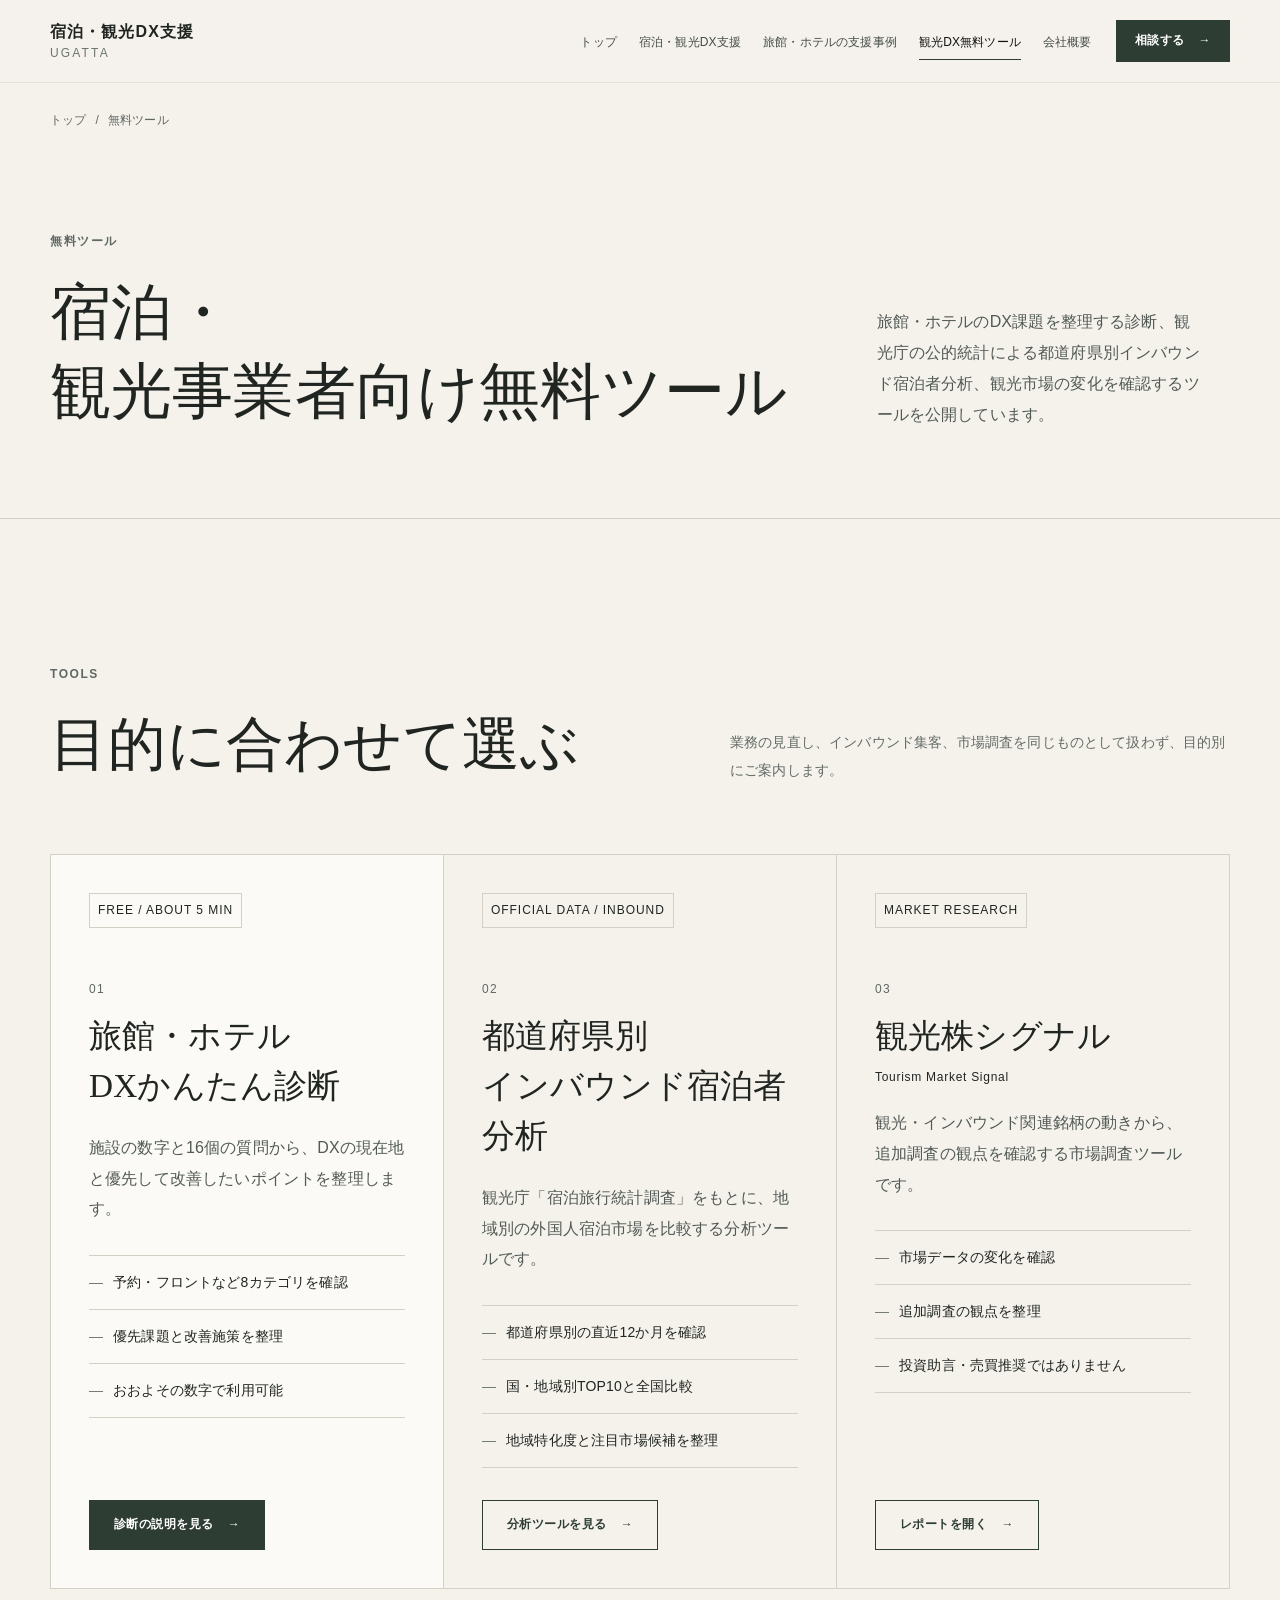
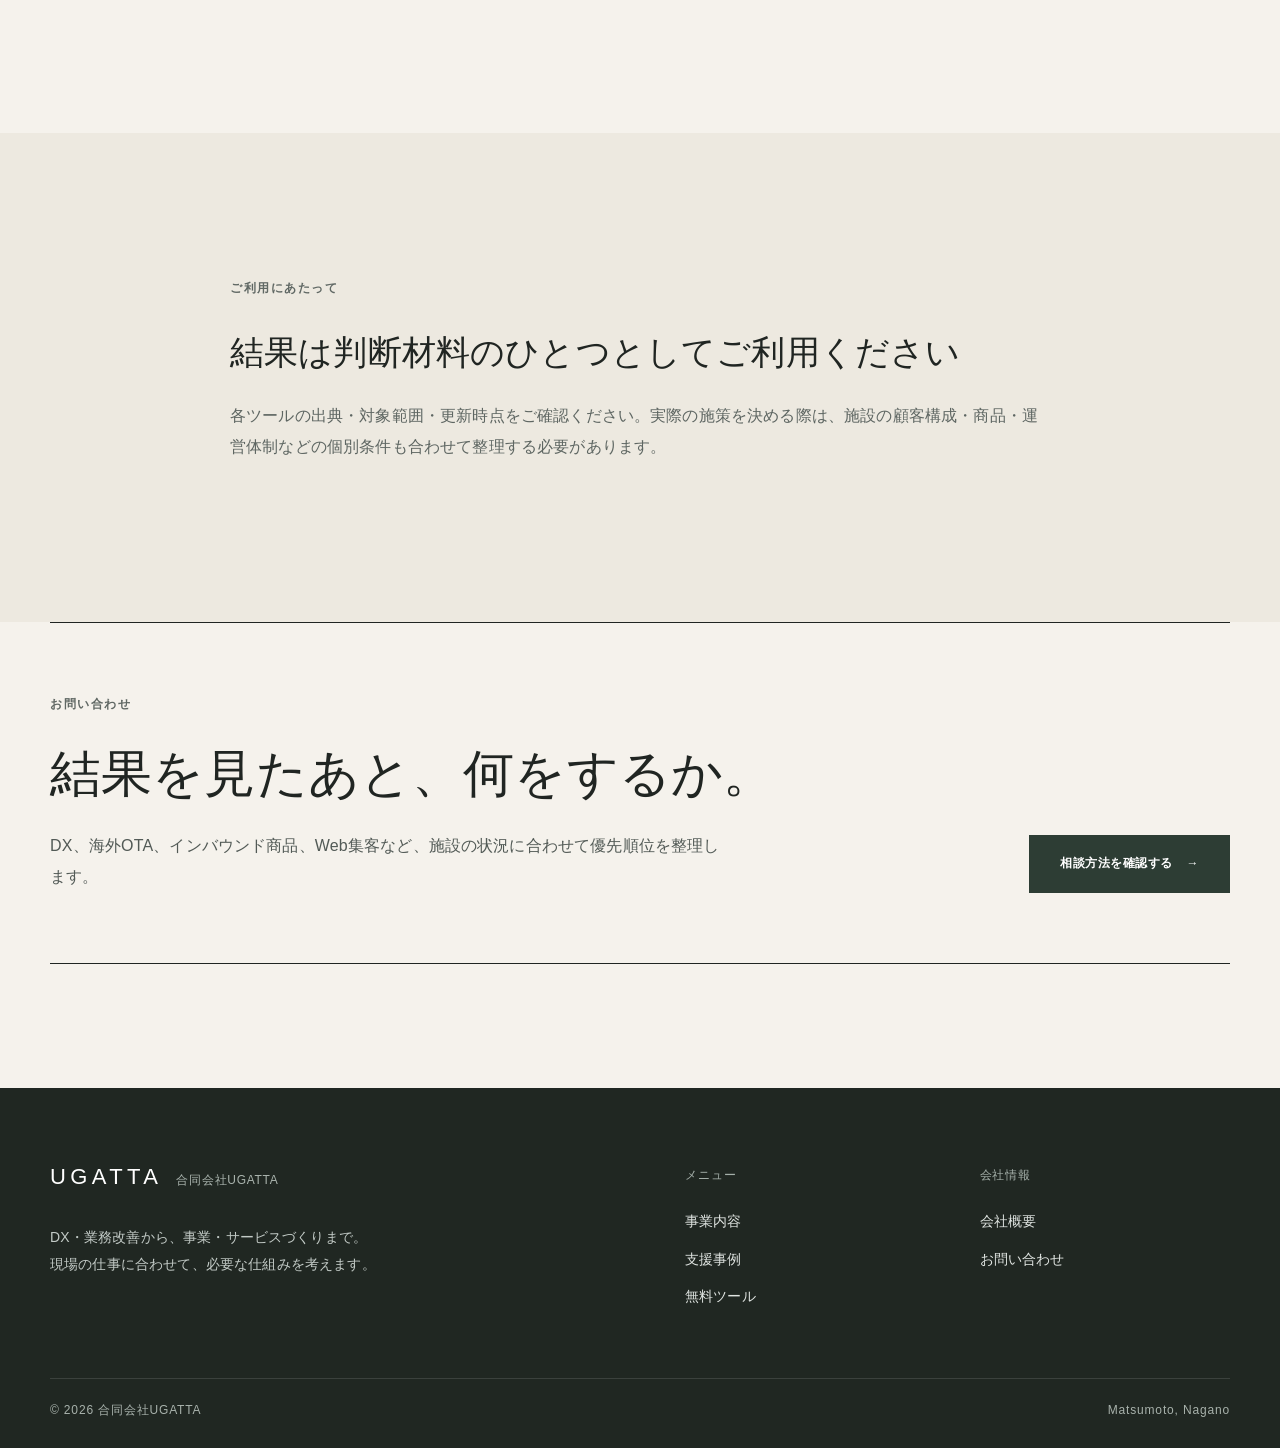
<file: useful.html>
<!DOCTYPE html>

<html lang="ja">
<head>
<!-- Google tag (gtag.js) -->
<script async="" src="https://www.googletagmanager.com/gtag/js?id=G-QS9HSHCY33"></script>
<script>
  window.dataLayer = window.dataLayer || [];
  function gtag(){dataLayer.push(arguments);}
  gtag('js', new Date());
  gtag('config', 'G-QS9HSHCY33');
</script>
<meta charset="utf-8"/>
<meta content="width=device-width, initial-scale=1.0" name="viewport"/>
<title>旅館・ホテルのDX診断と観光分析の無料ツール｜UGATTA</title>
<meta content="旅館・ホテルのDX課題を整理する診断、観光庁の公的統計による都道府県別インバウンド宿泊者分析、観光市場の変化を確認するツールを公開しています。" name="description"/>
<meta content="noindex,nofollow,noarchive" name="robots"/>
<link href="https://ugatta-llc.com/useful.html" rel="canonical"/>
<meta content="ja_JP" property="og:locale"/>
<meta content="website" property="og:type"/>
<meta content="合同会社UGATTA" property="og:site_name"/>
<meta content="旅館・ホテルのDX診断と観光分析の無料ツール｜UGATTA" property="og:title"/>
<meta content="宿泊施設のDX課題、公的統計による地域別の訪日客動向、観光市場の変化を目的別に確認できます。" property="og:description"/>
<meta content="https://ugatta-llc.com/useful.html" property="og:url"/>
<meta content="https://ugatta-llc.com/og-image.jpg" property="og:image"/>
<meta content="summary_large_image" name="twitter:card"/>
<meta content="旅館・ホテルのDX診断と観光分析の無料ツール｜UGATTA" name="twitter:title"/>
<meta content="DX診断、インバウンド宿泊者分析、観光市場調査のツールをご案内します。" name="twitter:description"/>
<meta content="https://ugatta-llc.com/og-image.jpg" name="twitter:image"/>
<meta content="#41574A" name="theme-color"/>
<link href="favicon.ico" rel="icon"/>
<link href="favicon-32x32.png" rel="icon" sizes="32x32" type="image/png"/>
<link href="apple-touch-icon.png" rel="apple-touch-icon"/>
<link href="css/style.css" rel="stylesheet"/>
<script type="application/ld+json">
{"@context":"https://schema.org","@type":"BreadcrumbList","itemListElement":[{"@type":"ListItem","position":1,"name":"トップ","item":"https://ugatta-llc.com/"},{"@type":"ListItem","position":2,"name":"無料ツール","item":"https://ugatta-llc.com/useful.html"}]}
</script>
</head>
<body>
<a class="skip-link" href="#main">本文へ移動</a>
<header class="site-header" data-header="">
<div class="container header-inner">
<a aria-label="宿泊・観光DX支援 UGATTA トップページ" class="brand brand--topic" href="./">
<span aria-hidden="true" class="brand-mark">U</span>
<span class="brand-copy"><strong>宿泊・観光DX支援</strong><small>UGATTA</small></span>
</a>
<button aria-controls="global-nav" aria-expanded="false" aria-label="メニューを開く" class="menu-toggle" data-menu-toggle="" type="button">
<span></span><span></span><span></span>
</button>
<nav aria-label="メインナビゲーション" class="global-nav" data-nav="" id="global-nav">
<ul><li><a href="./">トップ</a></li><li><a href="services.html">宿泊・観光DX支援</a></li><li><a href="ugatta_case_studies.html">旅館・ホテルの支援事例</a></li><li><a aria-current="page" href="useful.html">観光DX無料ツール</a></li><li><a href="about.html">会社概要</a></li></ul>
<a class="button button--small" data-analytics-event="contact_page_click" data-contact-destination="contact_page" href="contact.html">相談する<span aria-hidden="true">→</span></a>
</nav>
</div>
</header>
<main id="main">
<nav aria-label="パンくずリスト" class="breadcrumb container"><ol><li><a href="./">トップ</a></li><li aria-current="page">無料ツール</li></ol></nav>
<section class="page-hero">
<div class="container page-hero-grid reveal"><div><p class="eyebrow">無料ツール</p><h1>宿泊・観光事業者向け無料ツール</h1></div><p>旅館・ホテルのDX課題を整理する診断、観光庁の公的統計による都道府県別インバウンド宿泊者分析、観光市場の変化を確認するツールを公開しています。</p></div>
</section>
<section class="section tool-directory-section"><div class="container"><div class="section-heading reveal"><div><p class="eyebrow">TOOLS</p><h2 class="section-title">目的に合わせて選ぶ</h2></div><p class="section-description">業務の見直し、インバウンド集客、市場調査を同じものとして扱わず、目的別にご案内します。</p></div><div class="tool-directory-grid reveal">
<article class="tool-directory-card tool-directory-card--featured"><span class="tool-badge">FREE / ABOUT 5 MIN</span><p class="tool-directory-card__number">01</p><h2>旅館・ホテル<br/>DXかんたん診断</h2><p>施設の数字と16個の質問から、DXの現在地と優先して改善したいポイントを整理します。</p><ul class="check-list"><li>予約・フロントなど8カテゴリを確認</li><li>優先課題と改善施策を整理</li><li>おおよその数字で利用可能</li></ul><a class="button" data-analytics-event="tool_click" href="dx-diagnosis.html">診断の説明を見る<span aria-hidden="true">→</span></a></article>
<article class="tool-directory-card"><span class="tool-badge">OFFICIAL DATA / INBOUND</span><p class="tool-directory-card__number">02</p><h2>都道府県別<br/>インバウンド宿泊者分析</h2><p>観光庁「宿泊旅行統計調査」をもとに、地域別の外国人宿泊市場を比較する分析ツールです。</p><ul class="check-list"><li>都道府県別の直近12か月を確認</li><li>国・地域別TOP10と全国比較</li><li>地域特化度と注目市場候補を整理</li></ul><a class="button button--outline" data-analytics-event="tool_click" href="inbound-analysis.html">分析ツールを見る<span aria-hidden="true">→</span></a></article>
<article class="tool-directory-card"><span class="tool-badge">MARKET RESEARCH</span><p class="tool-directory-card__number">03</p><h2>観光株シグナル<span lang="en">Tourism Market Signal</span></h2><p>観光・インバウンド関連銘柄の動きから、追加調査の観点を確認する市場調査ツールです。</p><ul class="check-list"><li>市場データの変化を確認</li><li>追加調査の観点を整理</li><li>投資助言・売買推奨ではありません</li></ul><a class="button button--outline" data-analytics-event="tool_click" href="https://ugatta-llc.com/report.html">レポートを開く<span aria-hidden="true">→</span></a></article>
</div></div></section>
<section class="section section--tint"><div class="container responsible-note reveal"><p class="eyebrow">ご利用にあたって</p><h2>結果は判断材料のひとつとしてご利用ください</h2><p>各ツールの出典・対象範囲・更新時点をご確認ください。実際の施策を決める際は、施設の顧客構成・商品・運営体制などの個別条件も合わせて整理する必要があります。</p></div></section>
<section class="cta-section reveal">
<div class="container">
<div class="cta-panel">
<div><p class="eyebrow">お問い合わせ</p><h2>結果を見たあと、何をするか。</h2><p>DX、海外OTA、インバウンド商品、Web集客など、施設の状況に合わせて優先順位を整理します。</p></div>
<a class="button button--large" data-analytics-event="contact_page_click" data-contact-destination="contact_page" href="contact.html">相談方法を確認する<span aria-hidden="true">→</span></a>
</div>
</div>
</section>
</main>
<footer class="site-footer">
<div class="container footer-grid">
<div>
<a class="brand brand--footer" href="./"><span aria-hidden="true" class="brand-mark">U</span><span class="brand-copy"><strong>UGATTA</strong><small>合同会社UGATTA</small></span></a>
<p class="footer-lead">DX・業務改善から、事業・サービスづくりまで。<br/>現場の仕事に合わせて、必要な仕組みを考えます。</p>
</div>
<div class="footer-links">
<div><p class="footer-heading">メニュー</p><a href="services.html">事業内容</a><a href="ugatta_case_studies.html">支援事例</a><a href="useful.html">無料ツール</a></div>
<div><p class="footer-heading">会社情報</p><a href="about.html">会社概要</a><a href="contact.html">お問い合わせ</a></div>
</div>
</div>
<div class="container footer-bottom"><span>© 2026 合同会社UGATTA</span><span>Matsumoto, Nagano</span></div>
</footer>
<script defer="" src="js/script.js"></script>
</body>
</html>
</file>
<file: css/style.css>
:root{
  --ink:#202522;
  --ink-soft:#646b67;
  --accent:#41574a;
  --accent-deep:#2d3d34;
  --paper:#f5f2ec;
  --paper-soft:#ede9e0;
  --paper-light:#fbfaf6;
  --white:#fff;
  --line:#d5d0c6;
  --line-dark:rgba(255,255,255,.18);
  --serif:"Yu Mincho","Hiragino Mincho ProN","Hiragino Mincho Pro",serif;
  --sans:-apple-system,BlinkMacSystemFont,"Hiragino Sans","Yu Gothic","Meiryo",sans-serif;
  --latin:"Helvetica Neue",Arial,sans-serif;
  --container:1180px;
}
*{box-sizing:border-box}
html{scroll-behavior:smooth}
body{margin:0;background:var(--paper);color:var(--ink);font-family:var(--sans);font-size:16px;line-height:1.92;letter-spacing:.01em;-webkit-font-smoothing:antialiased;text-rendering:optimizeLegibility}
body.nav-open{overflow:hidden}
a{color:inherit;text-decoration:none}
img{display:block;max-width:100%}
button,input,textarea,select{font:inherit}
a:focus-visible,button:focus-visible,summary:focus-visible{outline:2px solid var(--accent);outline-offset:4px}
.container{width:min(calc(100% - 64px),var(--container));margin-inline:auto}
.skip-link{position:fixed;left:16px;top:-100px;z-index:9999;padding:10px 16px;background:#fff;border:1px solid var(--line)}
.skip-link:focus{top:16px}

.eyebrow{margin:0 0 20px;color:#606864;font-family:var(--latin);font-size:12px;font-weight:600;letter-spacing:.13em;text-transform:uppercase}
.eyebrow--light{color:#aeb8b3}
.lead-copy{font-family:var(--serif);font-size:clamp(22px,2.25vw,31px);line-height:1.75;font-weight:500;letter-spacing:.01em}
.section{padding:144px 0}
.section--tint{background:var(--paper-soft)}
.section--dark{background:#27312b;color:#fff}
.section-title{margin:0;font-family:var(--serif);font-size:clamp(38px,4.5vw,64px);font-weight:500;line-height:1.35;letter-spacing:.005em}
.section-title--left{text-align:left}
.section-title--light{color:#fff}
.section-description{max-width:500px;margin:0;color:var(--ink-soft);font-size:14px;line-height:2}
.section-heading{display:flex;align-items:flex-end;justify-content:space-between;gap:64px;margin-bottom:70px}
.section-heading--light .section-description{color:#c8cfcb}
.desktop-only{display:block}

.site-header{position:sticky;top:0;z-index:1000;background:rgba(245,242,236,.93);border-bottom:1px solid rgba(32,37,34,.08);backdrop-filter:blur(16px);-webkit-backdrop-filter:blur(16px)}
.header-inner{height:82px;display:flex;align-items:center;justify-content:space-between;gap:32px}
.brand{display:inline-flex;align-items:flex-end;flex-shrink:0}
.brand-mark{display:none}
.brand-copy{display:flex;align-items:baseline;gap:14px;line-height:1}
.brand-copy strong{font-family:var(--latin);font-size:22px;font-weight:500;letter-spacing:.2em}
.brand-copy small{color:#6c7470;font-size:12px;letter-spacing:.06em}
.brand--topic .brand-copy{flex-direction:column;align-items:flex-start;gap:5px;line-height:1.2}
.brand--topic .brand-copy strong{font-family:var(--sans);font-size:16px;font-weight:600;letter-spacing:.07em;white-space:nowrap}
.brand--topic .brand-copy small{font-family:var(--latin);font-size:12px;font-weight:500;letter-spacing:.18em}
.global-nav{display:flex;align-items:center;gap:24px}
.global-nav ul{display:flex;align-items:center;gap:22px;list-style:none;margin:0;padding:0}
.global-nav li a{position:relative;font-size:12px;font-weight:500;color:#454c48;transition:color .2s}
.global-nav li a:hover,.global-nav li a[aria-current="page"]{color:#111}
.global-nav li a[aria-current="page"]:after{content:"";position:absolute;left:0;right:0;bottom:-11px;height:1px;background:#313a35}
.menu-toggle{display:none;width:44px;height:44px;border:0;background:transparent;cursor:pointer;padding:9px}
.menu-toggle span{display:block;height:1px;background:var(--ink);margin:7px 0;transition:.25s}

.button{display:inline-flex;align-items:center;justify-content:center;gap:14px;min-height:50px;padding:0 24px;border:1px solid var(--accent-deep);border-radius:0;background:var(--accent-deep);color:#fff;font-size:12px;font-weight:600;letter-spacing:.04em;transition:background .22s,color .22s,border-color .22s,transform .22s}
.button:hover{background:#18221c;border-color:#18221c;transform:translateY(-1px)}
.button--small{min-height:42px;padding:0 18px;font-size:12px}
.button--large{min-height:58px;padding:0 30px}
.button--outline{background:transparent;color:var(--accent-deep)}
.button--outline:hover{background:var(--accent-deep);color:#fff}
.button--light{background:#fff;color:#232b27;border-color:#fff}
.button--light:hover{background:#e9e7e1;border-color:#e9e7e1;color:#232b27}
.text-link{display:inline-flex;align-items:center;gap:10px;padding-bottom:4px;border-bottom:1px solid #92968f;font-size:12px;font-weight:500}
.text-link:hover{border-color:#202624}
.text-link--light{color:#fff;border-color:#77827c}
.text-link--light:hover{border-color:#fff}

.hero--home{padding:64px 0 30px;min-height:calc(100vh - 82px);display:flex;flex-direction:column;justify-content:space-between}
.hero-grid{display:grid;grid-template-columns:minmax(0,1.42fr) minmax(270px,.58fr);gap:6vw;align-items:center}
.hero-copy{max-width:820px}
.hero-copy h1{margin:0 0 28px;font-family:var(--serif);font-size:clamp(42px,4.8vw,62px);font-weight:500;line-height:1.28;letter-spacing:-.012em;text-wrap:balance;word-break:auto-phrase}
.hero-title-line{display:block}.hero-title-line--accent{color:var(--accent)}
.hero-kicker{margin:0 0 18px;color:var(--accent);font-family:var(--serif);font-size:clamp(20px,2vw,27px);font-weight:500}
.hero-lead{max-width:740px;margin:0 0 30px;color:#525a56;font-size:16px;line-height:1.95}
.hero-actions{display:flex;align-items:center;gap:30px}
.hero-visual{border-left:1px solid var(--line);padding-left:48px}
.hero-aside-label{margin:0 0 34px;color:#606864;font-family:var(--latin);font-size:12px;letter-spacing:.15em}
.hero-work-list{list-style:none;margin:0;padding:0;border-top:1px solid var(--line)}
.hero-work-list li{display:grid;grid-template-columns:48px 1fr;align-items:center;gap:18px;padding:22px 0;border-bottom:1px solid var(--line)}
.hero-work-list span{color:#606864;font-family:var(--latin);font-size:12px;letter-spacing:.1em}
.hero-work-list strong{font-family:var(--serif);font-size:18px;font-weight:500;letter-spacing:.02em}
.hero-note{margin-top:42px;padding-top:18px;border-top:1px solid var(--line);display:flex;justify-content:space-between;color:#606864;font-family:var(--latin);font-size:12px;letter-spacing:.1em}

.intro-grid,.about-message-grid,.company-grid,.qa-grid{display:grid;grid-template-columns:.78fr 1.22fr;gap:11vw;align-items:start}
.intro-copy{max-width:720px}
.intro-copy>p{margin:0 0 30px}
.intro-copy>p:not(.lead-copy){color:var(--ink-soft)}
.question-lines{margin:42px 0 44px;padding:26px 0;border-top:1px solid var(--line);border-bottom:1px solid var(--line)}
.question-lines p{margin:0;padding:8px 0;font-family:var(--serif);font-size:clamp(19px,2vw,26px);line-height:1.55}

.service-grid{display:grid;grid-template-columns:repeat(2,1fr);border-top:1px solid var(--line);border-left:1px solid var(--line)}
.service-tile{position:relative;min-height:318px;padding:40px 44px;border-right:1px solid var(--line);border-bottom:1px solid var(--line);background:transparent;transition:background .25s ease}
.service-tile:hover{background:rgba(255,255,255,.34)}
.service-index{font-family:var(--latin);font-size:12px;letter-spacing:.11em;color:#5f6763}
.service-tile h3{margin:74px 0 18px;font-family:var(--serif);font-size:29px;font-weight:500;line-height:1.5}
.service-tile p{max-width:450px;margin:0;color:#535b57;font-size:16px;line-height:1.9}
.tile-arrow{position:absolute;right:38px;top:34px;font-size:17px;color:#7b827e}

.process-list{display:grid;grid-template-columns:repeat(4,1fr);list-style:none;margin:0;padding:0;border-top:1px solid var(--line);border-bottom:1px solid var(--line)}
.process-list li{padding:34px 32px 34px 0;border-right:1px solid var(--line);min-height:198px}
.process-list li+li{padding-left:32px}
.process-list li:last-child{border-right:0}
.process-list span{font-family:var(--latin);font-size:12px;color:#606864;letter-spacing:.11em}
.process-list h3{margin:48px 0 8px;font-family:var(--serif);font-size:21px;font-weight:500}
.process-list p{margin:0;color:#5a625e;font-size:14px}
.process-list--compact li{min-height:176px}

.case-preview-grid{display:grid;grid-template-columns:repeat(2,1fr);border-top:1px solid var(--line-dark)}
.case-preview{min-height:380px;padding:46px 48px 42px 0;border-bottom:1px solid var(--line-dark);display:flex;flex-direction:column;align-items:flex-start}
.case-preview+.case-preview{padding-left:48px;border-left:1px solid var(--line-dark)}
.case-label{color:#bdc6c1;font-size:12px;letter-spacing:.08em}
.case-preview h3{margin:66px 0 20px;max-width:510px;font-family:var(--serif);font-size:29px;font-weight:500;line-height:1.65}
.case-preview p{margin:0 0 36px;color:#d5dbd8;font-size:16px}
.case-preview a{margin-top:auto;padding-bottom:3px;border-bottom:1px solid #8d9a93;font-size:14px}

.tool-panel{display:grid;grid-template-columns:1fr .88fr;gap:90px;align-items:center;padding:72px 0;border-top:1px solid var(--line);border-bottom:1px solid var(--line)}
.tool-panel h2,.tool-intro-grid h2{margin:0 0 26px;font-family:var(--serif);font-size:clamp(38px,4.4vw,60px);font-weight:500;line-height:1.5}
.tool-panel p:not(.eyebrow){max-width:620px;color:#525a56;margin-bottom:34px;font-size:16px}
.tool-window{border:1px solid #cbc9c2;background:var(--paper-light);overflow:hidden}
.tool-window__bar{height:42px;border-bottom:1px solid #e1dfd8;display:flex;align-items:center;gap:7px;padding:0 16px}
.tool-window__bar i{width:6px;height:6px;border-radius:50%;background:#c2c0ba}
.tool-window__body{padding:38px}
.tool-window__body>span{font-size:12px;letter-spacing:.1em;color:#65706a}
.tool-window__body>strong{display:block;margin:16px 0 32px;font-family:var(--serif);font-size:24px;font-weight:500}
.mini-bars{height:108px;display:flex;align-items:flex-end;gap:11px}
.mini-bars i{flex:1;background:#8a9a91}.mini-bars i:nth-child(1){height:30%}.mini-bars i:nth-child(2){height:58%}.mini-bars i:nth-child(3){height:43%}.mini-bars i:nth-child(4){height:82%}.mini-bars i:nth-child(5){height:68%}

.qa-grid{align-items:start}.accordion-list{border-top:1px solid var(--line)}
.accordion-list details{border-bottom:1px solid var(--line)}
.accordion-list summary{list-style:none;cursor:pointer;padding:26px 44px 26px 0;position:relative;font-family:var(--serif);font-size:17px;font-weight:500}
.accordion-list summary::-webkit-details-marker{display:none}
.accordion-list summary:after{content:"＋";position:absolute;right:0;top:26px;color:#7b817e;font-family:var(--sans);font-size:16px}
.accordion-list details[open] summary:after{content:"−"}
.accordion-list details p{margin:0;padding:0 52px 28px 0;color:#515955;font-size:16px}

.cta-section{padding:0 0 124px;background:var(--paper)}
.cta-panel{display:flex;align-items:flex-end;justify-content:space-between;gap:58px;padding:70px 0;border-top:1px solid var(--ink);border-bottom:1px solid var(--ink)}
.cta-panel h2{margin:0 0 18px;font-family:var(--serif);font-size:clamp(34px,4vw,52px);font-weight:500;line-height:1.5}
.cta-panel p:not(.eyebrow){max-width:680px;margin:0;color:#525a56;font-size:16px}

.breadcrumb{padding-top:26px}.breadcrumb ol{display:flex;gap:9px;list-style:none;margin:0;padding:0;color:#606864;font-size:12px}.breadcrumb li+li:before{content:"/";margin-right:9px}.breadcrumb a:hover{color:var(--ink)}
.page-hero{padding:98px 0 88px;border-bottom:1px solid var(--line)}
.page-hero-grid{display:grid;grid-template-columns:1.08fr .92fr;gap:7vw;align-items:end}
.page-hero h1{margin:0;font-family:var(--serif);font-size:clamp(42px,4.8vw,66px);font-weight:500;line-height:1.28;word-break:auto-phrase}
.page-hero-grid>p{max-width:660px;margin:0;color:#525a56;font-size:16px;line-height:1.95}

.service-detail-list{padding-top:42px}
.service-detail{display:grid;grid-template-columns:1fr 1fr;gap:8vw;align-items:center;padding:96px 0;border-bottom:1px solid var(--line)}
.service-detail:nth-child(even) .service-detail__image{order:2}
.service-detail__image{min-height:380px;overflow:hidden;background:#ddd}
.service-detail__image img{width:100%;height:100%;min-height:380px;object-fit:cover;filter:saturate(.55) contrast(.96) sepia(.06)}
.service-detail__copy h2{margin:22px 0 22px;font-family:var(--serif);font-size:clamp(32px,3.2vw,46px);font-weight:500;line-height:1.45}
.service-detail__copy>p:not(.lead-copy){color:#525a56;font-size:16px;line-height:1.95}
.service-facts{display:grid;grid-template-columns:repeat(2,1fr);gap:1px;margin-top:30px;background:var(--line);border:1px solid var(--line)}
.service-facts>div{padding:20px;background:var(--paper)}.service-facts h3{margin:0 0 8px;font-size:14px}.service-facts p{margin:0;color:#5a625e;font-size:14px;line-height:1.8}
.tag-list{display:flex;flex-wrap:wrap;gap:8px;list-style:none;margin:30px 0 0;padding:0}.tag-list li{padding:5px 9px;border:1px solid var(--line);color:#5e6862;font-size:12px;letter-spacing:.02em}

.case-detail-section{padding-top:36px}.case-detail{padding:88px 0}.case-detail+.case-detail{border-top:1px solid var(--line)}
.case-detail__header{display:grid;grid-template-columns:1fr 220px;gap:72px;align-items:end;margin-bottom:58px}
.case-detail__header h2{max-width:850px;margin:18px 0 0;font-family:var(--serif);font-size:clamp(35px,4vw,54px);font-weight:500;line-height:1.5}
.case-client{margin:0;text-align:right;color:#606864;font-size:12px}.case-client strong{font-size:14px;color:var(--ink)}
.case-flow{display:grid;grid-template-columns:repeat(2,1fr);border-top:1px solid var(--line);border-bottom:1px solid var(--line)}
.case-flow>div{padding:42px 48px 42px 0}.case-flow>div+div{padding-left:48px;border-left:1px solid var(--line)}
.case-flow>div:nth-child(odd){padding-left:0;border-left:0}.case-flow>div:nth-child(n+3){border-top:1px solid var(--line)}
.case-flow span{font-size:12px;letter-spacing:.08em;color:#5f6763}.case-flow h3{margin:26px 0 18px;font-family:var(--serif);font-size:20px;font-weight:500;line-height:1.7}.case-flow p{margin:0;color:#525a56;font-size:16px;line-height:1.95}
.case-detail__footer{margin-top:28px;display:flex;align-items:center;gap:24px}.case-detail__footer>span{font-size:12px;color:#666e6a}.case-detail__footer .tag-list{margin:0}
.note-box{margin-top:24px;padding:24px 0;border-top:1px solid var(--line);border-bottom:1px solid var(--line);color:#656d69;font-size:12px}.note-box strong{display:block;color:var(--ink);margin-bottom:5px}.note-box p{margin:0}

.about-message-grid{align-items:start}.company-list{margin:0;border-top:1px solid var(--line)}
.company-list>div{display:grid;grid-template-columns:160px 1fr;gap:30px;padding:24px 0;border-bottom:1px solid var(--line)}.company-list dt{color:#69716d;font-size:14px}.company-list dd{margin:0;font-size:16px}
.value-grid{display:grid;grid-template-columns:repeat(3,1fr);border-top:1px solid var(--line);border-left:1px solid var(--line)}
.value-grid>div{min-height:260px;padding:36px;border-right:1px solid var(--line);border-bottom:1px solid var(--line)}.value-grid span{font-size:12px;letter-spacing:.1em;color:#5f6763}.value-grid h3{margin:66px 0 12px;font-family:var(--serif);font-size:23px;font-weight:500}.value-grid p{margin:0;color:#555d59;font-size:14px;line-height:1.9}

.tool-intro-section{padding-top:70px}.tool-intro-grid{display:grid;grid-template-columns:1fr 1fr;gap:9vw;align-items:center}
.tool-badge{display:inline-block;margin-bottom:24px;padding:5px 8px;border:1px solid var(--line);font-size:12px;letter-spacing:.08em}
.check-list{list-style:none;margin:30px 0 0;padding:0;border-top:1px solid var(--line)}.check-list li{padding:13px 0;border-bottom:1px solid var(--line);font-size:14px}.check-list li:before{content:"—";margin-right:10px;color:#737b77}
.tool-directory-grid{display:grid;grid-template-columns:repeat(3,1fr);gap:1px;background:var(--line);border:1px solid var(--line)}
.tool-directory-card{display:flex;flex-direction:column;align-items:flex-start;min-height:520px;padding:38px;background:var(--paper)}
.tool-directory-card--featured{background:var(--paper-light)}.tool-directory-card__number{margin:26px 0 10px;color:#606864;font-family:var(--latin);font-size:12px;letter-spacing:.12em}
.tool-directory-card h2{margin:0 0 22px;font-family:var(--serif);font-size:clamp(26px,2.6vw,38px);font-weight:500;line-height:1.5}.tool-directory-card h2 span{display:block;margin-top:7px;font-family:var(--latin);font-size:12px;letter-spacing:.06em}
.tool-directory-card>p:not(.tool-directory-card__number){margin:0;color:#525a56;font-size:16px}.tool-directory-card .check-list{width:100%;margin-bottom:32px}.tool-directory-card .button{margin-top:auto}
.tool-disclosure{margin-top:28px;padding:22px;border-left:3px solid var(--accent);background:var(--paper-soft)}.tool-disclosure h3{margin:0 0 8px;font-size:16px}.tool-disclosure p{margin:0;color:#525a56;font-size:14px}
.tool-page-actions{display:flex;align-items:center;gap:24px;flex-wrap:wrap;margin-top:28px}
.tool-window--large{min-height:390px}.fake-select{margin:20px 0 28px;padding:14px 16px;border:1px solid var(--line);display:flex;justify-content:space-between;color:#49514d}.mini-chart{height:135px;display:flex;align-items:flex-end;gap:9px}.mini-chart i{flex:1;background:#b8c1bc}.mini-chart i:nth-child(1){height:36%}.mini-chart i:nth-child(2){height:65%}.mini-chart i:nth-child(3){height:51%}.mini-chart i:nth-child(4){height:85%;background:#687b70}.mini-chart i:nth-child(5){height:72%}.mini-chart i:nth-child(6){height:92%;background:#4d6156}.tool-window__body small{display:block;margin-top:20px;color:#68716c;font-size:12px;letter-spacing:.05em}
.embed-frame{height:min(78vh,900px);min-height:650px;border:1px solid var(--line);overflow:hidden;background:#fff}.embed-frame iframe{width:100%;height:100%;border:0}.embed-actions{margin-top:24px;text-align:center}.responsible-note{max-width:820px}.responsible-note h2{margin:0 0 16px;font-family:var(--serif);font-size:34px;font-weight:500}.responsible-note p:not(.eyebrow){color:#5e6662}

.contact-page-hero{padding:80px 0 88px;background:#27312b;color:#fff}.contact-page-grid{display:grid;grid-template-columns:1.08fr .92fr;gap:9vw;align-items:center}.contact-page-grid h1{margin:0 0 30px;font-family:var(--serif);font-size:clamp(42px,4.8vw,66px);font-weight:500;line-height:1.3;word-break:auto-phrase}.contact-page-grid>div:first-child>p:not(.eyebrow){max-width:620px;color:#d2d8d5;font-size:16px}.contact-card{padding:40px 0 40px 46px;border-left:1px solid rgba(255,255,255,.28)}.contact-card>span{font-size:12px;letter-spacing:.1em;color:#adb8b2}.contact-card h2{margin:18px 0 14px;font-family:var(--serif);font-size:27px;font-weight:500}.contact-card p{color:#d0d6d3;font-size:14px}.contact-card .button{margin-top:18px}.contact-card small{display:block;margin-top:18px;color:#b6c0ba;font-size:12px}.contact-topic-grid{display:grid;grid-template-columns:repeat(3,1fr);border-top:1px solid var(--line);border-left:1px solid var(--line)}.contact-topic-grid>div{min-height:250px;padding:34px;border-right:1px solid var(--line);border-bottom:1px solid var(--line)}.contact-topic-grid span{font-size:12px;color:#5f6763}.contact-topic-grid h3{margin:56px 0 13px;font-family:var(--serif);font-size:21px;font-weight:500}.contact-topic-grid p{margin:0;color:#555d59;font-size:14px;line-height:1.9}

.error-main{min-height:68vh;display:grid;place-items:center}.error-content{padding:100px 0}.error-content h1{margin:0 0 20px;font-family:var(--serif);font-size:clamp(44px,6vw,76px);font-weight:500;line-height:1.35}.error-content p:not(.eyebrow){color:#626965;margin-bottom:34px}
.site-footer{padding:76px 0 26px;background:#202722;color:#fff}.footer-grid{display:grid;grid-template-columns:1fr 1fr;gap:90px;padding-bottom:68px}.brand--footer .brand-copy small{color:#aab4ae}.footer-lead{margin:30px 0 0;max-width:540px;color:#c2cac6;font-size:14px;line-height:1.9}.footer-links{display:grid;grid-template-columns:repeat(2,1fr);gap:44px}.footer-links>div{display:flex;flex-direction:column;gap:11px}.footer-heading{margin:0 0 10px;font-size:12px;letter-spacing:.08em;color:#a4afa9}.footer-links a{font-size:14px;color:#e0e5e2}.footer-links a:hover{color:#fff}.footer-bottom{padding-top:20px;border-top:1px solid rgba(255,255,255,.12);display:flex;justify-content:space-between;color:#a8b2ac;font-size:12px;letter-spacing:.07em}

.reveal{opacity:1;transform:none}.reveal-ready .reveal{opacity:0;transform:translateY(16px);transition:opacity .72s cubic-bezier(.2,.65,.25,1),transform .72s cubic-bezier(.2,.65,.25,1)}.reveal-ready .reveal.is-visible,.hero .reveal,.page-hero .reveal,.contact-page-hero .reveal{opacity:1;transform:none}

@media(max-width:900px){
  .container{width:min(calc(100% - 44px),var(--container))}.section{padding:104px 0}.header-inner{height:auto;min-height:74px;flex-wrap:wrap}.menu-ready .header-inner{height:74px;min-height:0;flex-wrap:nowrap}.menu-ready .menu-toggle{display:block;position:relative;z-index:2}.menu-toggle[aria-expanded="true"] span:nth-child(1){transform:translateY(8px) rotate(45deg)}.menu-toggle[aria-expanded="true"] span:nth-child(2){opacity:0}.menu-toggle[aria-expanded="true"] span:nth-child(3){transform:translateY(-8px) rotate(-45deg)}
  .global-nav{width:100%;padding:0 0 20px;display:flex;flex-direction:column;align-items:stretch;gap:16px}.menu-ready .global-nav{position:fixed;inset:74px 0 auto 0;width:auto;min-height:calc(100vh - 74px);padding:42px 24px;background:var(--paper);gap:30px;transform:translateX(100%);visibility:hidden;pointer-events:none;transition:transform .3s ease,visibility 0s linear .3s}.menu-ready .global-nav.is-open{transform:none;visibility:visible;pointer-events:auto;transition-delay:0s}.global-nav ul{display:flex;flex-direction:column;align-items:flex-start;gap:0}.global-nav li{width:100%;border-bottom:1px solid var(--line)}.global-nav li a{display:block;padding:17px 0;font-size:15px}.global-nav li a[aria-current="page"]:after{display:none}.global-nav .button{align-self:flex-start}
  .hero--home{padding:72px 0 28px;min-height:auto}.hero-grid{grid-template-columns:1fr;gap:52px}.hero-copy h1{font-size:clamp(42px,8.4vw,64px)}.hero-visual{border-left:0;border-top:1px solid var(--line);padding:40px 0 0}.hero-note{margin-top:48px}
  .intro-grid,.about-message-grid,.company-grid,.qa-grid,.page-hero-grid,.tool-intro-grid,.contact-page-grid{grid-template-columns:1fr;gap:46px}.service-grid{grid-template-columns:1fr}.process-list{grid-template-columns:repeat(2,1fr)}.case-preview-grid{grid-template-columns:1fr}.case-preview+.case-preview{padding-left:0;border-left:0}.tool-panel{grid-template-columns:1fr;gap:52px}.tool-directory-grid{grid-template-columns:1fr}.tool-directory-card{min-height:auto}.service-detail{grid-template-columns:1fr;gap:38px}.service-detail:nth-child(even) .service-detail__image{order:0}.case-detail__header{grid-template-columns:1fr;gap:18px}.case-client{text-align:left}.case-flow{grid-template-columns:1fr}.case-flow>div,.case-flow>div:nth-child(odd){padding-left:0;padding-right:0}.case-flow>div+div{border-left:0;border-top:1px solid var(--line)}.value-grid,.contact-topic-grid{grid-template-columns:1fr}.footer-grid{grid-template-columns:1fr;gap:58px}.contact-card{padding:34px 0;border-left:0;border-top:1px solid rgba(255,255,255,.28)}
}
@media(max-width:620px){
  .container{width:min(calc(100% - 30px),var(--container))}.section{padding:82px 0}.section-heading{align-items:flex-start;flex-direction:column;gap:22px;margin-bottom:44px}.desktop-only{display:none}.brand-copy small{display:none}
  .hero--home{padding-top:54px}.hero-copy h1{font-size:clamp(36px,10.7vw,52px);margin-bottom:26px}.hero-lead{font-size:16px;line-height:1.85}.hero-actions{align-items:flex-start;flex-direction:column;gap:22px}.hero-work-list li{padding:18px 0}.hero-note{gap:10px;flex-direction:column}.question-lines{margin:32px 0 34px}.service-tile{padding:30px;min-height:270px}.service-tile h3{margin-top:58px;font-size:25px}.service-facts{grid-template-columns:1fr}.process-list{grid-template-columns:1fr;border-left:1px solid var(--line)}.process-list li,.process-list li+li{padding:26px;border-right:1px solid var(--line);border-bottom:1px solid var(--line);min-height:auto}.process-list h3{margin:30px 0 6px}.case-preview{padding:30px 0}.case-preview h3{font-size:25px;margin-top:44px}.tool-panel{padding:52px 0}.tool-directory-card{padding:28px}.tool-window__body{padding:28px}.cta-panel{padding:48px 0;flex-direction:column;align-items:flex-start}.page-hero{padding:70px 0 58px}.page-hero h1{font-size:clamp(38px,11vw,54px);word-break:auto-phrase}.service-detail{padding:60px 0}.service-detail__image,.service-detail__image img{min-height:250px}.case-detail{padding:58px 0}.case-flow>div{padding:30px 0}.case-detail__footer{align-items:flex-start;flex-direction:column;gap:10px}.company-list>div{grid-template-columns:1fr;gap:8px}.embed-frame{min-height:720px}.footer-links{grid-template-columns:1fr 1fr;gap:26px}.footer-bottom{align-items:flex-start;flex-direction:column;gap:8px}.contact-page-hero{padding:78px 0}.contact-page-grid h1{font-size:clamp(38px,11vw,54px);word-break:auto-phrase}
}
@media(prefers-reduced-motion:reduce){html{scroll-behavior:auto}.reveal-ready .reveal{opacity:1;transform:none;transition:none}.button,.global-nav,.menu-toggle span{transition:none}}
</file>
<file: css/inbound-analysis.css>
/* 都道府県別インバウンド宿泊者分析 */
.inbound-hero__copy .lead-copy{margin:0 0 18px;color:var(--ink);font-size:clamp(20px,2.1vw,29px);line-height:1.65}
.inbound-hero__copy>p:not(.lead-copy){margin:0;color:#5e6662;font-size:14px;line-height:2}
.inbound-hero__copy>small{display:block;margin-top:24px;color:var(--accent);font-size:12px;font-weight:600;letter-spacing:.04em}
.inbound-tool{--gold:#8a6a2f;padding:88px 0 116px;background:var(--paper-soft)}
.analysis-control-panel{display:grid;grid-template-columns:minmax(0,1fr) minmax(240px,330px);gap:24px 70px;align-items:end;padding:38px 42px;border-top:3px solid var(--accent);background:var(--paper-light);box-shadow:0 12px 38px rgba(31,49,40,.06)}
.analysis-control-panel .eyebrow{margin-bottom:10px}
.analysis-control-panel h2{margin:0 0 8px;font-family:var(--serif);font-size:clamp(28px,3.2vw,40px);font-weight:500;line-height:1.4}
.analysis-control-panel>div>p:last-child{max-width:620px;margin:0;color:var(--ink-soft);font-size:14px}
.prefecture-select{display:flex;flex-direction:column;gap:8px;color:#46504a;font-size:14px;font-weight:600}
.prefecture-select select{width:100%;min-height:54px;padding:0 42px 0 16px;border:1px solid #aeb5b0;border-radius:0;background:#fff;color:var(--ink);font:600 16px/1.4 var(--sans);cursor:pointer}
.prefecture-select select:focus{outline:2px solid var(--gold);outline-offset:2px}
.prefecture-select select:disabled{cursor:wait;opacity:.65}
.analysis-period{grid-column:1/-1;margin:0;padding-top:17px;border-top:1px solid var(--line);color:var(--accent);font-size:14px;font-weight:600}
.data-loading,.data-error{margin-top:32px;padding:52px 34px;text-align:center;border:1px solid var(--line);background:var(--paper-light)}
.data-loading[hidden],.data-error[hidden],.analysis-dashboard[hidden]{display:none!important}
.data-loading span{display:inline-block;width:30px;height:30px;border:2px solid var(--line);border-top-color:var(--accent);border-radius:50%;animation:data-spin .8s linear infinite}
.data-loading p{margin:14px 0 0;color:var(--ink-soft);font-size:14px}
.data-error strong{display:block;font-family:var(--serif);font-size:26px;font-weight:600}
.data-error p{margin:10px 0 24px;color:var(--ink-soft);font-size:16px}
@keyframes data-spin{to{transform:rotate(360deg)}}
.analysis-dashboard{margin-top:34px}
.data-scope-note{display:grid;grid-template-columns:auto auto 1fr;gap:10px 18px;align-items:center;padding:18px 22px;border:1px solid #ccd4cf;background:#eef2ef;color:#455149;font-size:14px}
.data-scope-note>span{padding:3px 7px;background:var(--accent);color:#fff;font-size:12px;letter-spacing:.08em}
.data-scope-note>strong{color:var(--accent);font-size:14px}
.data-scope-note>p{margin:0;color:#65706a}
.analysis-section{margin-top:70px}
.analysis-heading{display:flex;align-items:flex-end;justify-content:space-between;gap:30px;margin-bottom:30px}
.analysis-heading .eyebrow{margin-bottom:9px}
.analysis-heading h2{margin:0;font-family:var(--serif);font-size:clamp(28px,3.2vw,42px);font-weight:500;line-height:1.45}
.analysis-heading>p{max-width:320px;margin:0;color:var(--ink-soft);font-size:14px;text-align:right}
.kpi-grid{display:grid;grid-template-columns:repeat(4,minmax(0,1fr));border-top:1px solid var(--line);border-left:1px solid var(--line)}
.kpi-card{display:flex;min-height:190px;padding:27px 25px;border-right:1px solid var(--line);border-bottom:1px solid var(--line);background:var(--paper-light);flex-direction:column}
.kpi-card>span{min-height:46px;color:#5c6761;font-size:14px;font-weight:600;line-height:1.7}
.kpi-card>strong{margin-top:auto;color:var(--accent);font-family:var(--serif);font-size:clamp(27px,2.7vw,39px);font-weight:600;line-height:1.3;word-break:keep-all}
.kpi-card>small{margin-top:8px;color:#707873;font-size:14px}
.kpi-card--accent{background:var(--accent-deep);color:#fff}
.kpi-card--accent>span,.kpi-card--accent>small{color:#c4d0ca}.kpi-card--accent>strong{color:#fff}
.info-tip{position:relative;display:inline-flex;align-items:center;justify-content:center;width:22px;height:22px;margin-left:4px;padding:0;border:1px solid currentColor;border-radius:50%;background:transparent;color:inherit;font:600 12px/1 var(--sans);cursor:help;vertical-align:middle}
.info-tip:after{content:attr(data-tooltip);position:absolute;z-index:20;left:50%;bottom:calc(100% + 10px);width:250px;padding:12px 14px;background:#101a15;color:#fff;font-size:12px;font-weight:400;line-height:1.7;text-align:left;transform:translateX(-50%);opacity:0;visibility:hidden;pointer-events:none;box-shadow:0 8px 30px rgba(0,0,0,.2)}
.info-tip:hover:after,.info-tip:focus:after{opacity:1;visibility:visible}
.analysis-panel{padding:42px;background:var(--paper-light);border:1px solid var(--line)}
.trend-chart{width:100%;min-height:280px;padding:8px 0 0;color:var(--ink-soft)}
.trend-chart svg{display:block;width:100%;height:auto;max-height:340px;overflow:visible}
.trend-grid-line{stroke:#d8ddd9;stroke-width:1}.trend-axis-label{fill:#68726c;font:12px var(--latin)}
.trend-bar{fill:var(--accent);transition:opacity .2s}.trend-bar:hover{opacity:.72}
.trend-boundary-line{stroke:var(--gold);stroke-width:1.5;stroke-dasharray:4 4}.trend-boundary-label{fill:#8a6a2f;font:600 11px var(--sans)}
.trend-values{display:grid;grid-template-columns:repeat(6,1fr);gap:1px;margin-top:20px;background:var(--line)}
.trend-values>div{display:flex;padding:10px 12px;background:#fff;flex-direction:column}
.trend-values span{color:#737b77;font-size:12px}.trend-values strong{margin-top:2px;font-size:14px;font-weight:600}
.survey-change-note{margin:28px 0 0;padding:17px 19px;border-left:3px solid var(--gold);background:#f5f0e5;color:#615a4c;font-size:14px;line-height:1.9}
.analysis-columns{display:grid;grid-template-columns:1fr 1fr;gap:24px}
.market-ranking{list-style:none;margin:0;padding:0}
.market-ranking li{display:flex;gap:18px;align-items:center;padding:14px 0;border-bottom:1px solid var(--line)}
.market-ranking li:last-child{border-bottom:0}
.market-rank{width:24px;color:#89908c;font:12px var(--latin)}
.market-ranking__details{min-width:0;flex:1}.market-ranking__heading{display:flex;justify-content:space-between;gap:16px;align-items:baseline}
.market-ranking__heading strong{font-family:var(--serif);font-size:17px}.market-ranking__heading span{color:#5e6662;font-size:14px;white-space:nowrap}
.market-bar{display:block;height:4px;margin-top:7px;background:#e3e5e2}.market-bar>span{display:block;height:100%;background:var(--accent)}
.analysis-panel--dark{border-color:var(--accent-deep);background:var(--accent-deep);color:#fff}
.analysis-panel--dark .analysis-heading>p,.analysis-panel--dark .score-method{color:#bac8c1}.analysis-panel--dark .eyebrow{color:#aebfb6}
.candidate-list{list-style:none;margin:0;padding:0}
.candidate-list li{display:flex;gap:18px;padding:20px 0;border-bottom:1px solid rgba(255,255,255,.16)}
.candidate-number{display:flex;width:34px;height:34px;align-items:center;justify-content:center;flex:0 0 34px;border:1px solid rgba(255,255,255,.42);font:12px var(--latin)}
.candidate-list li>div{min-width:0;flex:1}.candidate-list li>div>div{display:flex;justify-content:space-between;gap:15px;align-items:baseline}
.candidate-list strong{font-family:var(--serif);font-size:21px;font-weight:600}.candidate-list li>div>div>span{color:#c9d4ce;font-size:12px;white-space:nowrap}
.candidate-list p{margin:7px 0 0;color:#d7dfdb;font-size:14px;line-height:1.8}
.score-method{margin:22px 0 0;font-size:14px;line-height:1.8}
.comparison-table-wrap{width:100%;overflow-x:auto}.comparison-table{width:100%;border-collapse:collapse;font-size:14px}
.comparison-table th,.comparison-table td{padding:16px 14px;border-bottom:1px solid var(--line);text-align:right}
.comparison-table thead th{padding-top:0;color:#68716c;font-size:12px;font-weight:600}.comparison-table th:first-child,.comparison-table td:first-child{text-align:left}
.comparison-table tbody th{font-family:var(--serif);font-size:16px;font-weight:600}
.specialization{display:inline-block;min-width:62px;padding:4px 8px;text-align:center;font-weight:700}
.specialization--high{background:#dfe9e3;color:#123d2a}.specialization--mid{background:#eee7d8;color:#6e5324}.specialization--low{background:#eceeec;color:#6e746f}
.insight-panel{padding:44px 48px;border-top:3px solid var(--gold);background:#fff}
.insight-panel .eyebrow{margin-bottom:9px}.insight-panel h2{margin:0 0 24px;font-family:var(--serif);font-size:clamp(28px,3.2vw,42px);font-weight:500}
#short-insight{max-width:900px}.insight-panel #short-insight p{margin:0 0 13px;font-family:var(--serif);font-size:clamp(17px,1.65vw,21px);line-height:1.9}
.insight-caution{margin:24px 0 0;padding-top:17px;border-top:1px solid var(--line);color:var(--ink-soft);font-size:14px}
.analysis-source{display:grid;grid-template-columns:.65fr 1.35fr;gap:55px;margin-top:70px;padding:46px 0;border-top:1px solid var(--ink);border-bottom:1px solid var(--ink)}
.analysis-source h2{margin:0;font-family:var(--serif);font-size:30px;font-weight:500}.analysis-source dl{margin:0}.analysis-source dl>div{display:grid;grid-template-columns:110px 1fr;gap:20px;padding:10px 0;border-bottom:1px solid var(--line)}
.analysis-source dt{color:#69716d;font-size:14px}.analysis-source dd{margin:0;font-size:14px}.analysis-source dd a{color:var(--accent);font-weight:600;text-decoration:underline;text-underline-offset:3px}
.source-notes{grid-column:2;margin-top:10px}.source-notes p{margin:0 0 7px;color:#626a66;font-size:14px;line-height:1.9}

@media(max-width:1000px){
  .kpi-grid{grid-template-columns:repeat(2,minmax(0,1fr))}.kpi-card>strong{font-size:34px}.analysis-columns{grid-template-columns:1fr}
}
@media(max-width:760px){
  .analysis-control-panel{grid-template-columns:1fr;padding:30px 26px}.analysis-period{grid-column:auto}.data-scope-note{grid-template-columns:auto 1fr}.data-scope-note>p{grid-column:1/-1}.analysis-heading{align-items:flex-start;flex-direction:column;gap:8px}.analysis-heading>p{text-align:left}.analysis-panel{padding:32px 24px}.trend-values{grid-template-columns:repeat(3,1fr)}.analysis-source{grid-template-columns:1fr;gap:30px}.source-notes{grid-column:auto}
}
@media(max-width:620px){
  .inbound-tool{padding:54px 0 82px}.analysis-control-panel{padding:26px 20px}.analysis-dashboard{margin-top:24px}.data-scope-note{padding:16px}.analysis-section{margin-top:48px}.kpi-grid{grid-template-columns:1fr}.kpi-card{min-height:150px;padding:22px}.kpi-card>span{min-height:auto}.kpi-card>strong{margin-top:24px;font-size:33px}.analysis-panel{padding:26px 18px}.trend-chart{min-height:210px}.trend-chart svg{min-height:210px}.trend-values{grid-template-columns:repeat(2,1fr)}.analysis-columns{gap:0}.info-tip:after{left:auto;right:-20px;width:220px;transform:none}.market-ranking__heading{gap:8px}.comparison-table thead{position:absolute;width:1px;height:1px;overflow:hidden;clip:rect(0 0 0 0);white-space:nowrap}.comparison-table,.comparison-table tbody,.comparison-table tr,.comparison-table th,.comparison-table td{display:block}.comparison-table tr{display:grid;grid-template-columns:1fr 1fr;gap:0;padding:14px 0;border-bottom:1px solid var(--line)}.comparison-table th,.comparison-table td{display:flex;justify-content:space-between;gap:16px;padding:5px 0;border:0;text-align:right}.comparison-table th:first-child{grid-column:1/-1;padding-bottom:10px;font-size:19px}.comparison-table td:before{content:attr(data-label);color:#717873;font-size:12px;font-weight:500}.comparison-table td:last-child{grid-column:1/-1;align-items:center;padding-top:10px}.insight-panel{padding:30px 22px}.analysis-source dl>div{grid-template-columns:86px 1fr}.candidate-list li>div>div{align-items:flex-start;flex-direction:column;gap:2px}
}
@media(max-width:400px){
  .comparison-table td{align-items:flex-start;flex-direction:column;gap:3px;text-align:left}.comparison-table td:last-child{align-items:center;justify-content:space-between;flex-direction:row;text-align:right}
}
</file>
